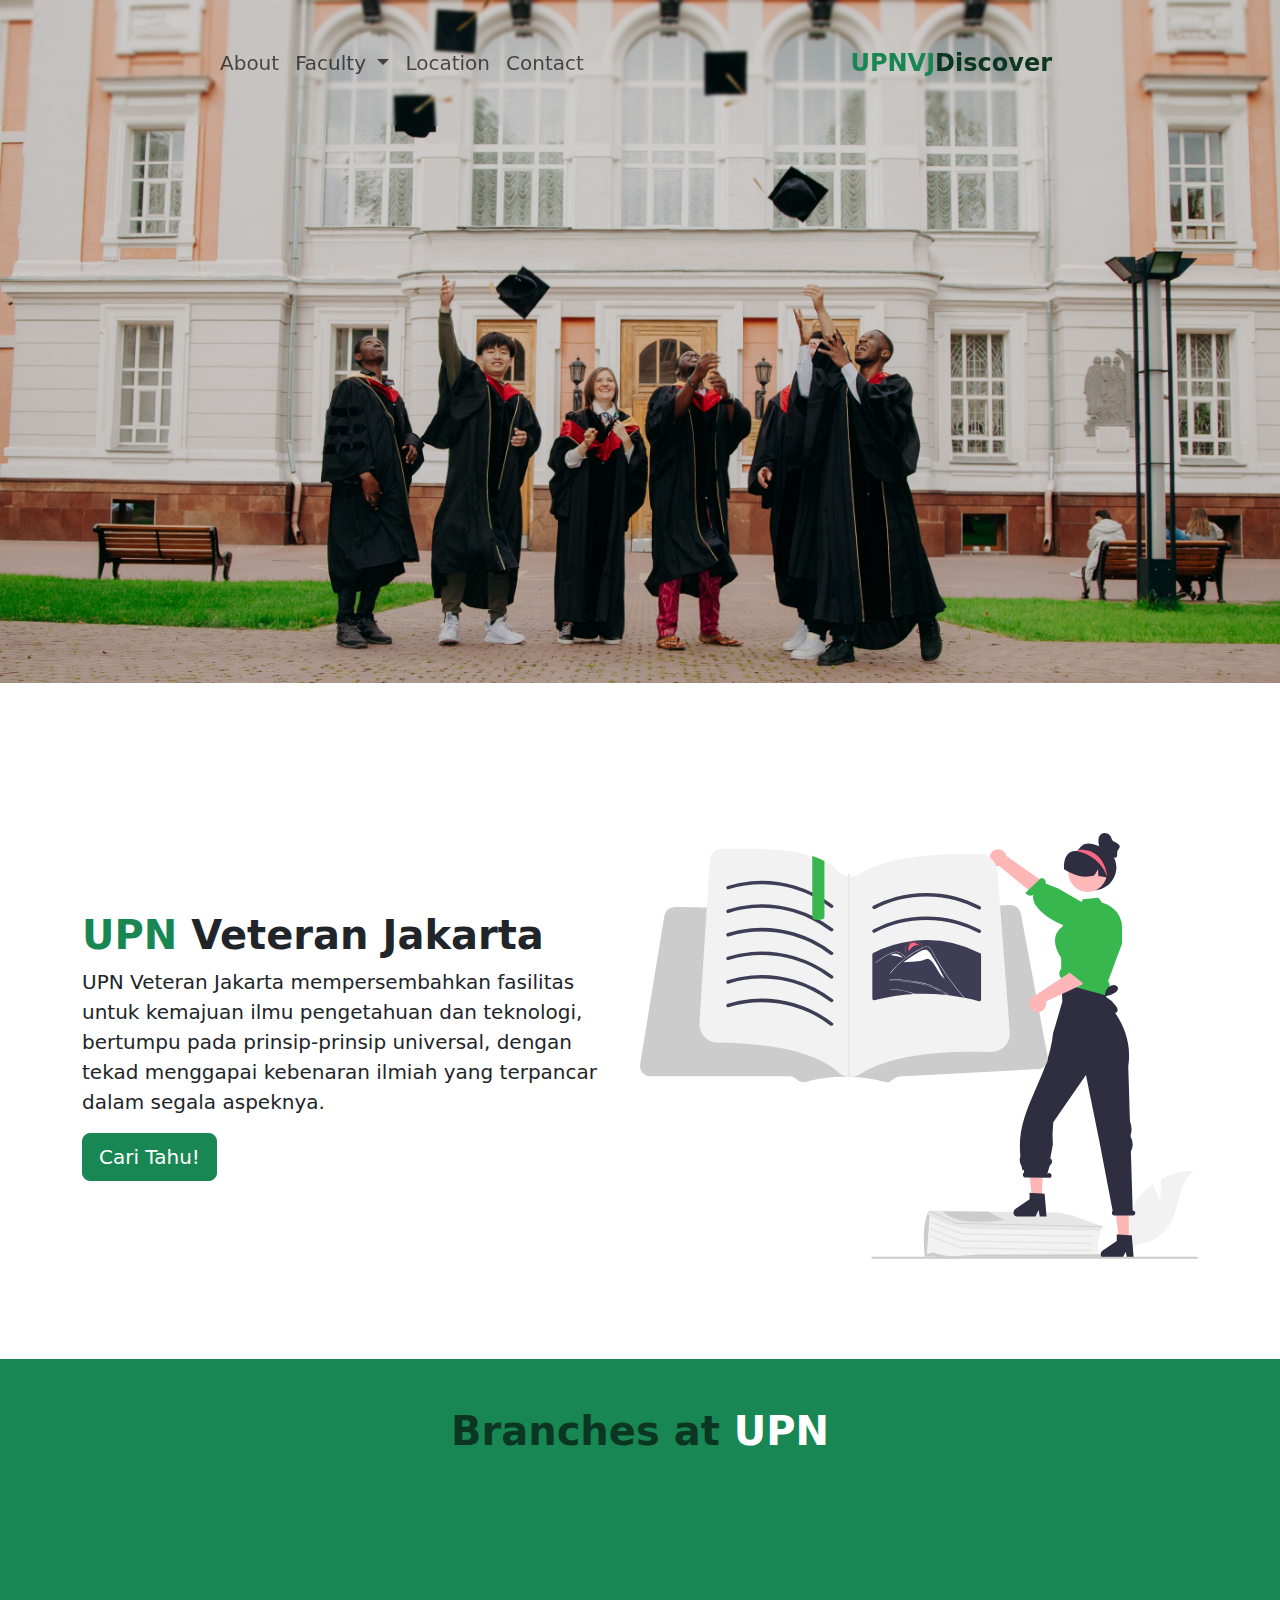
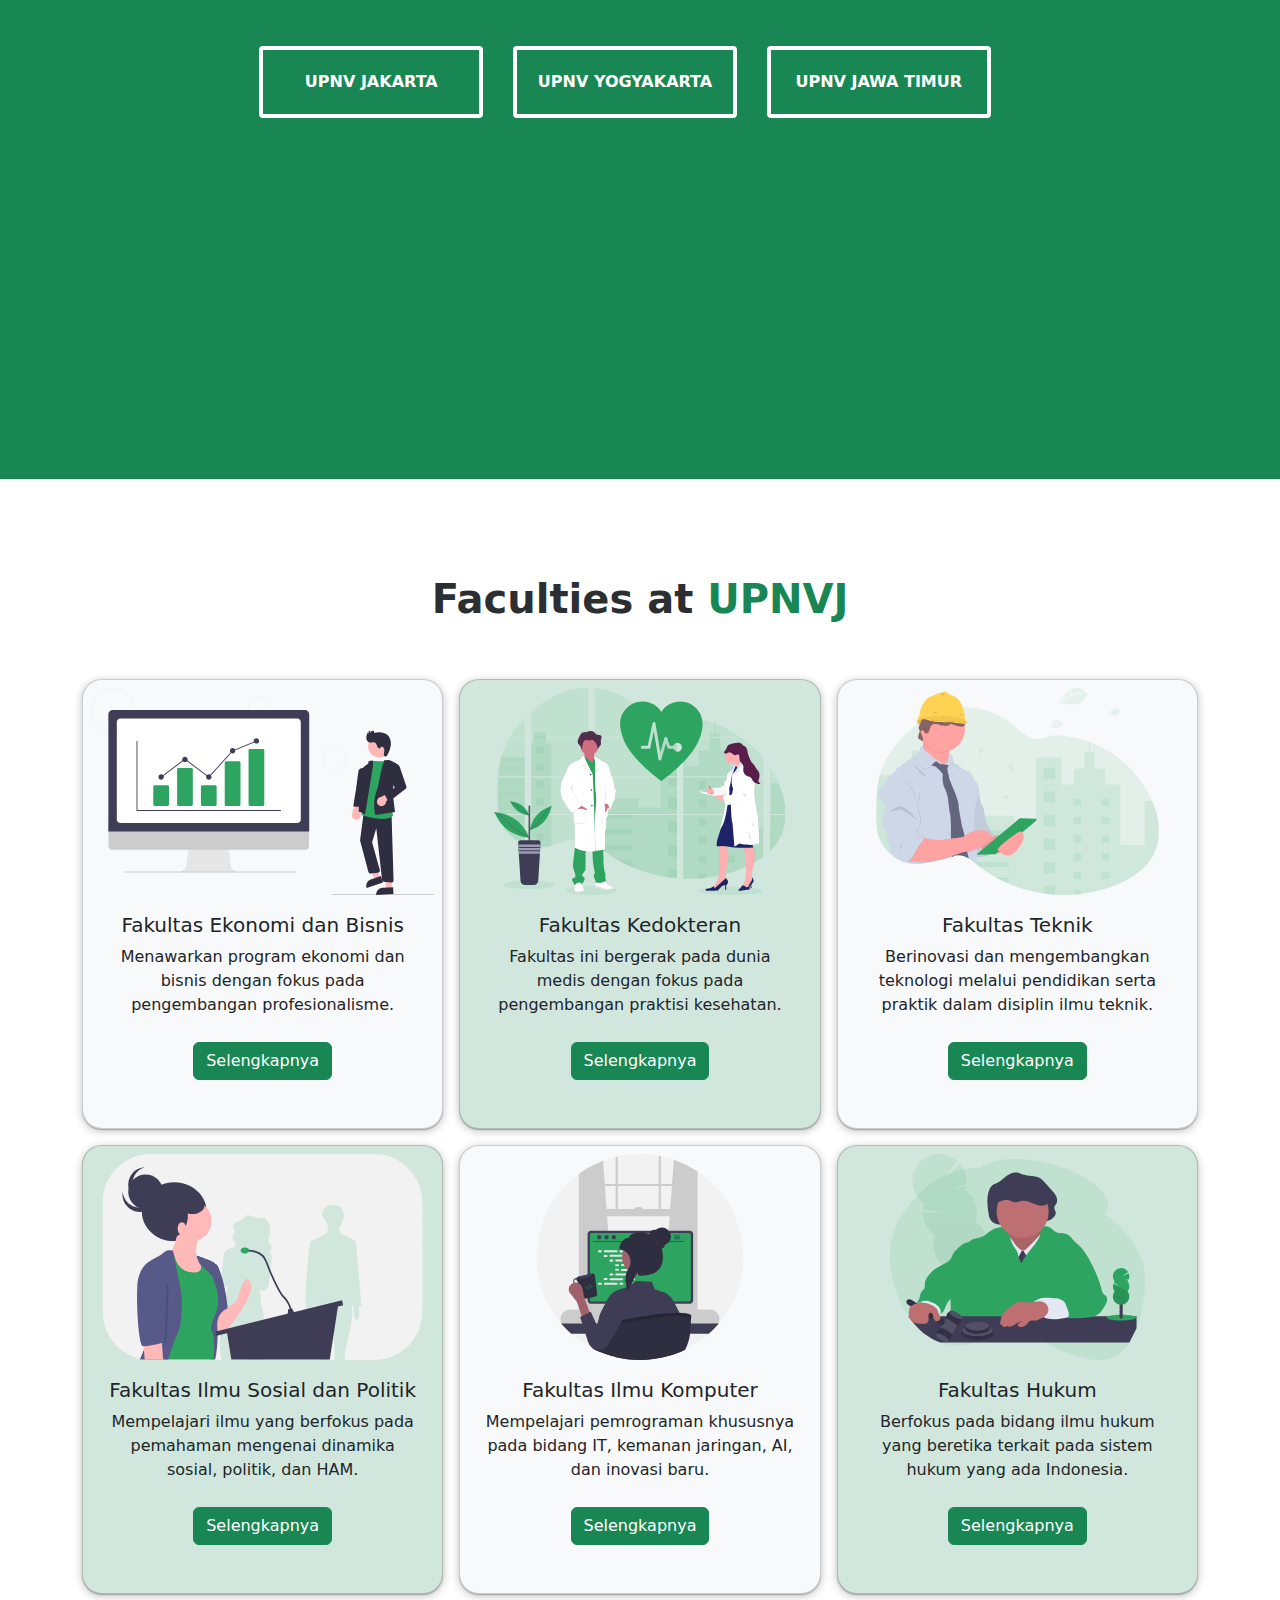
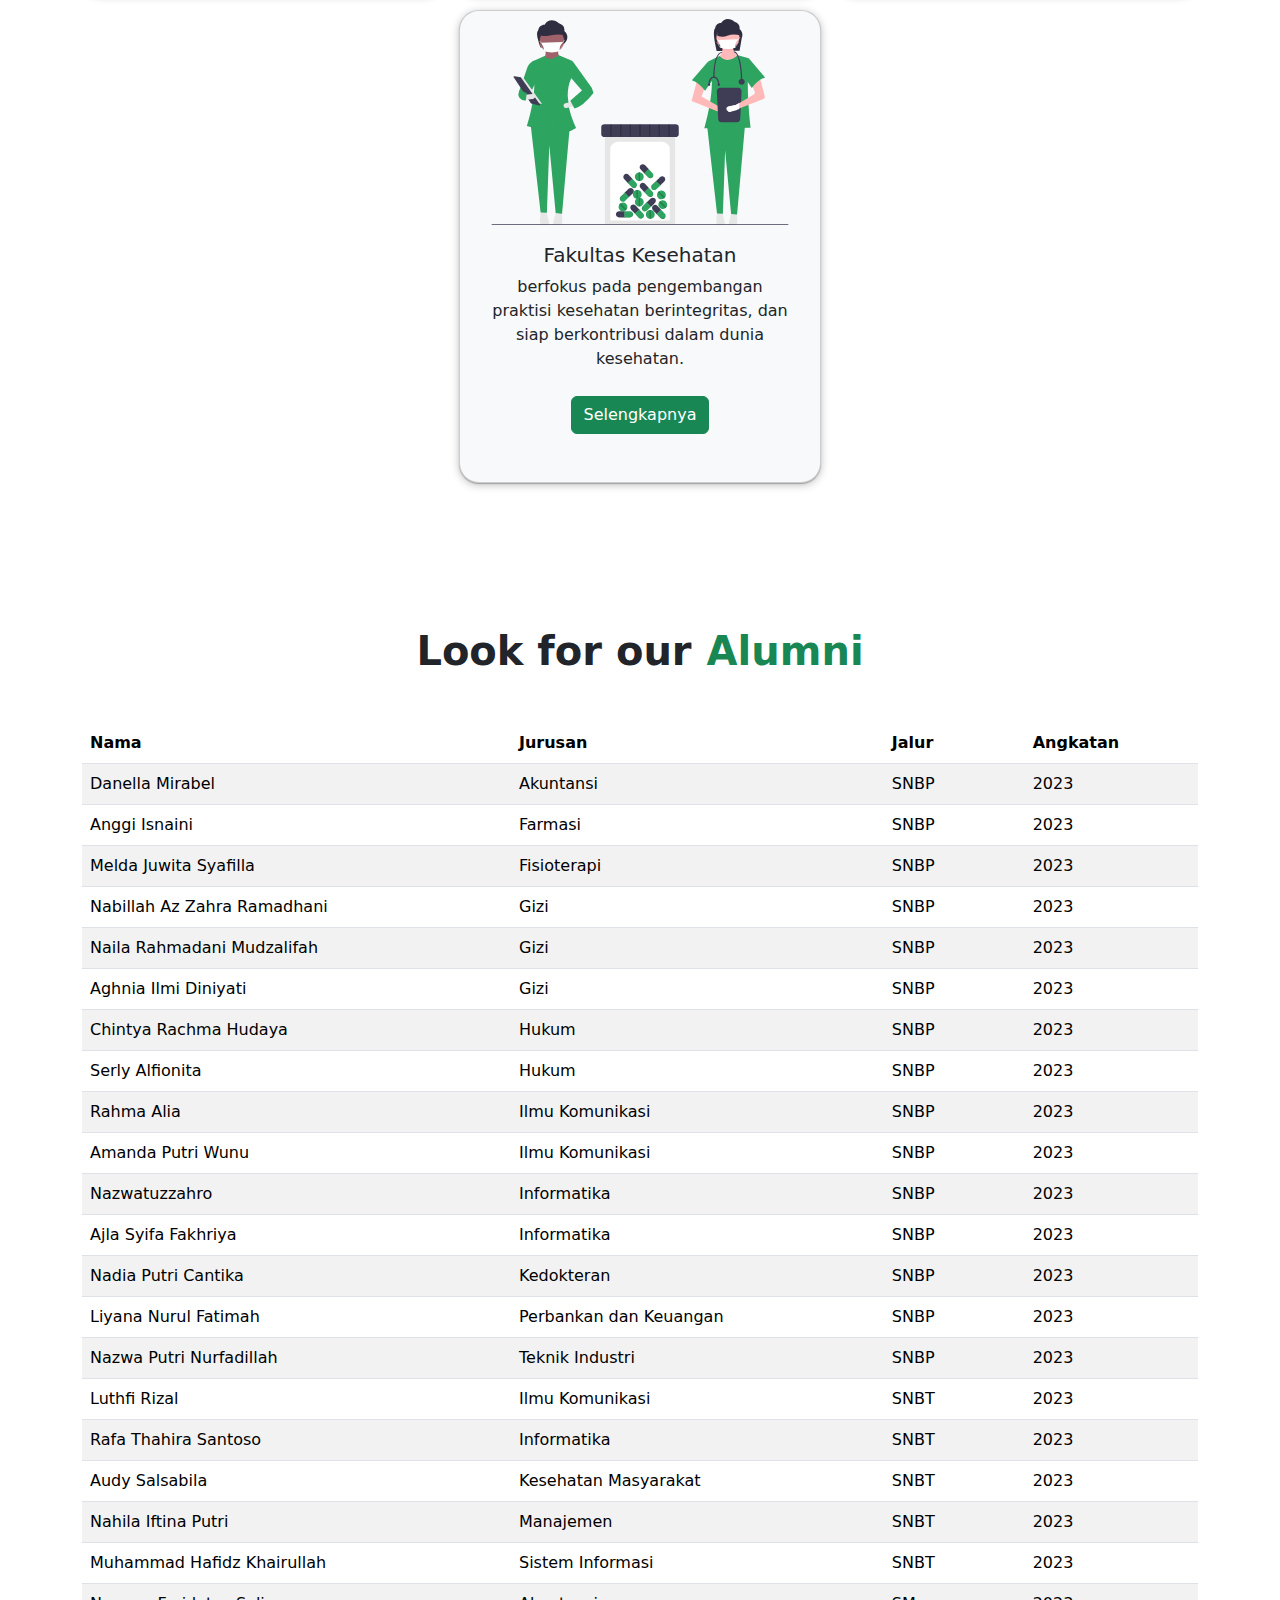
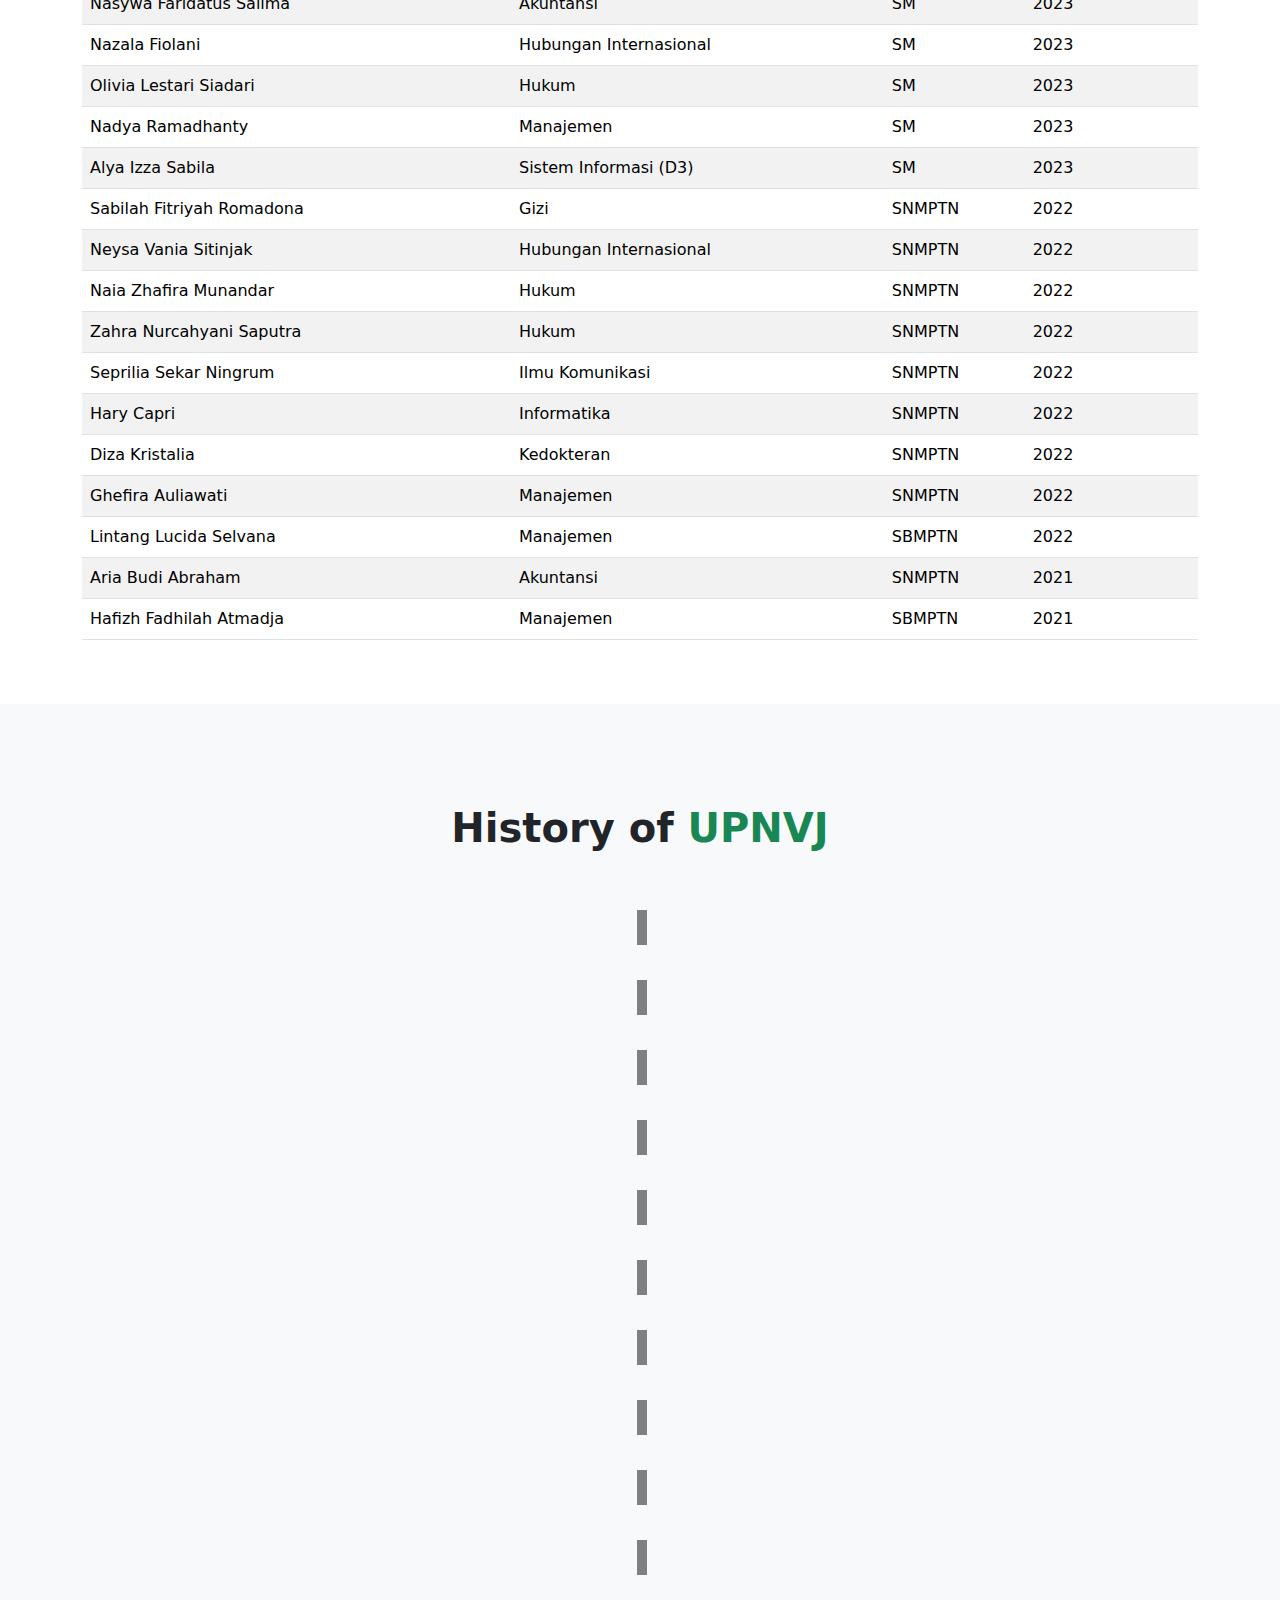
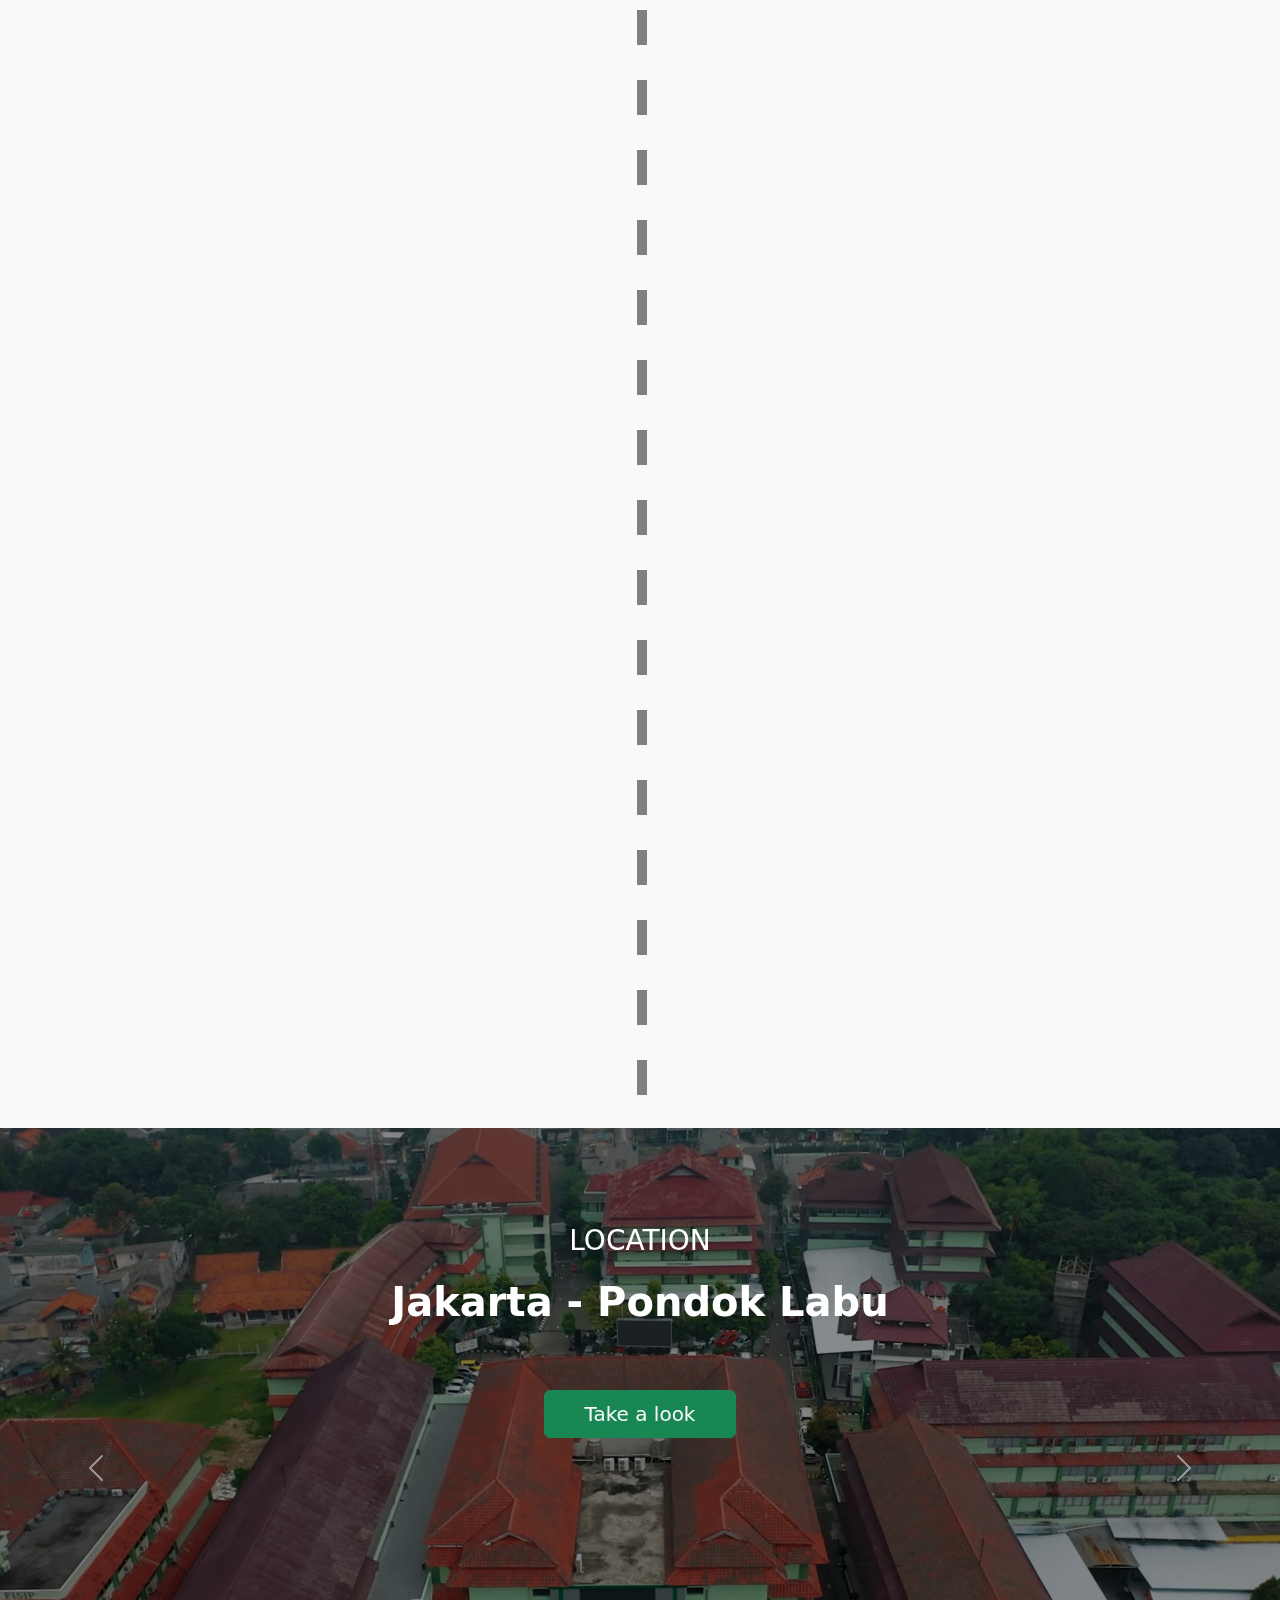
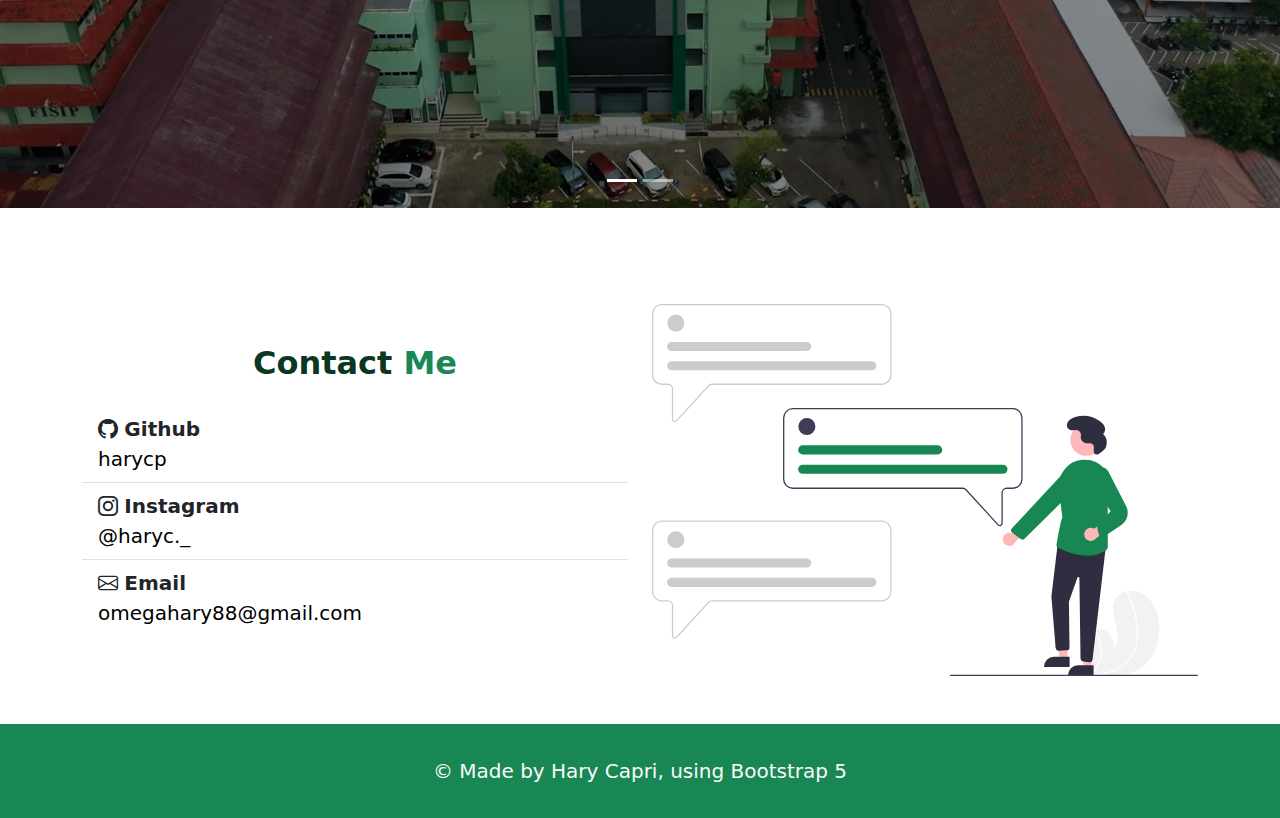
<file: index.html>
<!DOCTYPE html>
<html lang="en">
  <head>
    <meta charset="UTF-8" />
    <meta name="viewport" content="width=device-width, initial-scale=1.0" />
    <title>Profile UPN</title>
    <link
      href="https://cdn.jsdelivr.net/npm/bootstrap@5.3.2/dist/css/bootstrap.min.css"
      rel="stylesheet"
      integrity="sha384-T3c6CoIi6uLrA9TneNEoa7RxnatzjcDSCmG1MXxSR1GAsXEV/Dwwykc2MPK8M2HN"
      crossorigin="anonymous"
    />
    <link
      rel="stylesheet"
      href="https://cdn.jsdelivr.net/npm/bootstrap-icons@1.11.2/font/bootstrap-icons.min.css"
    />
    <link
      rel="stylesheet"
      href="https://cdnjs.cloudflare.com/ajax/libs/twitter-bootstrap/5.3.0/css/bootstrap.min.css"
    />
    <link
      rel="stylesheet"
      href="https://cdn.datatables.net/1.13.7/css/dataTables.bootstrap5.min.css"
    />
    <link rel="stylesheet" href="styles.css" />

    <script
      defer
      src="https://cdn.jsdelivr.net/npm/bootstrap@5.3.2/dist/js/bootstrap.bundle.min.js"
      integrity="sha384-C6RzsynM9kWDrMNeT87bh95OGNyZPhcTNXj1NW7RuBCsyN/o0jlpcV8Qyq46cDfL"
      crossorigin="anonymous"
    ></script>
    <script defer src="https://code.jquery.com/jquery-3.7.0.js"></script>
    <script
      defer
      src="https://cdn.datatables.net/1.13.7/js/jquery.dataTables.min.js"
    ></script>
    <script
      defer
      src="https://cdn.datatables.net/1.13.7/js/dataTables.bootstrap5.min.js"
    ></script>
    <script defer src="js/index.js"></script>
    <script defer src="js/data.js"></script>
  </head>
  <body>
    <button
      onclick="topFunction()"
      id="myBtn"
      class="bi bi-arrow-up-circle-fill bi-lg bg-transparent"
      title="Go to top"
      style="font-size: 36px"
    ></button>
    <!--Navbar-->
    <nav
      class="navbar navbar-expand-lg bg-transparant navbar-light fixed-top sticky-navbar"
    >
      <div class="container">
        <a href="#" class="navbar-brand d-block d-lg-none">
          <span class="fs-4 fw-bolder text-success">UPNVJ</span
          ><span class="fs-4 fw-bold text-success-emphasis">Discover</span>
        </a>
        <button
          class="navbar-toggler ms-auto"
          type="button"
          data-bs-toggle="collapse"
          data-bs-target="#navmenu"
        >
          <span class="navbar-toggler-icon"></span>
        </button>

        <div class="collapse navbar-collapse" id="navmenu">
          <ul class="navbar-nav me-auto">
            <li class="nav-item fs-5">
              <a href="#about" class="nav-link">About</a>
            </li>
            <li class="nav-item fs-5 dropdown">
              <a
                class="nav-link dropdown-toggle"
                href="#"
                role="button"
                data-bs-toggle="dropdown"
                aria-expanded="false"
              >
                Faculty
              </a>
              <ul class="dropdown-menu bg-body-secondary">
                <li>
                  <a class="dropdown-item" href="faculty/feb.html"
                    >Ekonomi dan Bisnis</a
                  >
                </li>
                <li>
                  <a class="dropdown-item" href="faculty/fk.html">Kedokteran</a>
                </li>
                <li>
                  <a class="dropdown-item" href="faculty/ft.html">Teknik</a>
                </li>
                <li>
                  <a class="dropdown-item" href="faculty/fisip.html"
                    >Ilmu Sosial dan Politik</a
                  >
                </li>
                <li>
                  <a class="dropdown-item" href="faculty/fik.html"
                    >Ilmu Komputer</a
                  >
                </li>
                <li>
                  <a class="dropdown-item" href="faculty/fh.html">Hukum</a>
                </li>
                <li>
                  <a class="dropdown-item" href="faculty/fikes.html"
                    >Kesehatan</a
                  >
                </li>
                <li><hr class="dropdown-divider" /></li>
                <li><a class="dropdown-item" href="#faculty">View all</a></li>
              </ul>
            </li>
            <li class="nav-item fs-5">
              <a href="#location" class="nav-link">Location</a>
            </li>
            <li class="nav-item fs-5">
              <a href="#contact" class="nav-link">Contact</a>
            </li>
          </ul>
        </div>

        <a href="#" class="navbar-brand d-none d-lg-block">
          <span class="fs-4 fw-bolder text-success">UPNVJ</span
          ><span class="fs-4 fw-bold text-success-emphasis">Discover</span></a
        >
      </div>
    </nav>

    <img class="img-fluid" src="images/wisuda.jpg" alt="background-top" />

    <!--About Section-->
    <section
      id="about"
      class="about text-dark text-center text-sm-start pb-sm-0"
    >
      <div class="container">
        <div class="d-flex align-items-center">
          <div>
            <h1 class="fw-bold">
              <span class="text-success">UPN</span>
              <span>Veteran</span>
              <span>Jakarta</span>
            </h1>
            <p class="lead">
              UPN Veteran Jakarta mempersembahkan fasilitas untuk kemajuan ilmu
              pengetahuan dan teknologi, bertumpu pada prinsip-prinsip
              universal, dengan tekad menggapai kebenaran ilmiah yang terpancar
              dalam segala aspeknya.
            </p>
            <a href="#timeline" class="btn btn-success btn-lg"> Cari Tahu! </a>
          </div>
          <img
            class="img-fluid w-50 d-none d-sm-block ms-2"
            src="images/about.svg"
            alt="gambar-upn"
          />
        </div>
      </div>
    </section>

    <!--Banner Section-->
    <section class="main-banner bg_image bg-success pt-5 pb-5">
      <h1 class="text-center fw-bolder text-success-emphasis pb-2">
        Branches at <span class="text-white">UPN</span>
      </h1>
      <div class="container container-banner pt-5 pb-5">
        <div class="coloumn mx-auto">
          <div onmouseover='imgChange("images/UPNVJ.png")' class="col">
            <a
              class="text-black"
              href="https://www.upnvj.ac.id/"
              target="_blank"
            >
              <p>UPNV JAKARTA</p></a
            >
          </div>
          <div onmouseover='imgChange("images/UPNVY.png")' class="col">
            <a
              class="text-black"
              href="https://www.upnyk.ac.id/"
              target="_blank"
            >
              <p>UPNV YOGYAKARTA</p></a
            >
          </div>
          <div onmouseover='imgChange("images/UPNVJT.jpg")' class="col">
            <a
              class="text-black"
              href="https://www.upnjatim.ac.id/"
              target="_blank"
            >
              <p>UPNV JAWA TIMUR</p></a
            >
          </div>
        </div>
      </div>
    </section>

    <!--Faculty Section -->
    <section id="faculty">
      <div class="container py-5">
        <h1 class="text-center fw-bolder pt-5">
          <span class="text-secondary-emphasis">Faculties at</span>
          <span class="text-success">UPNVJ</span>
        </h1>
        <div class="row row-cols-1 row-cols-md-3 text-center g-3 py-5">
          <div class="col">
            <div class="card bg-light text-dark">
              <img
                src="images/FEB.svg"
                class="card-img-top p-2"
                alt="gambar-feb"
              />
              <div class="card-body">
                <h5 class="card-title">Fakultas Ekonomi dan Bisnis</h5>
                <p class="card-text">
                  Menawarkan program ekonomi dan bisnis dengan fokus pada
                  pengembangan profesionalisme.
                </p>
              </div>
              <div class="d-flex justify-content-around mb-5">
                <a href="faculty/feb.html" class="btn btn-success"
                  >Selengkapnya</a
                >
              </div>
            </div>
          </div>
          <div class="col">
            <div class="card bg-success-subtle text-dark">
              <img
                src="images/FK.svg"
                class="card-img-top p-2"
                alt="gambar-fk"
              />
              <div class="card-body">
                <h5 class="card-title">Fakultas Kedokteran</h5>
                <p class="card-text">
                  Fakultas ini bergerak pada dunia medis dengan fokus pada
                  pengembangan praktisi kesehatan.
                </p>
              </div>
              <div class="d-flex justify-content-around mb-5">
                <a href="faculty/fk.html" class="btn btn-success"
                  >Selengkapnya</a
                >
              </div>
            </div>
          </div>
          <div class="col">
            <div class="card bg-light text-dark">
              <img
                src="images/FT.svg"
                class="card-img-top p-2"
                alt="gambar-ft"
              />
              <div class="card-body">
                <h5 class="card-title">Fakultas Teknik</h5>
                <p class="card-text">
                  Berinovasi dan mengembangkan teknologi melalui pendidikan
                  serta praktik dalam disiplin ilmu teknik.
                </p>
              </div>
              <div class="d-flex justify-content-around mb-5">
                <a href="faculty/ft.html" class="btn btn-success"
                  >Selengkapnya</a
                >
              </div>
            </div>
          </div>
          <div class="col">
            <div class="card bg-success-subtle text-dark">
              <img
                src="images/FISIP.svg"
                class="card-img-top p-2"
                alt="gambar-fisip"
              />
              <div class="card-body">
                <h5 class="card-title">Fakultas Ilmu Sosial dan Politik</h5>
                <p class="card-text">
                  Mempelajari ilmu yang berfokus pada pemahaman mengenai
                  dinamika sosial, politik, dan HAM.
                </p>
              </div>
              <div class="d-flex justify-content-around mb-5">
                <a href="faculty/fisip.html" class="btn btn-success"
                  >Selengkapnya</a
                >
              </div>
            </div>
          </div>
          <div class="col">
            <div class="card bg-light text-dark">
              <img
                src="images/FIK.svg"
                class="card-img-top p-2"
                alt="gambar-fik"
              />
              <div class="card-body">
                <h5 class="card-title">Fakultas Ilmu Komputer</h5>
                <p class="card-text">
                  Mempelajari pemrograman khususnya pada bidang IT, kemanan
                  jaringan, AI, dan inovasi baru.
                </p>
              </div>
              <div class="d-flex justify-content-around mb-5">
                <a href="faculty/fik.html" class="btn btn-success"
                  >Selengkapnya</a
                >
              </div>
            </div>
          </div>
          <div class="col">
            <div class="card bg-success-subtle text-dark">
              <img
                src="images/FH.svg"
                class="card-img-top p-2"
                alt="gambar-fh"
              />
              <div class="card-body">
                <h5 class="card-title">Fakultas Hukum</h5>
                <p class="card-text">
                  Berfokus pada bidang ilmu hukum yang beretika terkait pada
                  sistem hukum yang ada Indonesia.
                </p>
              </div>
              <div class="d-flex justify-content-around mb-5">
                <a href="faculty/fh.html" class="btn btn-success"
                  >Selengkapnya</a
                >
              </div>
            </div>
          </div>
          <div class="col mx-auto">
            <div class="card bg-light text-dark">
              <img
                src="images/FIKKES.svg"
                class="card-img-top p-2"
                alt="gambar-fikes"
              />
              <div class="card-body">
                <h5 class="card-title">Fakultas Kesehatan</h5>
                <p class="card-text">
                  berfokus pada pengembangan praktisi kesehatan berintegritas,
                  dan siap berkontribusi dalam dunia kesehatan.
                </p>
              </div>
              <div class="d-flex justify-content-around mb-5">
                <a href="faculty/fikes.html" class="btn btn-success"
                  >Selengkapnya</a
                >
              </div>
            </div>
          </div>
        </div>
      </div>
    </section>

    <!-- Alumni Section -->
    <section id="alumni">
      <div class="container py-5">
        <h1 class="fw-bold mb-5" style="display: flex; justify-content: center">
          Look for our
          <span class="text-success" style="margin-left: 15px"> Alumni</span>
        </h1>
        <table id="example" class="table table-striped" style="width: 100%">
          <thead>
            <tr>
              <th>Nama</th>
              <th>Jurusan</th>
              <th>Jalur</th>
              <th>Angkatan</th>
            </tr>
          </thead>
          <tbody>
            <tr>
              <td>Danella Mirabel</td>
              <td>Akuntansi</td>
              <td>SNBP</td>
              <td>2023</td>
            </tr>
            <tr>
              <td>Anggi Isnaini</td>
              <td>Farmasi</td>
              <td>SNBP</td>
              <td>2023</td>
            </tr>
            <tr>
              <td>Melda Juwita Syafilla</td>
              <td>Fisioterapi</td>
              <td>SNBP</td>
              <td>2023</td>
            </tr>
            <tr>
              <td>Nabillah Az Zahra Ramadhani</td>
              <td>Gizi</td>
              <td>SNBP</td>
              <td>2023</td>
            </tr>
            <tr>
              <td>Naila Rahmadani Mudzalifah</td>
              <td>Gizi</td>
              <td>SNBP</td>
              <td>2023</td>
            </tr>
            <tr>
              <td>Aghnia Ilmi Diniyati</td>
              <td>Gizi</td>
              <td>SNBP</td>
              <td>2023</td>
            </tr>
            <tr>
              <td>Chintya Rachma Hudaya</td>
              <td>Hukum</td>
              <td>SNBP</td>
              <td>2023</td>
            </tr>
            <tr>
              <td>Serly Alfionita</td>
              <td>Hukum</td>
              <td>SNBP</td>
              <td>2023</td>
            </tr>
            <tr>
              <td>Rahma Alia</td>
              <td>Ilmu Komunikasi</td>
              <td>SNBP</td>
              <td>2023</td>
            </tr>
            <tr>
              <td>Amanda Putri Wunu</td>
              <td>Ilmu Komunikasi</td>
              <td>SNBP</td>
              <td>2023</td>
            </tr>
            <tr>
              <td>Nazwatuzzahro</td>
              <td>Informatika</td>
              <td>SNBP</td>
              <td>2023</td>
            </tr>
            <tr>
              <td>Ajla Syifa Fakhriya</td>
              <td>Informatika</td>
              <td>SNBP</td>
              <td>2023</td>
            </tr>
            <tr>
              <td>Nadia Putri Cantika</td>
              <td>Kedokteran</td>
              <td>SNBP</td>
              <td>2023</td>
            </tr>
            <tr>
              <td>Liyana Nurul Fatimah</td>
              <td>Perbankan dan Keuangan</td>
              <td>SNBP</td>
              <td>2023</td>
            </tr>
            <tr>
              <td>Nazwa Putri Nurfadillah</td>
              <td>Teknik Industri</td>
              <td>SNBP</td>
              <td>2023</td>
            </tr>
            <tr>
              <td>Luthfi Rizal</td>
              <td>Ilmu Komunikasi</td>
              <td>SNBT</td>
              <td>2023</td>
            </tr>
            <tr>
              <td>Rafa Thahira Santoso</td>
              <td>Informatika</td>
              <td>SNBT</td>
              <td>2023</td>
            </tr>
            <tr>
              <td>Audy Salsabila</td>
              <td>Kesehatan Masyarakat</td>
              <td>SNBT</td>
              <td>2023</td>
            </tr>
            <tr>
              <td>Nahila Iftina Putri</td>
              <td>Manajemen</td>
              <td>SNBT</td>
              <td>2023</td>
            </tr>
            <tr>
              <td>Muhammad Hafidz Khairullah</td>
              <td>Sistem Informasi</td>
              <td>SNBT</td>
              <td>2023</td>
            </tr>
            <tr>
              <td>Nasywa Faridatus Salima</td>
              <td>Akuntansi</td>
              <td>SM</td>
              <td>2023</td>
            </tr>
            <tr>
              <td>Nazala Fiolani</td>
              <td>Hubungan Internasional</td>
              <td>SM</td>
              <td>2023</td>
            </tr>
            <tr>
              <td>Olivia Lestari Siadari</td>
              <td>Hukum</td>
              <td>SM</td>
              <td>2023</td>
            </tr>
            <tr>
              <td>Nadya Ramadhanty</td>
              <td>Manajemen</td>
              <td>SM</td>
              <td>2023</td>
            </tr>
            <tr>
              <td>Alya Izza Sabila</td>
              <td>Sistem Informasi (D3)</td>
              <td>SM</td>
              <td>2023</td>
            </tr>
            <tr>
              <td>Sabilah Fitriyah Romadona</td>
              <td>Gizi</td>
              <td>SNMPTN</td>
              <td>2022</td>
            </tr>
            <tr>
              <td>Neysa Vania Sitinjak</td>
              <td>Hubungan Internasional</td>
              <td>SNMPTN</td>
              <td>2022</td>
            </tr>
            <tr>
              <td>Naia Zhafira Munandar</td>
              <td>Hukum</td>
              <td>SNMPTN</td>
              <td>2022</td>
            </tr>
            <tr>
              <td>Zahra Nurcahyani Saputra</td>
              <td>Hukum</td>
              <td>SNMPTN</td>
              <td>2022</td>
            </tr>
            <tr>
              <td>Seprilia Sekar Ningrum</td>
              <td>Ilmu Komunikasi</td>
              <td>SNMPTN</td>
              <td>2022</td>
            </tr>
            <tr>
              <td>Hary Capri</td>
              <td>Informatika</td>
              <td>SNMPTN</td>
              <td>2022</td>
            </tr>
            <tr>
              <td>Diza Kristalia</td>
              <td>Kedokteran</td>
              <td>SNMPTN</td>
              <td>2022</td>
            </tr>
            <tr>
              <td>Ghefira Auliawati</td>
              <td>Manajemen</td>
              <td>SNMPTN</td>
              <td>2022</td>
            </tr>
            <tr>
              <td>Lintang Lucida Selvana</td>
              <td>Manajemen</td>
              <td>SBMPTN</td>
              <td>2022</td>
            </tr>
            <tr>
              <td>Aria Budi Abraham</td>
              <td>Akuntansi</td>
              <td>SNMPTN</td>
              <td>2021</td>
            </tr>
            <tr>
              <td>Hafizh Fadhilah Atmadja</td>
              <td>Manajemen</td>
              <td>SBMPTN</td>
              <td>2021</td>
            </tr>
          </tbody>
        </table>
      </div>
    </section>

    <!-- Timeline Section -->

    <section id="timeline" class="bg-light mt-0">
      <h1 class="container timeline-title text-center fw-bolder">
        <span class="text-success-emphasis"></span>History of
        <span class="text-success">UPNVJ</span>
      </h1>
      <div class="timeline">
        <div class="container-timeline left-container">
          <img src="images/logo-upn.png" />
          <div class="text-box">
            <h2>1958.</h2>
            <small>15 Desember</small>
            <p>
              Pendirian Akademi Pembangunan Nasional "Veteran" di Yogyakarta
              dengan beberapa jurusan.
            </p>
            <span class="left-container-arrow"></span>
          </div>
        </div>
        <div class="container-timeline right-container">
          <img src="images/logo-upn.png" />
          <div class="text-box">
            <h2>1967.</h2>
            <small>21 Februari</small>
            <p>
              Berdirinya tiga akademi di bawah naungan Lembaga Pembinaan Kader
              Pembangunan (LPKP).
            </p>
            <span class="right-container-arrow"></span>
          </div>
        </div>
        <div class="container-timeline left-container">
          <img src="images/logo-upn.png" />
          <div class="text-box">
            <h2>1977.</h2>
            <small>30 November</small>
            <p>
              PPTN "Veteran" Cabang Jakarta berubah nama menjadi Universitas
              Pembangunan Nasional "Veteran" Cabang Jakarta.
            </p>
            <span class="left-container-arrow"></span>
          </div>
        </div>
        <div class="container-timeline right-container">
          <img src="images/logo-upn.png" />
          <div class="text-box">
            <h2>1993.</h2>
            <small>27 Februari</small>
            <p>
              UPN Veteran Cabang Jakarta menjadi universitas yang mandiri penuh
              setelah beripisah dari UPN Veteran Yogyakarta.
            </p>
            <span class="right-container-arrow"></span>
          </div>
        </div>
        <div class="container-timeline left-container">
          <img src="images/logo-upn.png" />
          <div class="text-box">
            <h2>1994.</h2>
            <small>29 November</small>
            <p>
              Perubahan status dari Perguruan Tinggi Kedinasan menjadi Perguruan
              Tinggi Swasta.
            </p>
            <span class="left-container-arrow"></span>
          </div>
        </div>
        <div class="container-timeline right-container">
          <img src="images/logo-upn.png" />
          <div class="text-box">
            <h2>2000.</h2>
            <small>-</small>
            <p>
              Seluruh program - program studi yang berada di bawah fakultas
              UPNVJ berhasil mendapatkan akreditasi BAN-PT.
            </p>
            <span class="right-container-arrow"></span>
          </div>
        </div>
        <div class="container-timeline left-container">
          <img src="images/logo-upn.png" />
          <div class="text-box">
            <h2>2014.</h2>
            <small>06 Oktober</small>
            <p>UPNVJ ditetapkan menjadi Perguruan Tinggi Negeri.</p>
            <span class="left-container-arrow"></span>
          </div>
        </div>
      </div>
    </section>

    <!-- Location Section -->
    <section id="location">
      <div id="hero-carousel" class="carousel slide" data-bs-ride="carousel">
        <div class="carousel-indicators">
          <button
            type="button"
            data-bs-target="#hero-carousel"
            data-bs-slide-to="0"
            class="active"
            aria-current="true"
            aria-label="Slide 1"
          ></button>
          <button
            type="button"
            data-bs-target="#hero-carousel"
            data-bs-slide-to="1"
            aria-label="Slide 2"
          ></button>
        </div>

        <div class="carousel-inner mb-5">
          <div class="carousel-item active c-item">
            <img
              src="images/pondok-labu.png"
              class="d-block w-100 c-img"
              alt="Slide 1"
            />
            <div class="carousel-caption top-0 mt-4">
              <p class="text-uppercase fs-3 mt-5">Location</p>
              <p class="display-1 fs-1 fw-bold text-capitalize">
                Jakarta - Pondok Labu
              </p>
              <button
                class="btn btn-success px-4 py-2 fs-5 mt-5"
                data-bs-toggle="modal"
                data-bs-target="#booking-modal"
              >
                <a
                  href="https://maps.app.goo.gl/isQuPLN2e185GxiDA"
                  target="_blank"
                  class="text-decoration-none text-light p-3"
                  >Take a look</a
                >
              </button>
            </div>
          </div>
          <div class="carousel-item c-item">
            <img
              src="images/limo.png"
              class="d-block w-100 c-img"
              alt="Slide 2"
            />
            <div class="carousel-caption top-0 mt-4">
              <p class="text-uppercase fs-3 mt-5">Location</p>
              <p class="display-1 fs-1 fw-bold text-capitalize">Depok - Limo</p>
              <button
                class="btn btn-success px-4 py-2 fs-5 mt-5"
                data-bs-toggle="modal"
                data-bs-target="#booking-modal"
              >
                <a
                  href="https://maps.app.goo.gl/KW1a1YHqne5MCQAG9"
                  target="_blank"
                  class="text-decoration-none text-light p-3"
                  >Take a look</a
                >
              </button>
            </div>
          </div>
        </div>
        <button
          class="carousel-control-prev"
          type="button"
          data-bs-target="#hero-carousel"
          data-bs-slide="prev"
        >
          <span class="carousel-control-prev-icon" aria-hidden="true"></span>
          <span class="visually-hidden">Previous</span>
        </button>
        <button
          class="carousel-control-next"
          type="button"
          data-bs-target="#hero-carousel"
          data-bs-slide="next"
        >
          <span class="carousel-control-next-icon" aria-hidden="true"></span>
          <span class="visually-hidden">Next</span>
        </button>
      </div>
    </section>

    <!--Contact Section -->
    <section id="contact" class="p-5">
      <div class="container">
        <div class="row g-4 align-items-center">
          <div class="col-md">
            <h2 class="text-center mb-4 fw-bold text-success-emphasis">
              Contact <span class="text-success">Me</span>
            </h2>
            <ul class="list-group list-group-flush lead">
              <li class="list-group-item">
                <i class="bi bi-github"></i>
                <span class="fw-bold">Github</span> <br /><a
                  href="https://github.com/harycp"
                  class="text-decoration-none lead text-black"
                  >harycp</a
                >
              </li>
              <li class="list-group-item">
                <i class="bi bi-instagram"></i>
                <span class="fw-bold">Instagram</span> <br /><a
                  href="https://www.instagram.com/haryc._"
                  class="text-decoration-none lead text-black"
                  >@haryc._</a
                >
              </li>
              <li class="list-group-item">
                <i class="bi bi-envelope"></i>
                <span class="fw-bold">Email</span>
                <br /><a
                  href="mailto:2210511023@mahasiswa.upnvj.ac.id"
                  class="text-decoration-none lead text-black"
                  >omegahary88@gmail.com</a
                >
              </li>
            </ul>
          </div>
          <div class="col-md">
            <img
              class="img-fluid"
              src="images/contact.svg"
              alt="gambar-kontak"
            />
          </div>
        </div>
      </div>
    </section>

    <!-- Footer Section -->
    <footer class="p-3 bg-success text-light text-center position-relative">
      <div class="container">
        <p class="lead mt-3">&copy Made by Hary Capri, using Bootstrap 5</p>
      </div>
    </footer>
  </body>
</html>
</file>
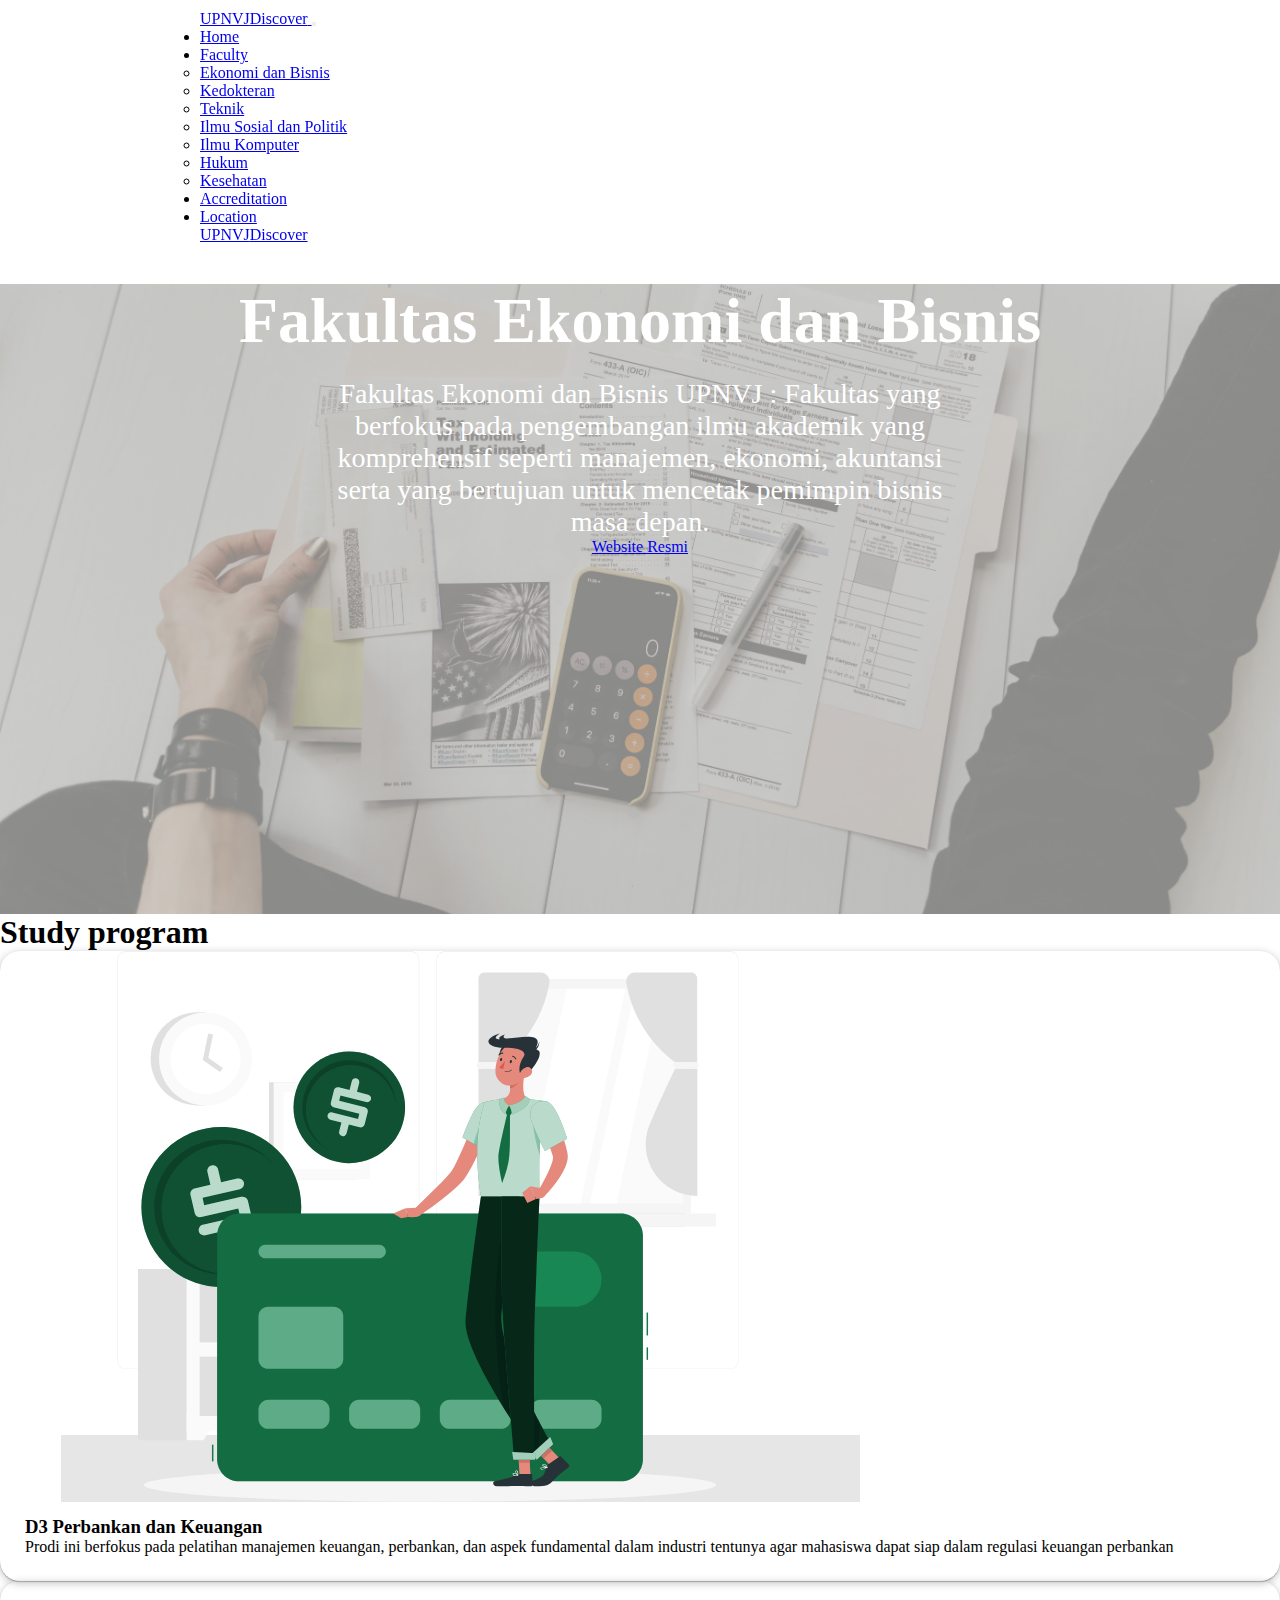
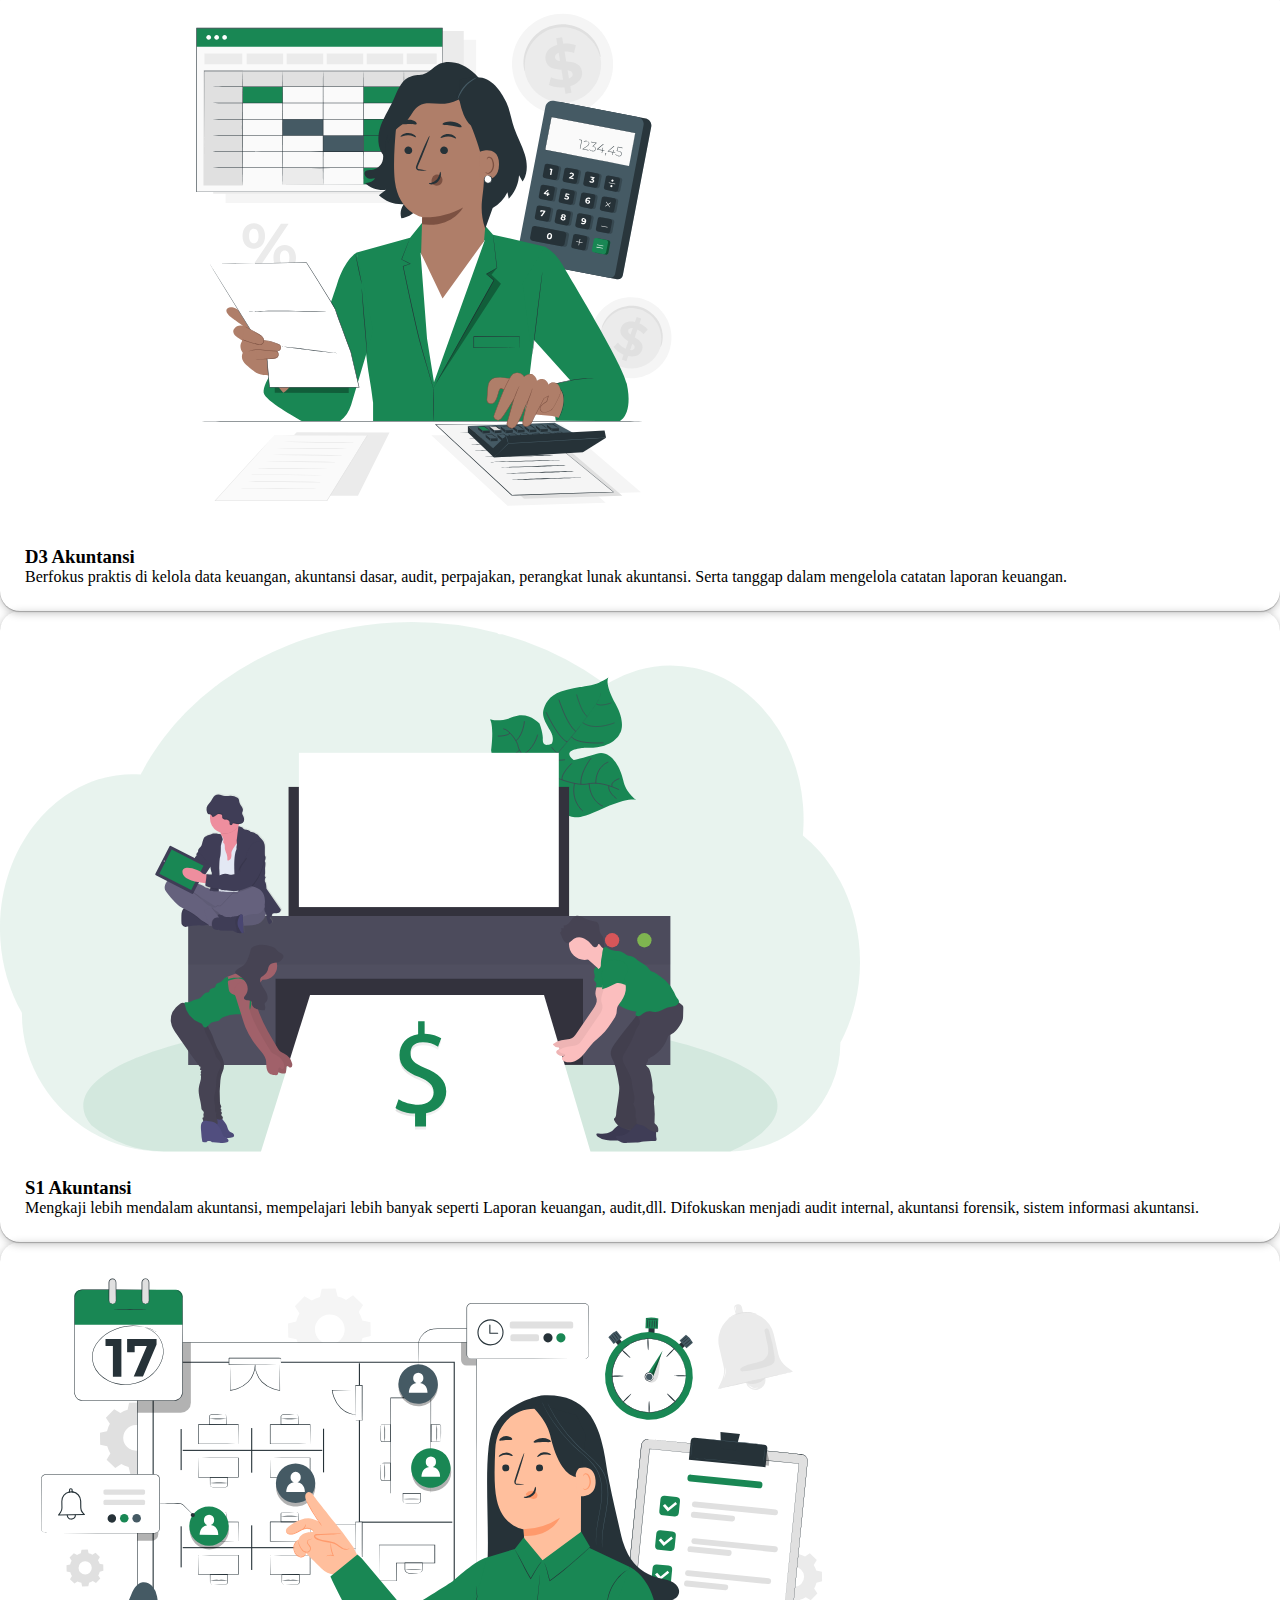
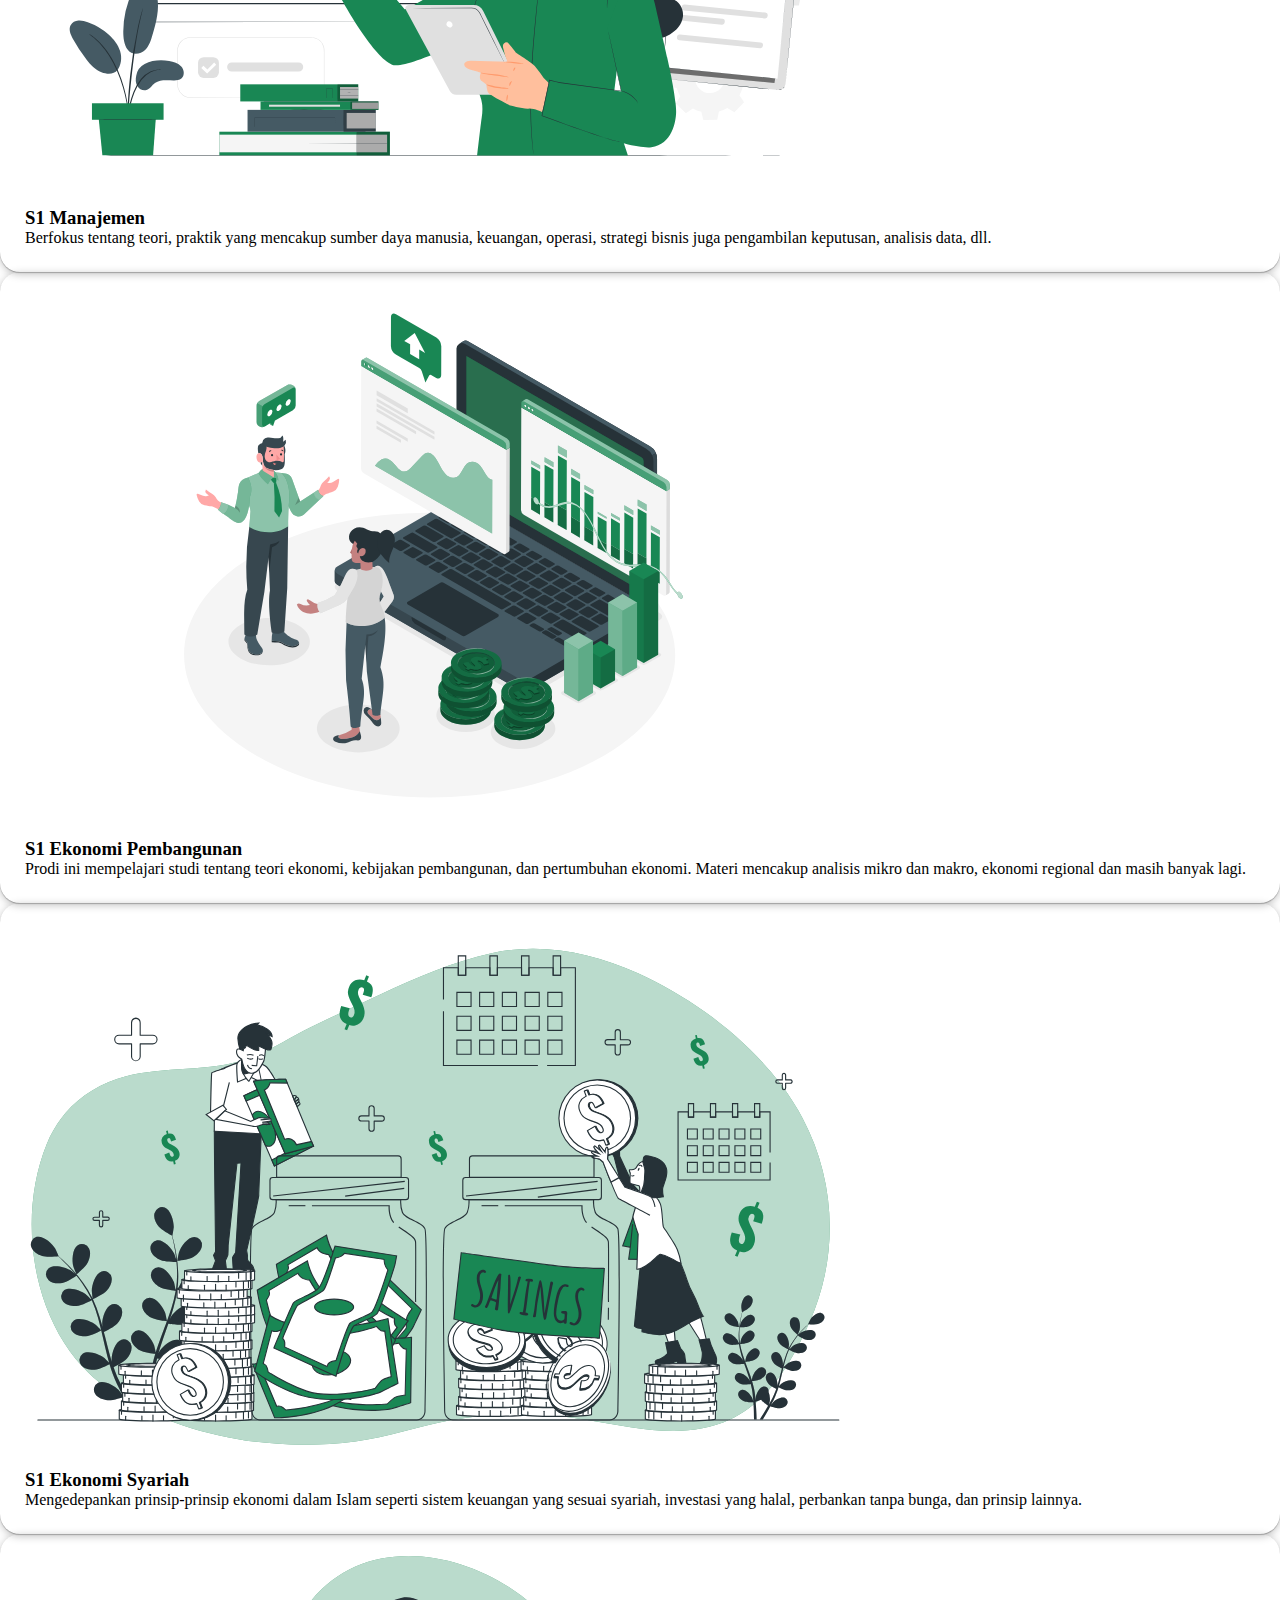
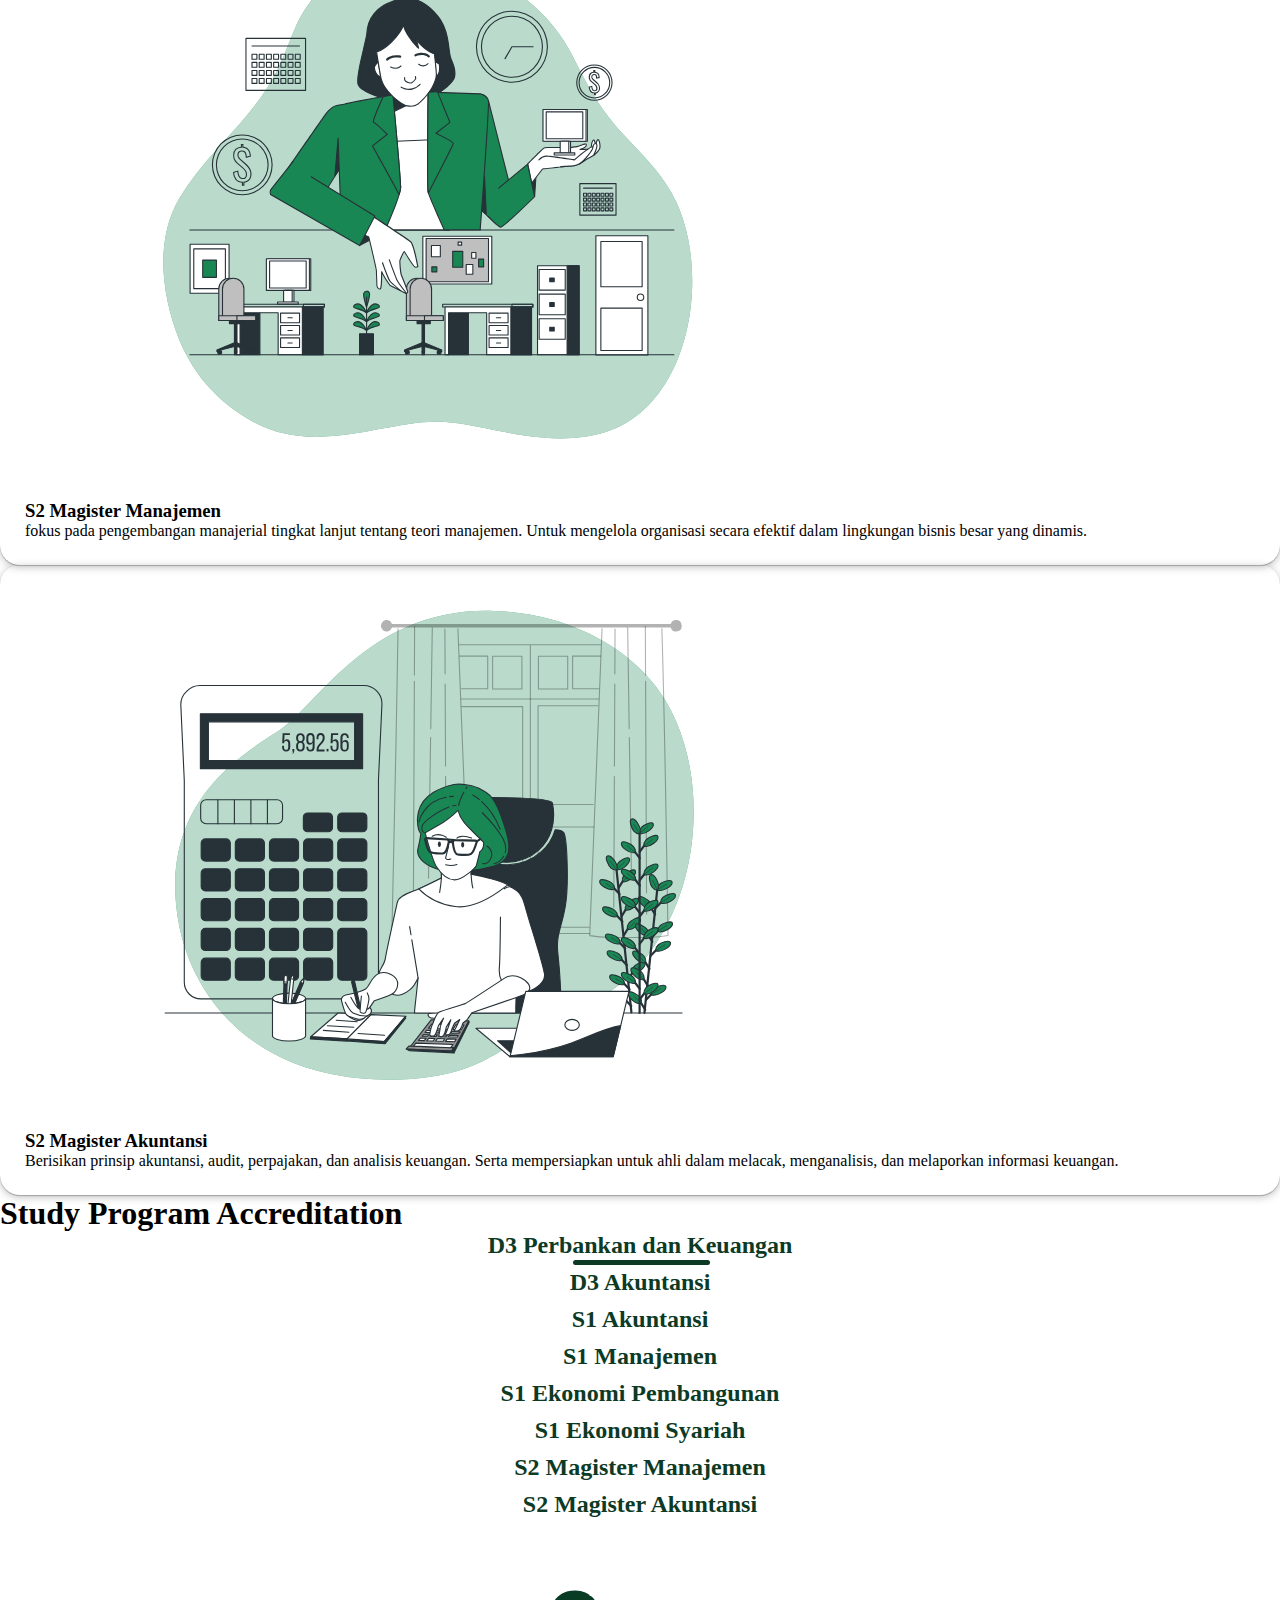
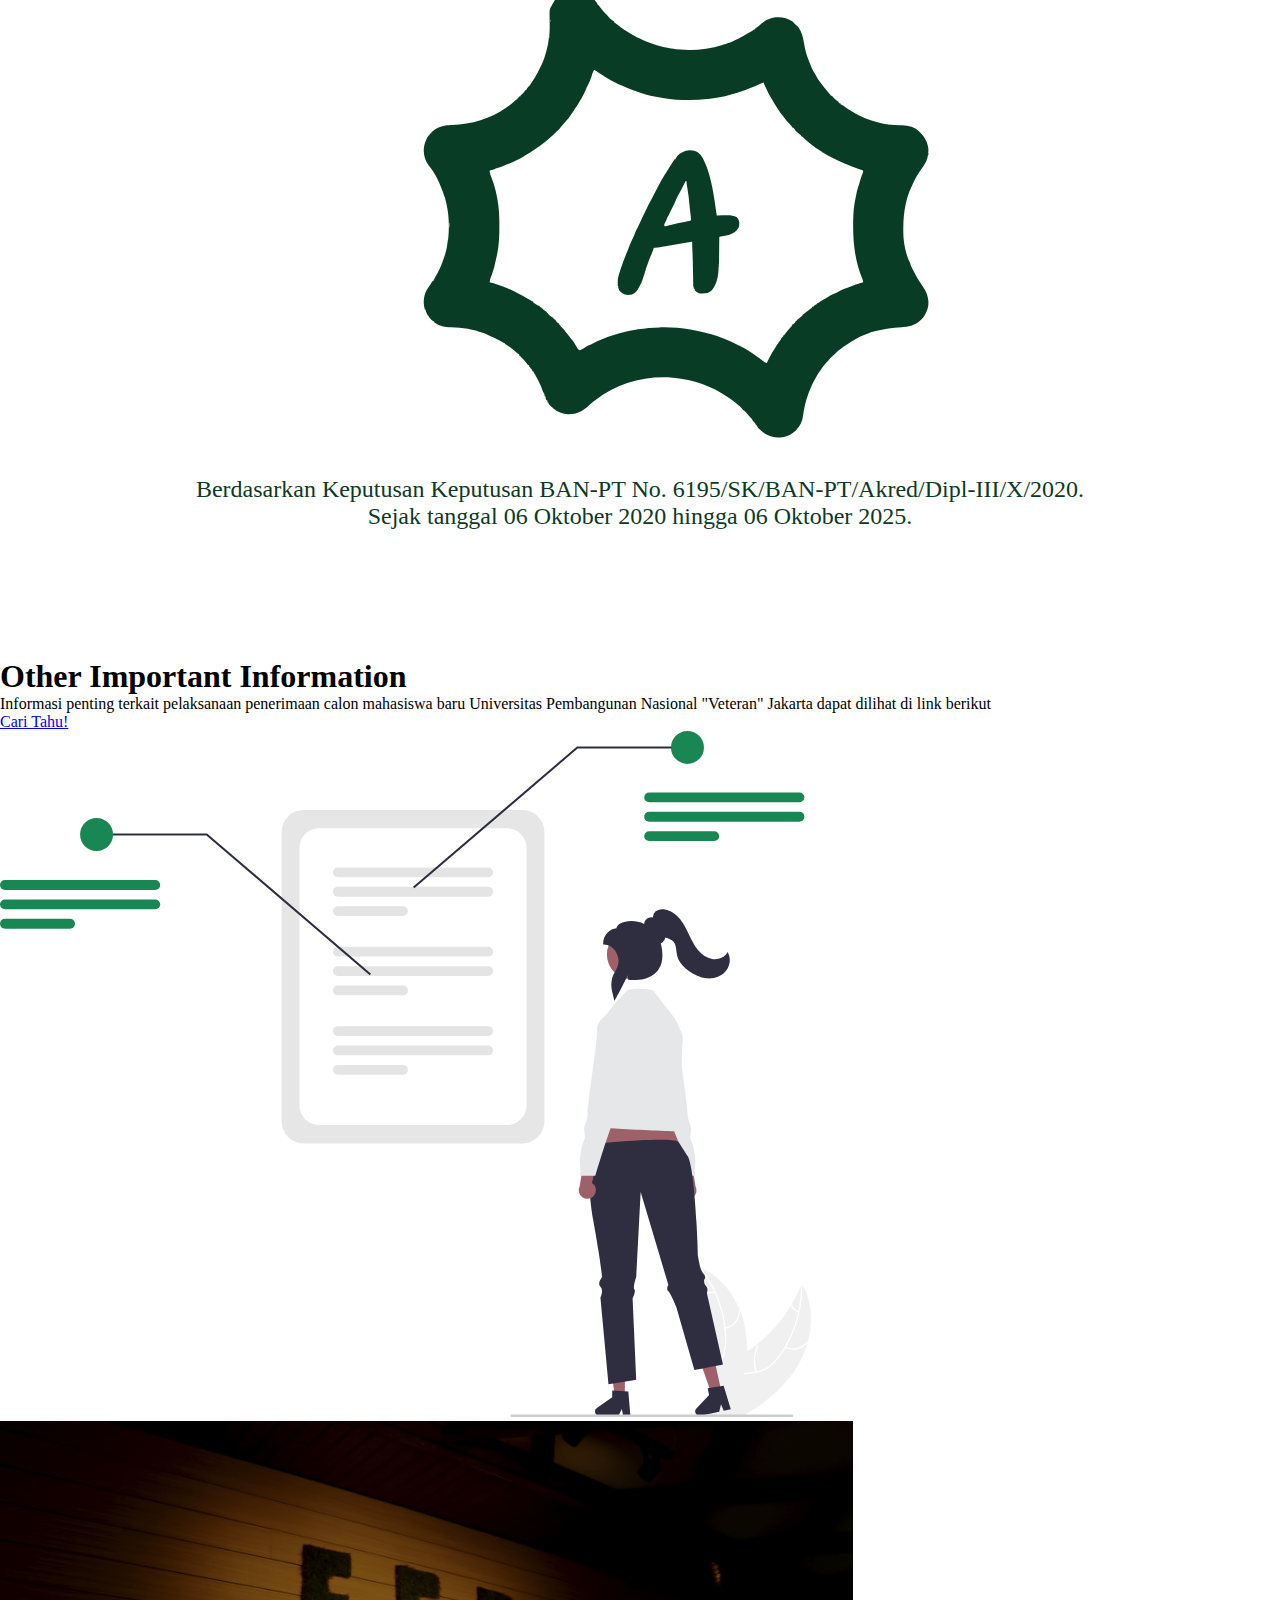
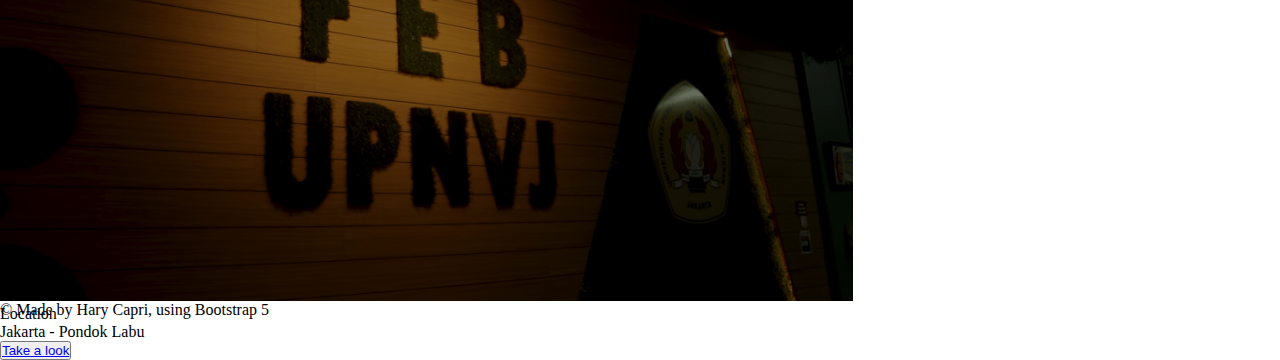
<file: faculty/feb.html>
<!DOCTYPE html>
<html lang="en">
  <head>
    <meta charset="UTF-8" />
    <meta name="viewport" content="width=device-width, initial-scale=1.0" />
    <title>Profile UPN</title>
    <link
      href="https://cdn.jsdelivr.net/npm/bootstrap@5.3.2/dist/css/bootstrap.min.css"
      rel="stylesheet"
      integrity="sha384-T3c6CoIi6uLrA9TneNEoa7RxnatzjcDSCmG1MXxSR1GAsXEV/Dwwykc2MPK8M2HN"
      crossorigin="anonymous"
    />
    <link
      rel="stylesheet"
      href="https://cdn.jsdelivr.net/npm/bootstrap-icons@1.11.2/font/bootstrap-icons.min.css"
    />
    <link rel="stylesheet" href="css/feb/styles.css" />
    <script
      src="https://cdn.jsdelivr.net/npm/bootstrap@5.3.2/dist/js/bootstrap.bundle.min.js"
      integrity="sha384-C6RzsynM9kWDrMNeT87bh95OGNyZPhcTNXj1NW7RuBCsyN/o0jlpcV8Qyq46cDfL"
      crossorigin="anonymous"
    ></script>
    <script defer src="../js/index.js"></script>
  </head>
  <body>
    <button
      onclick="topFunction()"
      id="myBtn"
      class="bi bi-arrow-up-circle-fill bi-lg bg-transparent"
      title="Go to top"
      style="font-size: 36px"
    ></button>
    <!--Navbar-->
    <nav
      class="navbar navbar-expand-lg bg-transparant navbar-light fixed-top sticky-navbar"
    >
      <div class="container">
        <a href="#" class="navbar-brand d-block d-lg-none">
          <span class="fs-4 fw-bolder text-success">UPNVJ</span
          ><span class="fs-4 fw-bold text-success-emphasis">Discover</span>
        </a>
        <button
          class="navbar-toggler ms-auto"
          type="button"
          data-bs-toggle="collapse"
          data-bs-target="#navmenu"
        >
          <span class="navbar-toggler-icon"></span>
        </button>

        <div class="collapse navbar-collapse" id="navmenu">
          <ul class="navbar-nav me-auto">
            <li class="nav-item fs-5">
              <a href="../index.html" class="nav-link">Home</a>
            </li>
            <li class="nav-item fs-5 dropdown">
              <a
                class="nav-link dropdown-toggle"
                href="#"
                role="button"
                data-bs-toggle="dropdown"
                aria-expanded="false"
              >
                Faculty
              </a>
              <ul class="dropdown-menu bg-body-secondary">
                <li>
                  <a class="dropdown-item" href="#">Ekonomi dan Bisnis</a>
                </li>
                <li><a class="dropdown-item" href="fk.html">Kedokteran</a></li>
                <li><a class="dropdown-item" href="ft.html">Teknik</a></li>
                <li>
                  <a class="dropdown-item" href="fisip.html"
                    >Ilmu Sosial dan Politik</a
                  >
                </li>
                <li>
                  <a class="dropdown-item" href="fik.html">Ilmu Komputer</a>
                </li>
                <li><a class="dropdown-item" href="fh.html">Hukum</a></li>
                <li>
                  <a class="dropdown-item" href="fikes.html">Kesehatan</a>
                </li>
              </ul>
            </li>
            <li class="nav-item fs-5">
              <a href="#Accreditation" class="nav-link">Accreditation</a>
            </li>
            <li class="nav-item fs-5">
              <a href="#location" class="nav-link">Location</a>
            </li>
          </ul>
        </div>

        <a href="#" class="navbar-brand d-none d-lg-block">
          <span class="fs-4 fw-bolder text-success">UPNVJ</span
          ><span class="fs-4 fw-bold text-success-emphasis">Discover</span></a
        >
      </div>
    </nav>

    <!-- Top Section -->
    <section
      class="img-header"
      style="background-image: url(images/feb-background.jpg)"
    >
      <div
        class="color-overlay d-flex flex-column justify-content-center align-items-center"
      >
        <div class="container text-overlay">
          <h1 class="text-success-emphasis fw-bold">
            Fakultas Ekonomi dan Bisnis
          </h1>
          <p class="lead text-black fs-5 fw-normal">
            Fakultas Ekonomi dan Bisnis UPNVJ : Fakultas yang berfokus pada
            pengembangan ilmu akademik yang komprehensif seperti manajemen,
            ekonomi, akuntansi serta yang bertujuan untuk mencetak pemimpin
            bisnis masa depan.
          </p>
          <a
            href="https://feb.upnvj.ac.id/"
            target="_blank"
            class="btn btn-success btn-lg"
            >Website Resmi</a
          >
        </div>
      </div>
    </section>

    <!-- Prodi Section -->
    <section id="prodi">
      <div class="container py-5">
        <h1 class="text-center fw-bolder pt-5 text-success-emphasis">
          Study program
        </h1>
        <div class="row row-cols-1 row-cols-md-3 text-center g-3 py-5">
          <div class="col">
            <div class="card bg-light text-dark">
              <img
                src="images/perbankan.svg"
                class="card-img-top p-2"
                alt="gambar-perbankan"
              />
              <div class="card-body">
                <h3 class="card-title">D3 Perbankan dan Keuangan</h3>
                <p class="card-text">
                  Prodi ini berfokus pada pelatihan manajemen keuangan,
                  perbankan, dan aspek fundamental dalam industri tentunya agar
                  mahasiswa dapat siap dalam regulasi keuangan perbankan
                </p>
              </div>
            </div>
          </div>
          <div class="col">
            <div class="card bg-light text-dark">
              <img
                src="images/akuntan.svg"
                class="card-img-top p-2"
                alt="gambar-akuntan"
              />
              <div class="card-body">
                <h3 class="card-title">D3 Akuntansi</h3>
                <p class="card-text">
                  Berfokus praktis di kelola data keuangan, akuntansi dasar,
                  audit, perpajakan, perangkat lunak akuntansi. Serta tanggap
                  dalam mengelola catatan laporan keuangan.
                </p>
              </div>
            </div>
          </div>
          <div class="col">
            <div class="card bg-light text-dark">
              <img
                src="images/s1-akuntan.svg"
                class="card-img-top p-2"
                alt="gambar-akuntan"
              />
              <div class="card-body">
                <h3 class="card-title">S1 Akuntansi</h3>
                <p class="card-text">
                  Mengkaji lebih mendalam akuntansi, mempelajari lebih banyak
                  seperti Laporan keuangan, audit,dll. Difokuskan menjadi audit
                  internal, akuntansi forensik, sistem informasi akuntansi.
                </p>
              </div>
            </div>
          </div>
          <div class="col">
            <div class="card bg-light text-dark">
              <img
                src="images/s1-manajemen.svg"
                class="card-img-top p-2"
                alt="gambar-manajemen"
              />
              <div class="card-body">
                <h3 class="card-title">S1 Manajemen</h3>
                <p class="card-text">
                  Berfokus tentang teori, praktik yang mencakup sumber daya
                  manusia, keuangan, operasi, strategi bisnis juga pengambilan
                  keputusan, analisis data, dll.
                </p>
              </div>
            </div>
          </div>
          <div class="col">
            <div class="card bg-light text-dark">
              <img
                src="images/s1-ekp.svg"
                class="card-img-top p-2"
                alt="gambar-ekp"
              />
              <div class="card-body">
                <h3 class="card-title">S1 Ekonomi Pembangunan</h3>
                <p class="card-text">
                  Prodi ini mempelajari studi tentang teori ekonomi, kebijakan
                  pembangunan, dan pertumbuhan ekonomi. Materi mencakup analisis
                  mikro dan makro, ekonomi regional dan masih banyak lagi.
                </p>
              </div>
            </div>
          </div>
          <div class="col">
            <div class="card bg-light text-dark">
              <img
                src="images/s1-syariah.svg"
                class="card-img-top p-2"
                alt="gambar-syariah"
              />
              <div class="card-body">
                <h3 class="card-title">S1 Ekonomi Syariah</h3>
                <p class="card-text">
                  Mengedepankan prinsip-prinsip ekonomi dalam Islam seperti
                  sistem keuangan yang sesuai syariah, investasi yang halal,
                  perbankan tanpa bunga, dan prinsip lainnya.
                </p>
              </div>
            </div>
          </div>
          <div class="col mx-auto">
            <div class="card bg-light text-dark">
              <img
                src="images/s2-manajemen.svg"
                class="card-img-top p-2"
                alt="gambar-manajemen"
              />
              <div class="card-body">
                <h3 class="card-title">S2 Magister Manajemen</h3>
                <p class="card-text">
                  fokus pada pengembangan manajerial tingkat lanjut tentang
                  teori manajemen. Untuk mengelola organisasi secara efektif
                  dalam lingkungan bisnis besar yang dinamis.
                </p>
              </div>
            </div>
          </div>
          <div class="col mx-auto">
            <div class="card bg-light text-dark">
              <img
                src="images/s2-akuntansi.svg"
                class="card-img-top p-2"
                alt="gambar-akuntan"
              />
              <div class="card-body">
                <h3 class="card-title">S2 Magister Akuntansi</h3>
                <p class="card-text">
                  Berisikan prinsip akuntansi, audit, perpajakan, dan analisis
                  keuangan. Serta mempersiapkan untuk ahli dalam melacak,
                  menganalisis, dan melaporkan informasi keuangan.
                </p>
              </div>
            </div>
          </div>
        </div>
      </div>
    </section>

    <!-- Akreditasi Section-->
    <section id="Accreditation" class="tabs-section">
      <h1 class="text-center mb-5 fw-bolder pt-5 text-success-emphasis">
        Study Program Accreditation
      </h1>
      <ul class="container tabs">
        <li>D3 Perbankan dan Keuangan</li>
        <li>D3 Akuntansi</li>
        <li>S1 Akuntansi</li>
        <li>S1 Manajemen</li>
        <li>S1 Ekonomi Pembangunan</li>
        <li>S1 Ekonomi Syariah</li>
        <li>S2 Magister Manajemen</li>
        <li>S2 Magister Akuntansi</li>
      </ul>

      <div class="container container-akre">
        <div class="content-akre">
          <img src="images/A-akre.svg" alt="" />
          <p class="lead">
            Berdasarkan Keputusan Keputusan BAN-PT No.
            6195/SK/BAN-PT/Akred/Dipl-III/X/2020. Sejak tanggal 06 Oktober 2020
            hingga 06 Oktober 2025.
          </p>
        </div>
        <div class="content-akre">
          <img src="images/A-akre.svg" alt="" />
          <p class="lead">
            FEB berhasil mendapatkan akreditasi A dari Badan Akreditasi Nasional
            Perguruan Tinggi (BAN-PT) yang ditetapkan pada Rabu, 23 September
            2020 berlaku hingga 2025.
          </p>
        </div>
        <div class="content-akre">
          <img src="images/A-akre.svg" alt="" />
          <p class="lead">
            Berdasarkan hasil keputusan yang dikeluarkan oleh BAN-PT No.
            148/SK/BAN-PT/Ak-PPJ/S/I/2021. Sejak tanggal 30 Desember 2020 hingga
            30 Desember 2025.
          </p>
        </div>
        <div class="content-akre">
          <img src="images/A-akre.svg" alt="" />
          <p class="lead">
            Berdasarkan hasil keputusan yang dikeluarkan oleh BAN-PT No.
            114/SK/BAN-PT/Ak-PPJ/S/I/2021. Sejak tanggal 30 Desember 2020 hingga
            30 Desember 2025.
          </p>
        </div>
        <div class="content-akre">
          <img src="images/B-akre.svg" alt="" />
          <p class="lead">
            Berdasarkan hasil keputusan yang dikeluarkan oleh BAN-PT No.
            3374/SK/BAN-PT/Akred/S/IX/2019. Sejak tanggal 04 September 2019
            hingga 4 September 2024.
          </p>
        </div>
        <div class="content-akre">
          <img src="images/B-akre.svg" alt="" />
          <p class="lead">
            Berdasarkan hasil keputusan yang dikeluarkan oleh BAN-PT No.
            4005/SK/BAN-PT/Akred/S/X/2019. Sejak tanggal 22 Oktober 2019 hingga
            22 Oktober 2024.
          </p>
        </div>
        <div class="content-akre">
          <img src="images/B-akre.svg" alt="" />
          <p class="lead">
            Berdasarkan hasil keputusan yang dikeluarkan oleh BAN-PT No.
            872/SK/BAN-PT/Ak-PPJ/M/II/2022. Sejak tanggal 30 September 2021
            hingga 30 September 2026.
          </p>
        </div>
        <div class="content-akre">
          <img src="images/IO-akre.svg" alt="" />
          <p class="lead">
            Berdasarkan Keputusan Menteri Pendidikan, Kebudayaan, Riset, dan
            Teknologi Nomor 151/E/0/2022 tentang Izin Pembukaan Program Studi
            Akuntansi Program Magister di UPNVJ.
          </p>
        </div>
      </div>
    </section>

    <!--More Info Section-->
    <section
      class="about bg-light text-dark text-center text-sm-start pb-sm-0 pt-5 pb-5"
    >
      <div class="container pb-md-5">
        <div class="d-flex align-items-center">
          <div>
            <h1 class="fw-bold">
              <span class="text-success">Other</span>
              <span>Important</span>
              <span>Information</span>
            </h1>
            <p class="lead">
              Informasi penting terkait pelaksanaan penerimaan calon mahasiswa
              baru Universitas Pembangunan Nasional "Veteran" Jakarta dapat
              dilihat di link berikut
            </p>
            <a
              href="https://penmaru.upnvj.ac.id/id/sarjana-s-1.html"
              target="_blank"
              class="btn btn-success btn-lg"
            >
              Cari Tahu!
            </a>
          </div>
          <img
            class="img-fluid w-50 d-none d-sm-block ms-2 p-5 w"
            src="images/more-section.svg"
            alt="gambar-upn"
          />
        </div>
      </div>
    </section>

    <!-- Location Section -->
    <section id="location">
      <div id="hero-carousel" class="carousel slide" data-bs-ride="carousel">
        <div class="carousel-inner">
          <div class="carousel-item active c-item">
            <img
              src="images/feb-location.png"
              class="d-block w-100 c-img"
              alt="Slide 1"
            />
            <div class="carousel-caption top-0 mt-4">
              <p class="text-uppercase fs-3 mt-5">Location</p>
              <p class="display-1 fs-1 fw-bold text-capitalize">
                Jakarta - Pondok Labu
              </p>
              <button
                class="btn btn-success px-4 py-2 fs-5 mt-5"
                data-bs-toggle="modal"
                data-bs-target="#booking-modal"
              >
                <a
                  href="https://maps.app.goo.gl/isQuPLN2e185GxiDA"
                  target="_blank"
                  class="text-decoration-none text-light p-3"
                  >Take a look</a
                >
              </button>
            </div>
          </div>
        </div>
      </div>
    </section>

    <!-- Footer Section -->
    <footer class="p-2 bg-success text-light text-center position-relative">
      <div class="container">
        <p class="lead mt-3">&copy Made by Hary Capri, using Bootstrap 5</p>
      </div>
    </footer>
  </body>
</html>
</file>
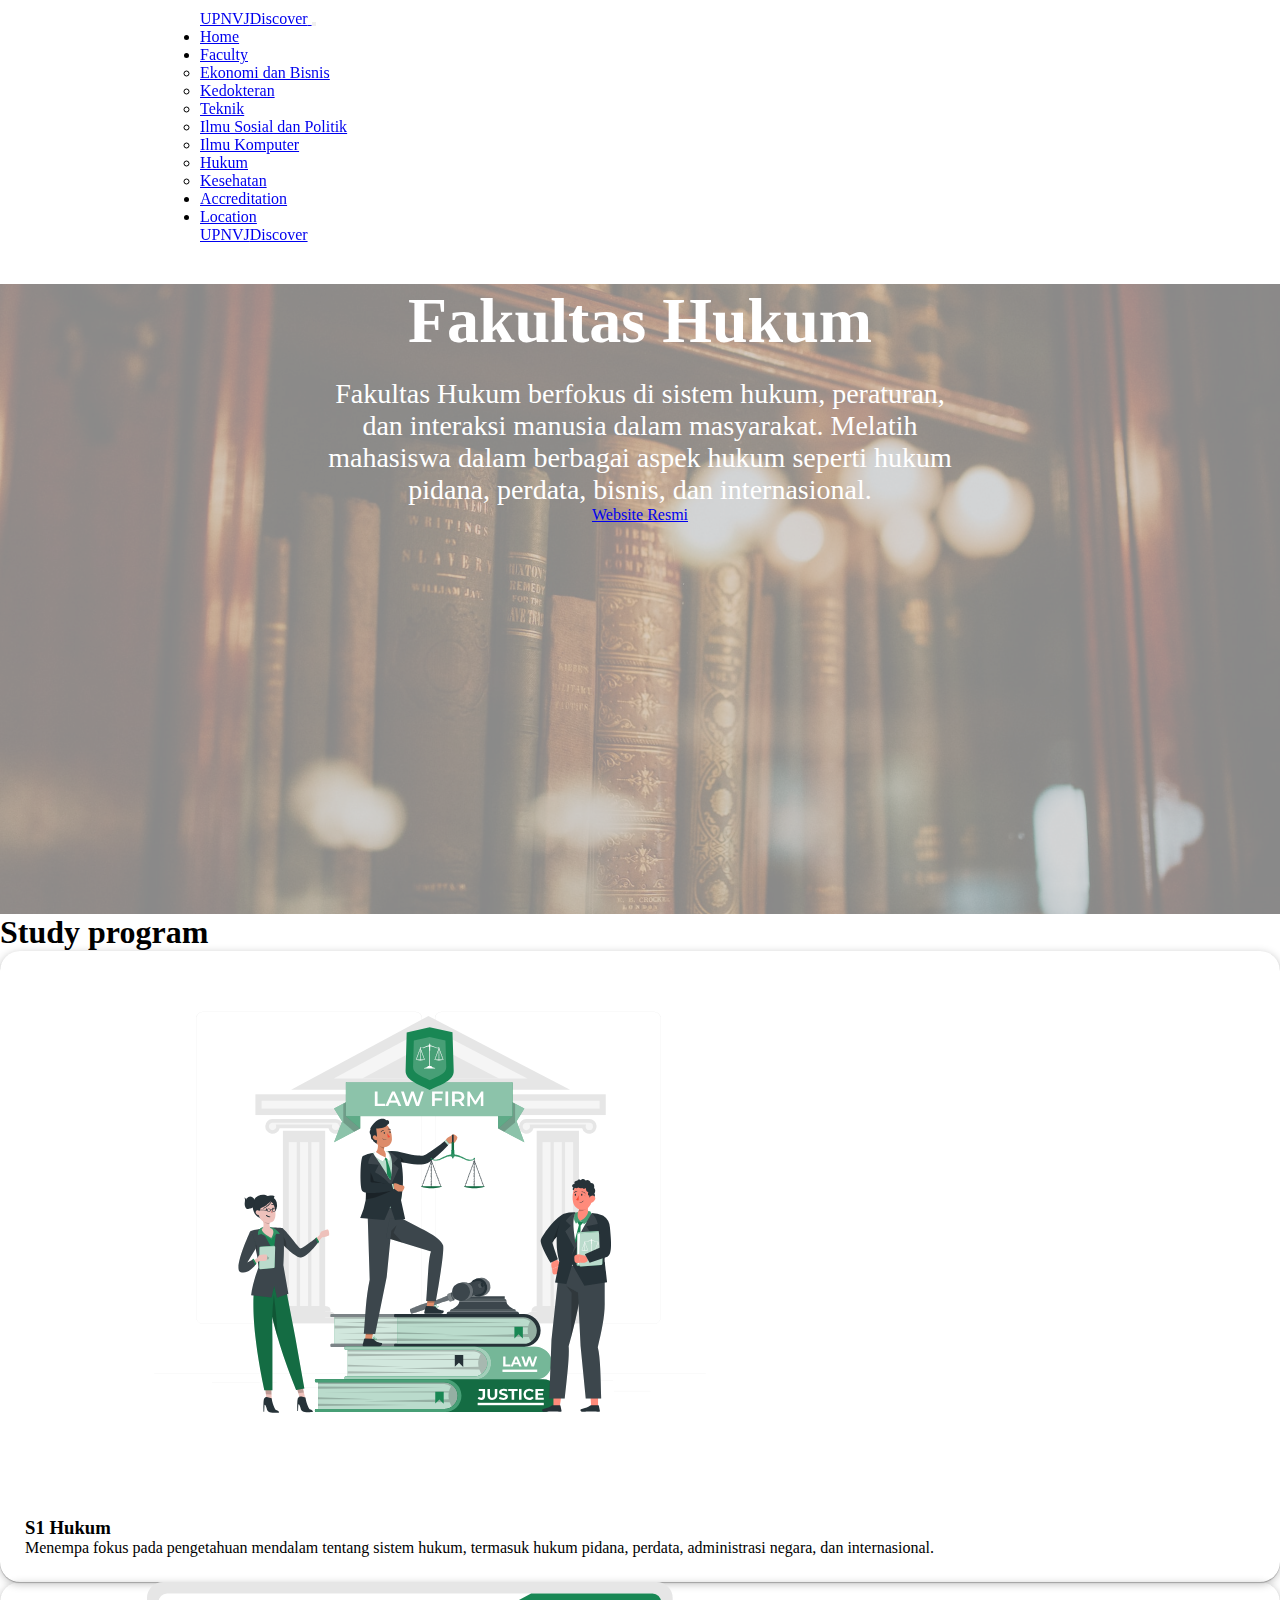
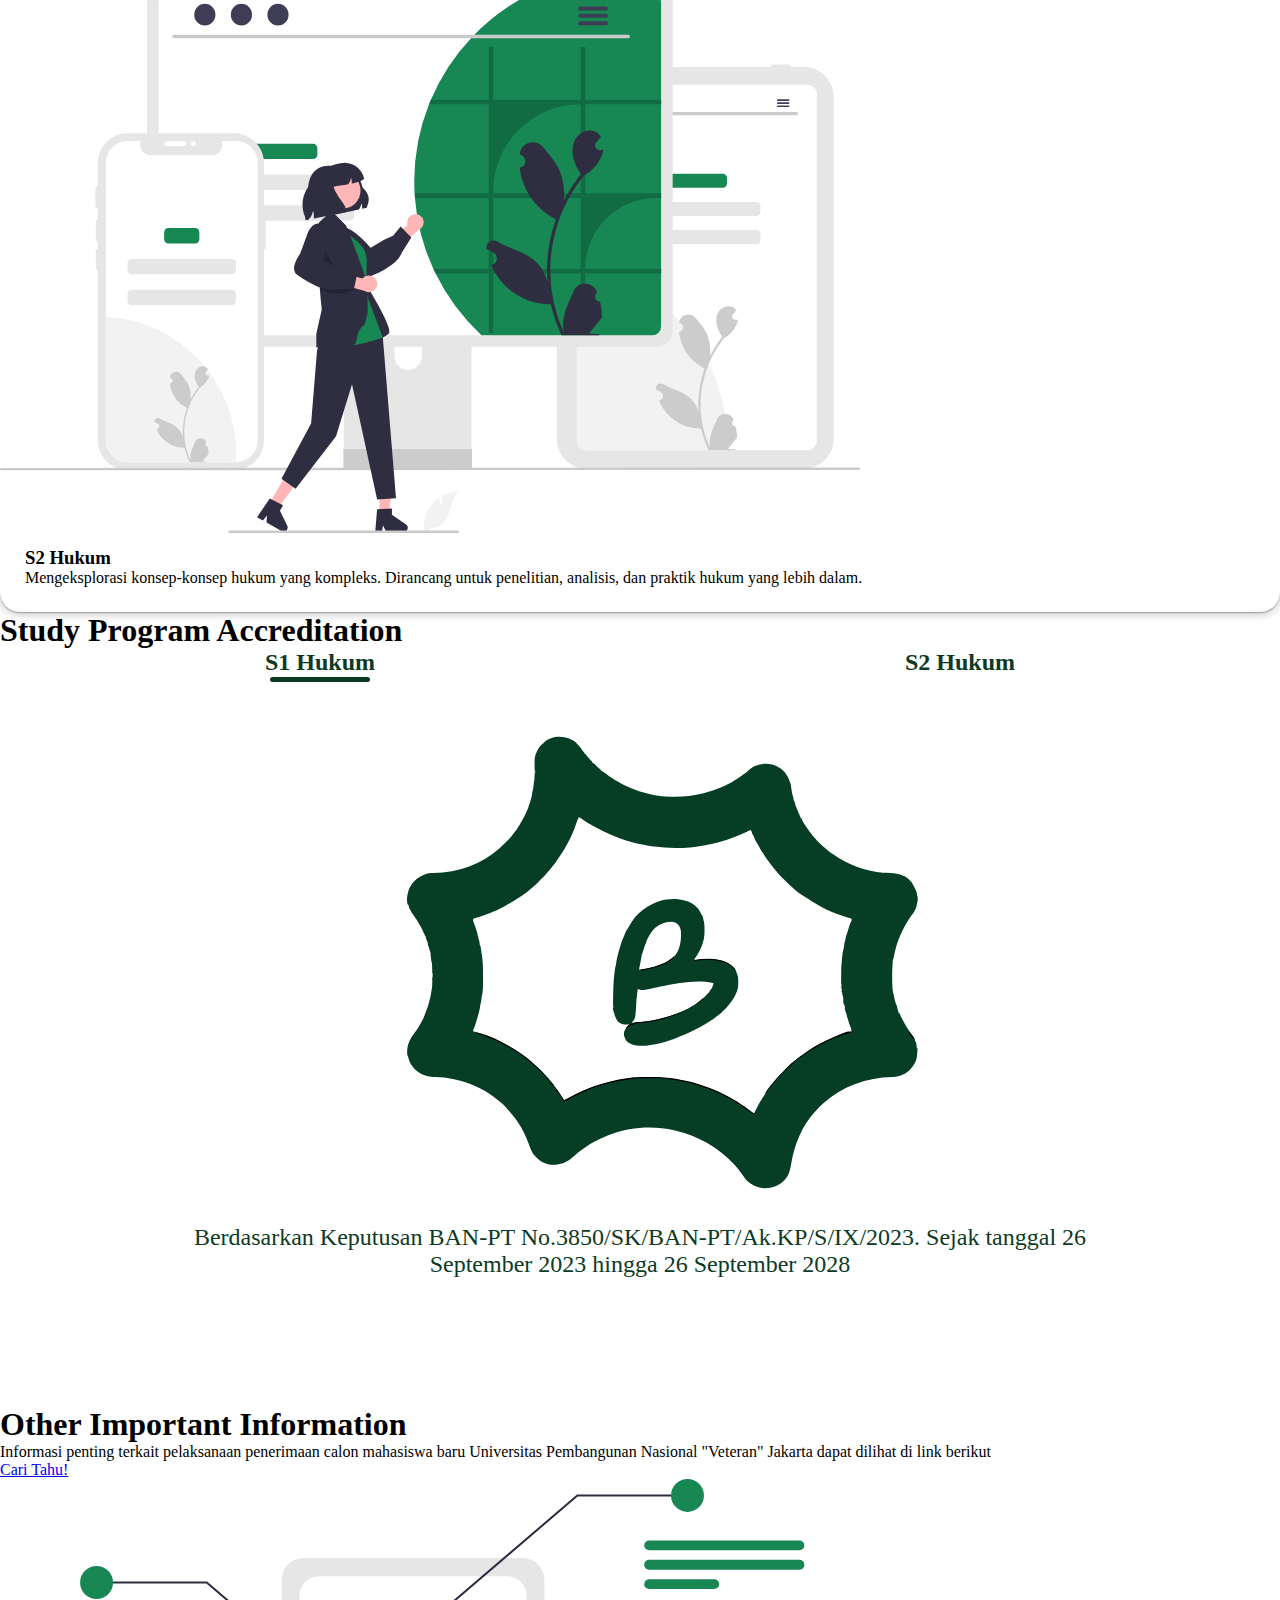
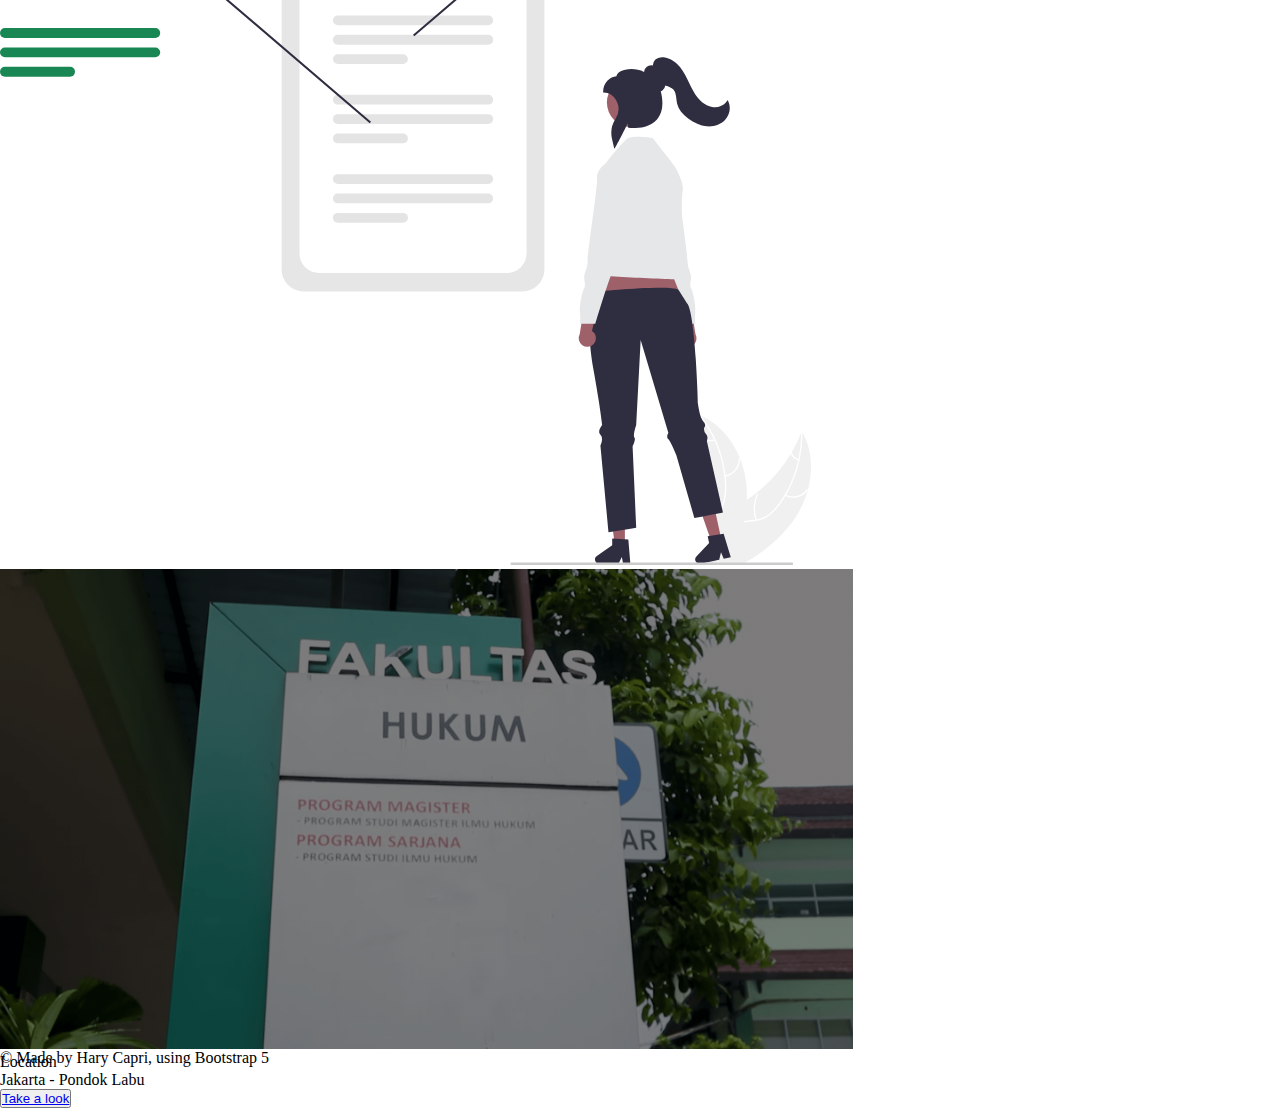
<file: faculty/fh.html>
<!DOCTYPE html>
<html lang="en">
  <head>
    <meta charset="UTF-8" />
    <meta name="viewport" content="width=device-width, initial-scale=1.0" />
    <title>Profile UPN</title>
    <link
      href="https://cdn.jsdelivr.net/npm/bootstrap@5.3.2/dist/css/bootstrap.min.css"
      rel="stylesheet"
      integrity="sha384-T3c6CoIi6uLrA9TneNEoa7RxnatzjcDSCmG1MXxSR1GAsXEV/Dwwykc2MPK8M2HN"
      crossorigin="anonymous"
    />
    <link
      rel="stylesheet"
      href="https://cdn.jsdelivr.net/npm/bootstrap-icons@1.11.2/font/bootstrap-icons.min.css"
    />
    <link rel="stylesheet" href="css/fh/styles.css" />
    <script
      src="https://cdn.jsdelivr.net/npm/bootstrap@5.3.2/dist/js/bootstrap.bundle.min.js"
      integrity="sha384-C6RzsynM9kWDrMNeT87bh95OGNyZPhcTNXj1NW7RuBCsyN/o0jlpcV8Qyq46cDfL"
      crossorigin="anonymous"
    ></script>
    <script defer src="../js/index.js"></script>
  </head>
  <body>
    <button
      onclick="topFunction()"
      id="myBtn"
      class="bi bi-arrow-up-circle-fill bi-lg bg-transparent"
      title="Go to top"
      style="font-size: 36px"
    ></button>
    <!--Navbar-->
    <nav
      class="navbar navbar-expand-lg bg-transparant navbar-light fixed-top sticky-navbar"
    >
      <div class="container">
        <a href="#" class="navbar-brand d-block d-lg-none">
          <span class="fs-4 fw-bolder text-success">UPNVJ</span
          ><span class="fs-4 fw-bold text-success-emphasis">Discover</span>
        </a>
        <button
          class="navbar-toggler ms-auto"
          type="button"
          data-bs-toggle="collapse"
          data-bs-target="#navmenu"
        >
          <span class="navbar-toggler-icon"></span>
        </button>

        <div class="collapse navbar-collapse" id="navmenu">
          <ul class="navbar-nav me-auto">
            <li class="nav-item fs-5">
              <a href="../index.html" class="nav-link">Home</a>
            </li>
            <li class="nav-item fs-5 dropdown">
              <a
                class="nav-link dropdown-toggle"
                href="#"
                role="button"
                data-bs-toggle="dropdown"
                aria-expanded="false"
              >
                Faculty
              </a>
              <ul class="dropdown-menu bg-body-secondary">
                <li>
                  <a class="dropdown-item" href="feb.html"
                    >Ekonomi dan Bisnis</a
                  >
                </li>
                <li><a class="dropdown-item" href="fk.html">Kedokteran</a></li>
                <li><a class="dropdown-item" href="ft.html">Teknik</a></li>
                <li>
                  <a class="dropdown-item" href="fisip.html"
                    >Ilmu Sosial dan Politik</a
                  >
                </li>
                <li>
                  <a class="dropdown-item" href="fik.html">Ilmu Komputer</a>
                </li>
                <li><a class="dropdown-item" href="#">Hukum</a></li>
                <li>
                  <a class="dropdown-item" href="fikes.html">Kesehatan</a>
                </li>
              </ul>
            </li>
            <li class="nav-item fs-5">
              <a href="#Accreditation" class="nav-link">Accreditation</a>
            </li>
            <li class="nav-item fs-5">
              <a href="#location" class="nav-link">Location</a>
            </li>
          </ul>
        </div>

        <a href="#" class="navbar-brand d-none d-lg-block">
          <span class="fs-4 fw-bolder text-success">UPNVJ</span
          ><span class="fs-4 fw-bold text-success-emphasis">Discover</span></a
        >
      </div>
    </nav>

    <!-- Top Section -->
    <section
      class="img-header"
      style="background-image: url(images/fh-background.jpg)"
    >
      <div
        class="color-overlay d-flex flex-column justify-content-center align-items-center"
      >
        <div class="container text-overlay">
          <h1 class="text-success-emphasis fw-bold">Fakultas Hukum</h1>
          <p class="lead text-black fs-5 fw-normal">
            Fakultas Hukum berfokus di sistem hukum, peraturan, dan interaksi
            manusia dalam masyarakat. Melatih mahasiswa dalam berbagai aspek
            hukum seperti hukum pidana, perdata, bisnis, dan internasional.
          </p>
          <a
            href="https://hukum.upnvj.ac.id/"
            target="_blank"
            class="btn btn-success btn-lg"
            >Website Resmi</a
          >
        </div>
      </div>
    </section>

    <!-- Prodi Section -->
    <section id="prodi">
      <div class="container py-5">
        <h1 class="text-center fw-bolder pt-5 text-success-emphasis">
          Study program
        </h1>
        <div class="row row-cols-1 row-cols-md-3 text-center g-3 py-5">
          <div class="col mx-auto">
            <div class="card bg-light text-dark">
              <img
                src="images/s1-hukum.svg"
                class="card-img-top p-2"
                alt="gambar-s1hukum"
              />
              <div class="card-body">
                <h3 class="card-title">S1 Hukum</h3>
                <p class="card-text">
                  Menempa fokus pada pengetahuan mendalam tentang sistem hukum,
                  termasuk hukum pidana, perdata, administrasi negara, dan
                  internasional.
                </p>
              </div>
            </div>
          </div>
          <div class="col mx-auto">
            <div class="card bg-light text-dark">
              <img
                src="images/sistem-informasi-s1.svg"
                class="card-img-top p-2"
                alt="gambar-sisfors1"
              />
              <div class="card-body">
                <h3 class="card-title">S2 Hukum</h3>
                <p class="card-text">
                  Mengeksplorasi konsep-konsep hukum yang kompleks. Dirancang
                  untuk penelitian, analisis, dan praktik hukum yang lebih
                  dalam.
                </p>
              </div>
            </div>
          </div>
        </div>
      </div>
    </section>

    <!-- Akreditasi Section-->
    <section id="Accreditation" class="tabs-section">
      <h1 class="text-center mb-5 fw-bolder pt-5 text-success-emphasis">
        Study Program Accreditation
      </h1>
      <ul class="container tabs">
        <li>S1 Hukum</li>
        <li>S2 Hukum</li>
      </ul>

      <div class="container container-akre">
        <div class="content-akre">
          <img src="images/B-akre.svg" alt="" />
          <p class="lead">
            Berdasarkan Keputusan BAN-PT No.3850/SK/BAN-PT/Ak.KP/S/IX/2023.
            Sejak tanggal 26 September 2023 hingga 26 September 2028
          </p>
        </div>
        <div class="content-akre">
          <img src="images/B-akre.svg" alt="" />
          <p class="lead">
            Berdasarkan Keputusan BAN-PT No. 2861/SK/BAN-PT/Ak.Ppj/M/VII/2023.
            Berlaku Sejak tanggal 02 Agustus 2023 hingga 02 Agustus 2028
          </p>
        </div>
      </div>
    </section>

    <!--More Info Section-->
    <section
      class="about bg-light text-dark text-center text-sm-start pb-sm-0 pt-5 pb-5"
    >
      <div class="container pb-md-5">
        <div class="d-flex align-items-center">
          <div>
            <h1 class="fw-bold">
              <span class="text-success">Other</span>
              <span>Important</span>
              <span>Information</span>
            </h1>
            <p class="lead">
              Informasi penting terkait pelaksanaan penerimaan calon mahasiswa
              baru Universitas Pembangunan Nasional "Veteran" Jakarta dapat
              dilihat di link berikut
            </p>
            <a
              href="https://penmaru.upnvj.ac.id/id/sarjana-s-1.html"
              target="_blank"
              class="btn btn-success btn-lg"
            >
              Cari Tahu!
            </a>
          </div>
          <img
            class="img-fluid w-50 d-none d-sm-block ms-2 p-5 w"
            src="images/more-section.svg"
            alt="gambar-upn"
          />
        </div>
      </div>
    </section>

    <!-- Location Section -->
    <section id="location">
      <div id="hero-carousel" class="carousel slide" data-bs-ride="carousel">
        <div class="carousel-inner">
          <div class="carousel-item active c-item">
            <img
              src="images/fh-location.png"
              class="d-block w-100 c-img"
              alt="Slide 1"
            />
            <div class="carousel-caption top-0 mt-4">
              <p class="text-uppercase fs-3 mt-5">Location</p>
              <p class="display-1 fs-1 fw-bold text-capitalize">
                Jakarta - Pondok Labu
              </p>
              <button
                class="btn btn-success px-4 py-2 fs-5 mt-5"
                data-bs-toggle="modal"
                data-bs-target="#booking-modal"
              >
                <a
                  href="https://maps.app.goo.gl/isQuPLN2e185GxiDA"
                  target="_blank"
                  class="text-decoration-none text-light p-3"
                  >Take a look</a
                >
              </button>
            </div>
          </div>
        </div>
      </div>
    </section>

    <!-- Footer Section -->
    <footer class="p-2 bg-success text-light text-center position-relative">
      <div class="container">
        <p class="lead mt-3">&copy Made by Hary Capri, using Bootstrap 5</p>
      </div>
    </footer>
  </body>
</html>
</file>
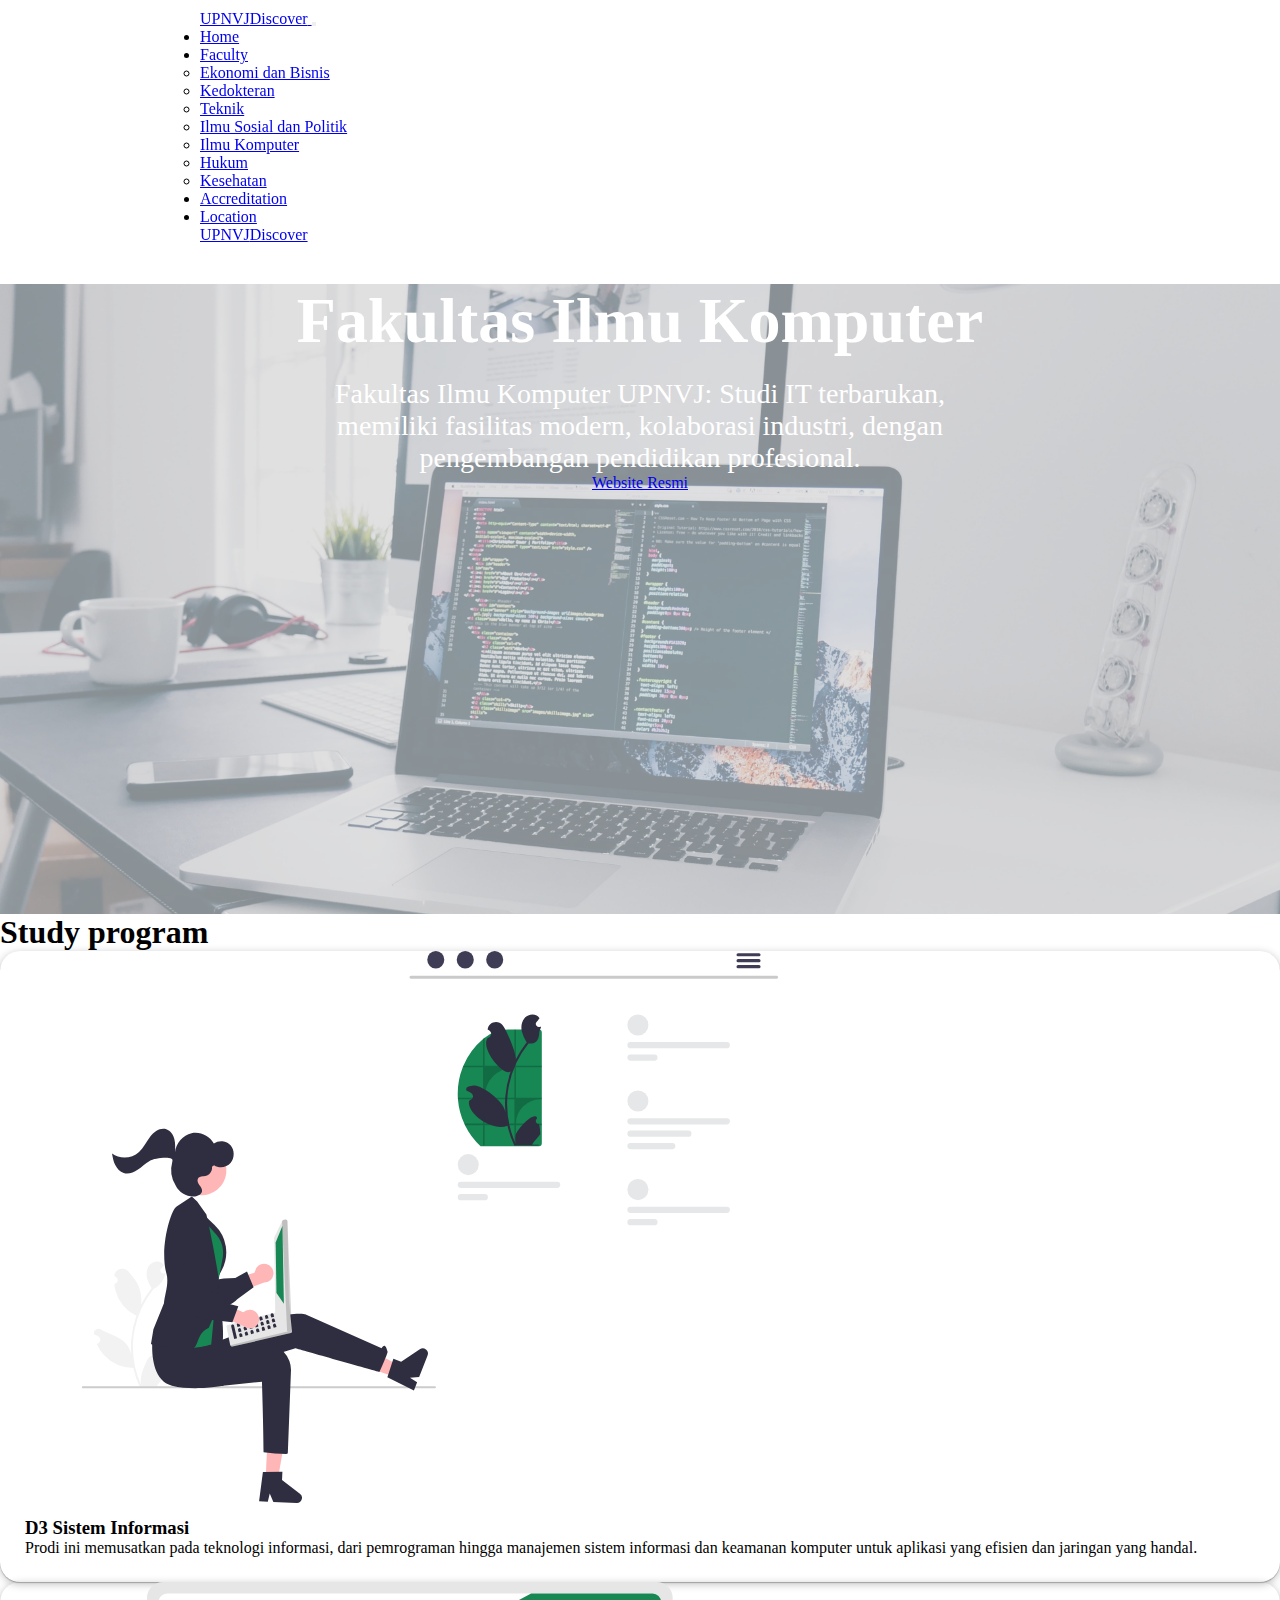
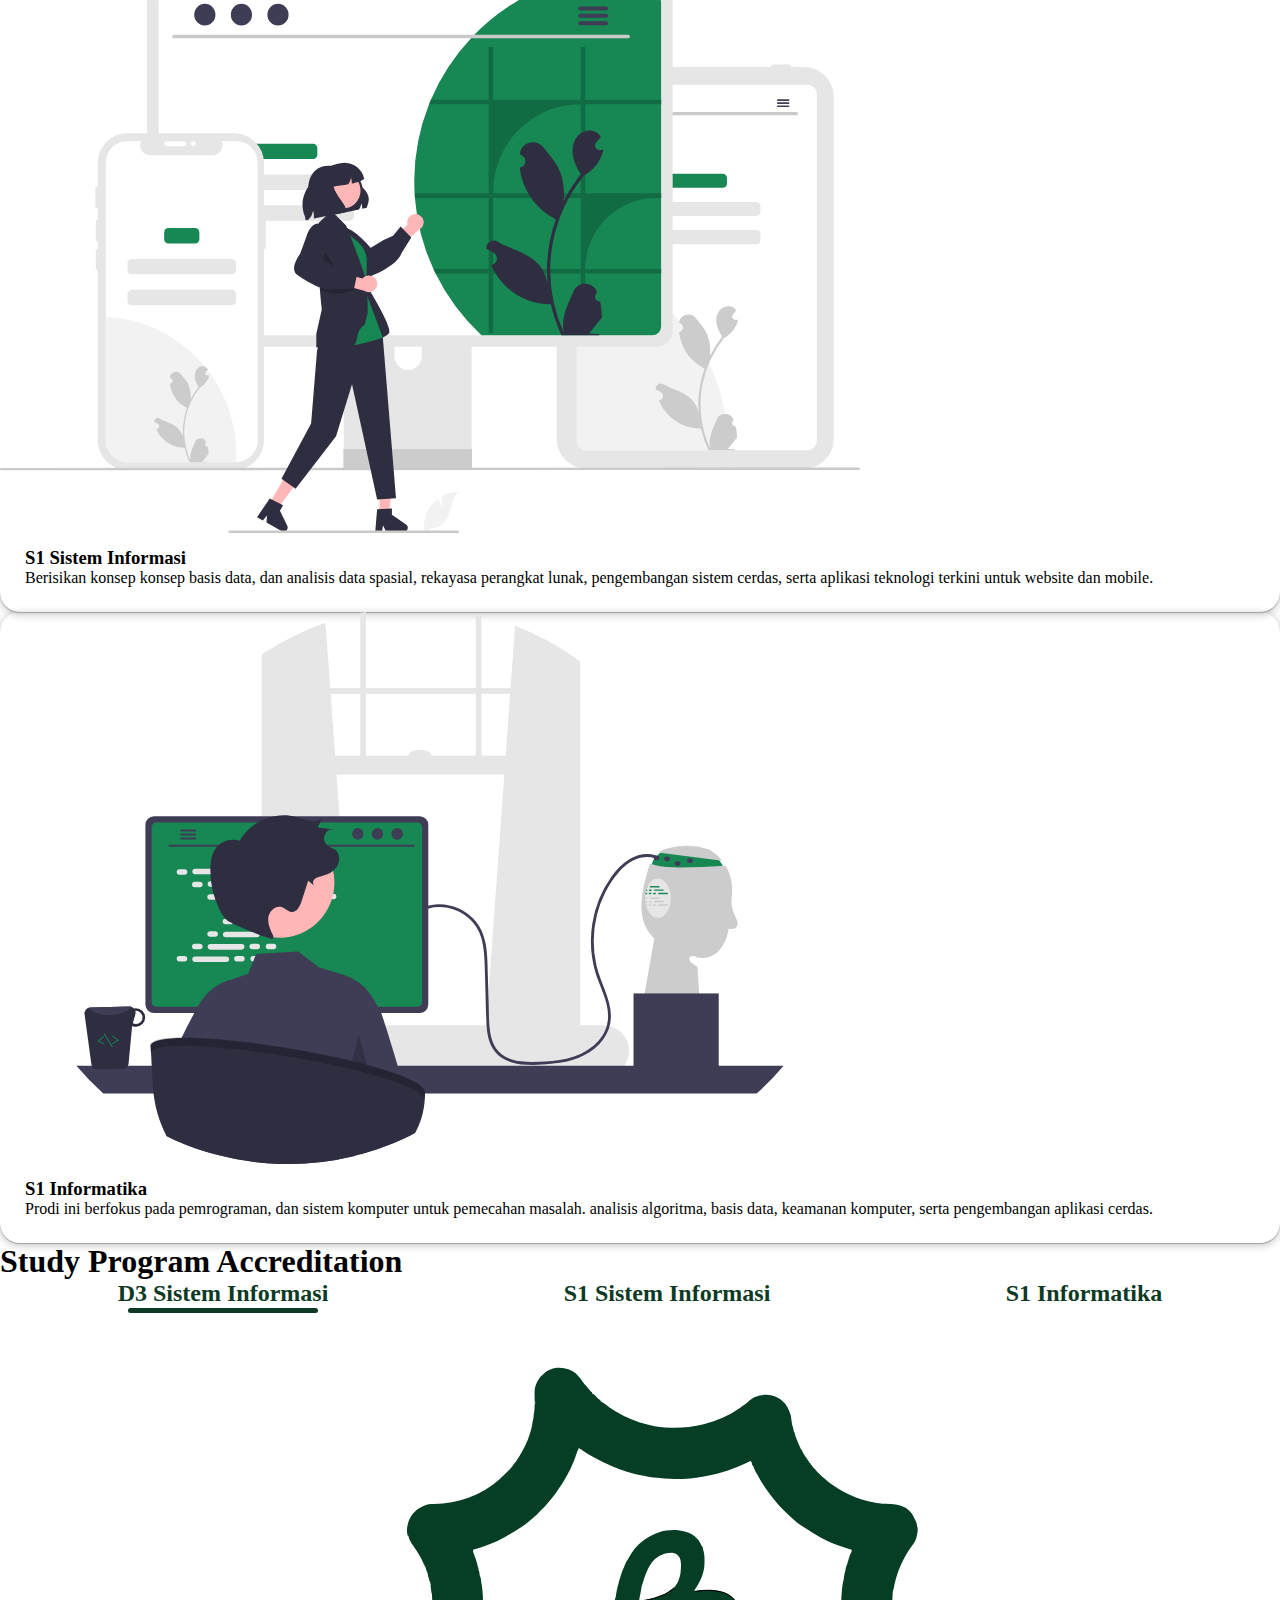
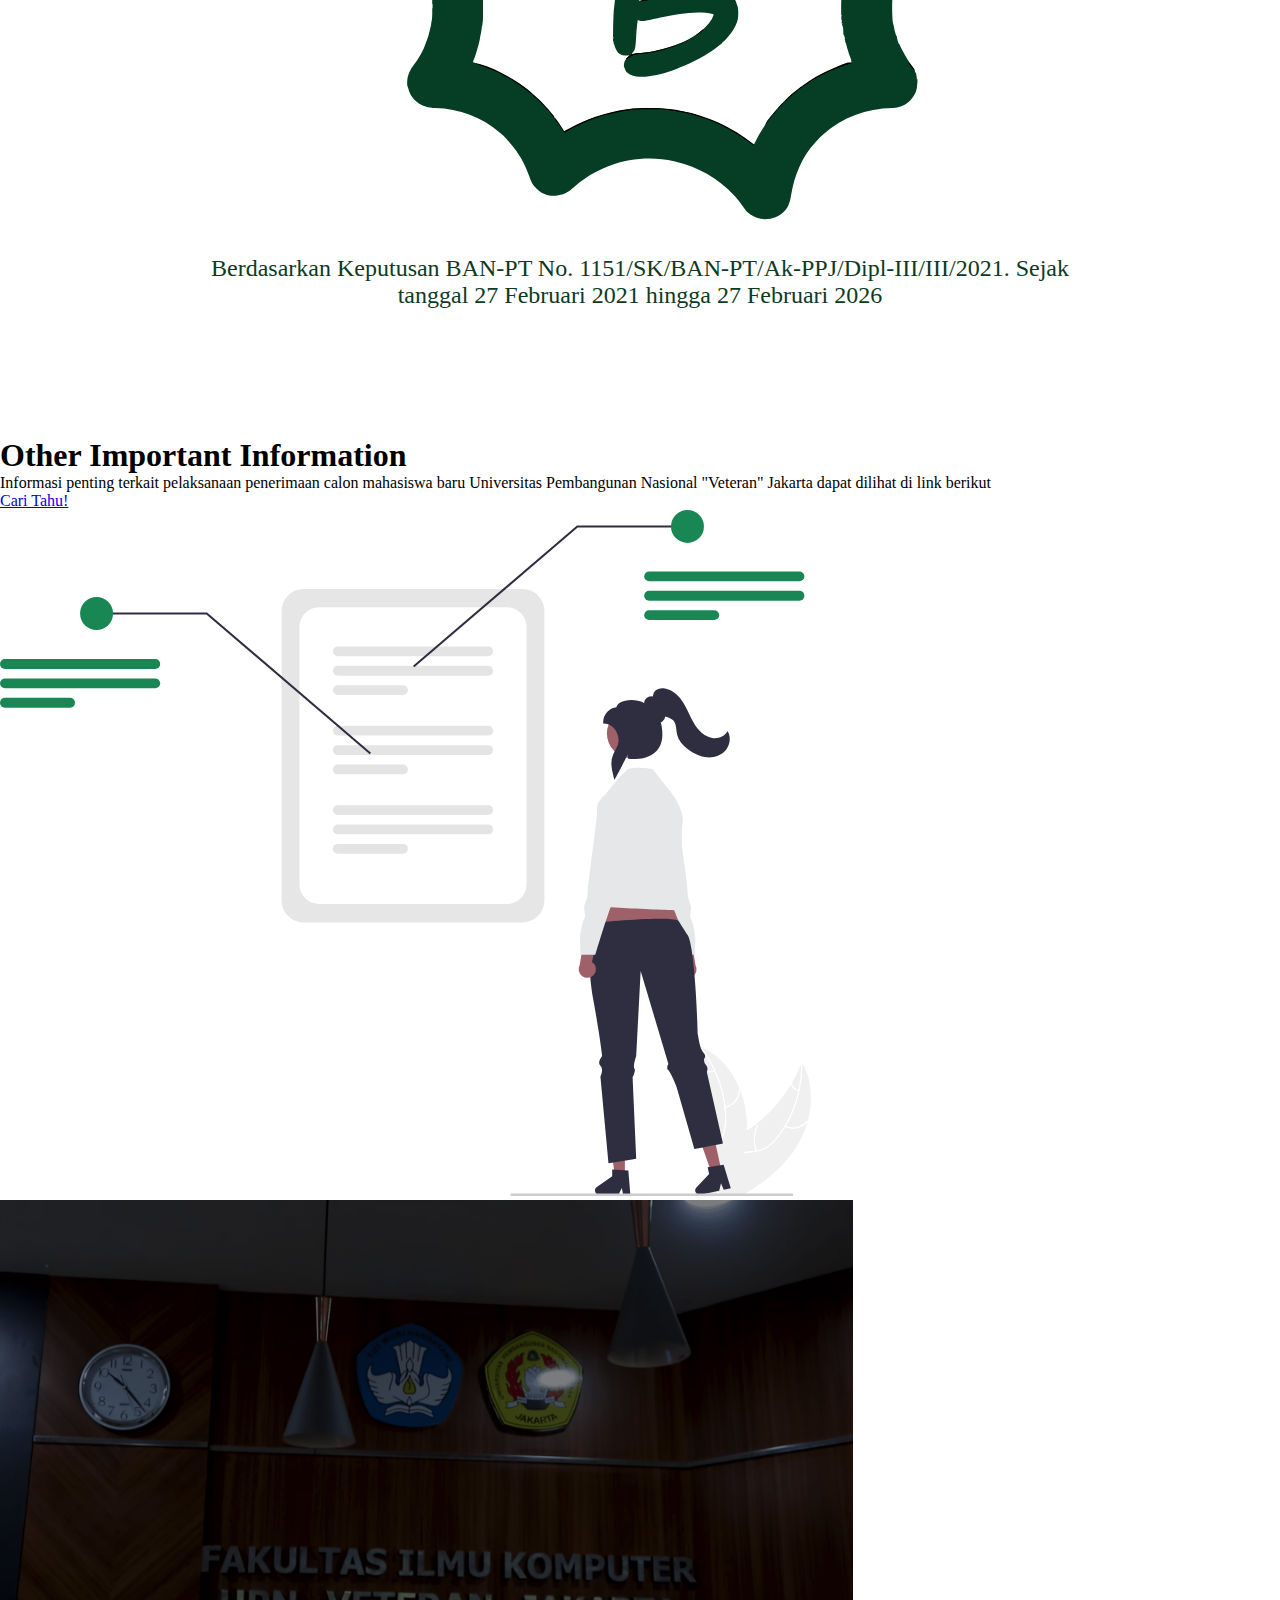
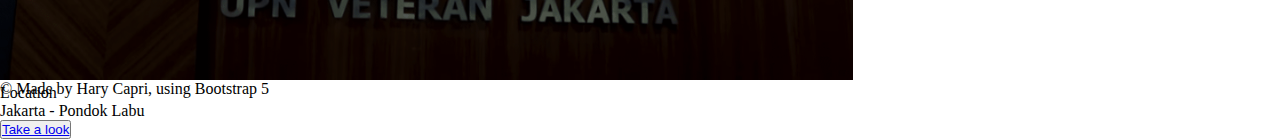
<file: faculty/fik.html>
<!DOCTYPE html>
<html lang="en">
  <head>
    <meta charset="UTF-8" />
    <meta name="viewport" content="width=device-width, initial-scale=1.0" />
    <title>Profile UPN</title>
    <link
      href="https://cdn.jsdelivr.net/npm/bootstrap@5.3.2/dist/css/bootstrap.min.css"
      rel="stylesheet"
      integrity="sha384-T3c6CoIi6uLrA9TneNEoa7RxnatzjcDSCmG1MXxSR1GAsXEV/Dwwykc2MPK8M2HN"
      crossorigin="anonymous"
    />
    <link
      rel="stylesheet"
      href="https://cdn.jsdelivr.net/npm/bootstrap-icons@1.11.2/font/bootstrap-icons.min.css"
    />
    <link rel="stylesheet" href="css/fik/styles.css" />
    <script
      src="https://cdn.jsdelivr.net/npm/bootstrap@5.3.2/dist/js/bootstrap.bundle.min.js"
      integrity="sha384-C6RzsynM9kWDrMNeT87bh95OGNyZPhcTNXj1NW7RuBCsyN/o0jlpcV8Qyq46cDfL"
      crossorigin="anonymous"
    ></script>
    <script defer src="../js/index.js"></script>
  </head>
  <body>
    <button
      onclick="topFunction()"
      id="myBtn"
      class="bi bi-arrow-up-circle-fill bi-lg bg-transparent"
      title="Go to top"
      style="font-size: 36px"
    ></button>
    <!--Navbar-->
    <nav
      class="navbar navbar-expand-lg bg-transparant navbar-light fixed-top sticky-navbar"
    >
      <div class="container">
        <a href="#" class="navbar-brand d-block d-lg-none">
          <span class="fs-4 fw-bolder text-success">UPNVJ</span
          ><span class="fs-4 fw-bold text-success-emphasis">Discover</span>
        </a>
        <button
          class="navbar-toggler ms-auto"
          type="button"
          data-bs-toggle="collapse"
          data-bs-target="#navmenu"
        >
          <span class="navbar-toggler-icon"></span>
        </button>

        <div class="collapse navbar-collapse" id="navmenu">
          <ul class="navbar-nav me-auto">
            <li class="nav-item fs-5">
              <a href="../index.html" class="nav-link">Home</a>
            </li>
            <li class="nav-item fs-5 dropdown">
              <a
                class="nav-link dropdown-toggle"
                href="#"
                role="button"
                data-bs-toggle="dropdown"
                aria-expanded="false"
              >
                Faculty
              </a>
              <ul class="dropdown-menu bg-body-secondary">
                <li>
                  <a class="dropdown-item" href="feb.html"
                    >Ekonomi dan Bisnis</a
                  >
                </li>
                <li><a class="dropdown-item" href="fk.html">Kedokteran</a></li>
                <li><a class="dropdown-item" href="ft.html">Teknik</a></li>
                <li>
                  <a class="dropdown-item" href="fisip.html"
                    >Ilmu Sosial dan Politik</a
                  >
                </li>
                <li>
                  <a class="dropdown-item" href="fik.html">Ilmu Komputer</a>
                </li>
                <li><a class="dropdown-item" href="fh.html">Hukum</a></li>
                <li>
                  <a class="dropdown-item" href="fikes.html">Kesehatan</a>
                </li>
              </ul>
            </li>
            <li class="nav-item fs-5">
              <a href="#Accreditation" class="nav-link">Accreditation</a>
            </li>
            <li class="nav-item fs-5">
              <a href="#location" class="nav-link">Location</a>
            </li>
          </ul>
        </div>

        <a href="#" class="navbar-brand d-none d-lg-block">
          <span class="fs-4 fw-bolder text-success">UPNVJ</span
          ><span class="fs-4 fw-bold text-success-emphasis">Discover</span></a
        >
      </div>
    </nav>

    <!-- Top Section -->
    <section
      class="img-header"
      style="background-image: url(images/fik-background.jpg)"
    >
      <div
        class="color-overlay d-flex flex-column justify-content-center align-items-center"
      >
        <div class="container text-overlay">
          <h1 class="text-success-emphasis fw-bold">Fakultas Ilmu Komputer</h1>
          <p class="lead text-black fs-5 fw-normal">
            Fakultas Ilmu Komputer UPNVJ: Studi IT terbarukan, memiliki
            fasilitas modern, kolaborasi industri, dengan pengembangan
            pendidikan profesional.
          </p>
          <a
            href="https://new-fik.upnvj.ac.id/"
            target="_blank"
            class="btn btn-success btn-lg"
            >Website Resmi</a
          >
        </div>
      </div>
    </section>

    <!-- Prodi Section -->
    <section id="prodi">
      <div class="container py-5">
        <h1 class="text-center fw-bolder pt-5 text-success-emphasis">
          Study program
        </h1>
        <div class="row row-cols-1 row-cols-md-3 text-center g-3 py-5">
          <div class="col">
            <div class="card bg-light text-dark">
              <img
                src="images/sistem-informasi-d3.svg"
                class="card-img-top p-2"
                alt="gambar-sisford3"
              />
              <div class="card-body">
                <h3 class="card-title">D3 Sistem Informasi</h3>
                <p class="card-text">
                  Prodi ini memusatkan pada teknologi informasi, dari
                  pemrograman hingga manajemen sistem informasi dan keamanan
                  komputer untuk aplikasi yang efisien dan jaringan yang handal.
                </p>
              </div>
            </div>
          </div>
          <div class="col">
            <div class="card bg-light text-dark">
              <img
                src="images/sistem-informasi-s1.svg"
                class="card-img-top p-2"
                alt="gambar-sisfors1"
              />
              <div class="card-body">
                <h3 class="card-title">S1 Sistem Informasi</h3>
                <p class="card-text">
                  Berisikan konsep konsep basis data, dan analisis data spasial,
                  rekayasa perangkat lunak, pengembangan sistem cerdas, serta
                  aplikasi teknologi terkini untuk website dan mobile.
                </p>
              </div>
            </div>
          </div>
          <div class="col">
            <div class="card bg-light text-dark">
              <img
                src="images/Informatika-s1.svg"
                class="card-img-top p-2"
                alt="gambar-infors1"
              />
              <div class="card-body">
                <h3 class="card-title">S1 Informatika</h3>
                <p class="card-text">
                  Prodi ini berfokus pada pemrograman, dan sistem komputer untuk
                  pemecahan masalah. analisis algoritma, basis data, keamanan
                  komputer, serta pengembangan aplikasi cerdas.
                </p>
              </div>
            </div>
          </div>
        </div>
      </div>
    </section>

    <!-- Akreditasi Section-->
    <section id="Accreditation" class="tabs-section">
      <h1 class="text-center mb-5 fw-bolder pt-5 text-success-emphasis">
        Study Program Accreditation
      </h1>
      <ul class="container tabs">
        <li>D3 Sistem Informasi</li>
        <li>S1 Sistem Informasi</li>
        <li>S1 Informatika</li>
      </ul>

      <div class="container container-akre">
        <div class="content-akre">
          <img src="images/B-akre.svg" alt="" />
          <p class="lead">
            Berdasarkan Keputusan BAN-PT No.
            1151/SK/BAN-PT/Ak-PPJ/Dipl-III/III/2021. Sejak tanggal 27 Februari
            2021 hingga 27 Februari 2026
          </p>
        </div>
        <div class="content-akre">
          <img src="images/B-akre.svg" alt="" />
          <p class="lead">
            Berdasarkan Hasil Keputusan BAN-PT
            NO.2277/SK/BAN-PT/Akred/S/VII/2019. Berlaku Sejak tanggal 09 Juli
            2019 hingga 09 Juli 2024
          </p>
        </div>
        <div class="content-akre">
          <img src="images/B-akre.svg" alt="" />
          <p class="lead">
            Berdasarkan Hasil terbaru dari Keputusan BAN-PT No.
            1016/SK/BAN-PT/Ak-PPJ/S/II/202 19 Februari 2021 hingga 19 Februari
            2026
          </p>
        </div>
      </div>
    </section>

    <!--More Info Section-->
    <section
      class="about bg-light text-dark text-center text-sm-start pb-sm-0 pt-5 pb-5"
    >
      <div class="container pb-md-5">
        <div class="d-flex align-items-center">
          <div>
            <h1 class="fw-bold">
              <span class="text-success">Other</span>
              <span>Important</span>
              <span>Information</span>
            </h1>
            <p class="lead">
              Informasi penting terkait pelaksanaan penerimaan calon mahasiswa
              baru Universitas Pembangunan Nasional "Veteran" Jakarta dapat
              dilihat di link berikut
            </p>
            <a
              href="https://penmaru.upnvj.ac.id/id/sarjana-s-1.html"
              target="_blank"
              class="btn btn-success btn-lg"
            >
              Cari Tahu!
            </a>
          </div>
          <img
            class="img-fluid w-50 d-none d-sm-block ms-2 p-5 w"
            src="images/more-section.svg"
            alt="gambar-upn"
          />
        </div>
      </div>
    </section>

    <!-- Location Section -->
    <section id="location">
      <div id="hero-carousel" class="carousel slide" data-bs-ride="carousel">
        <div class="carousel-inner">
          <div class="carousel-item active c-item">
            <img
              src="images/fik-location.png"
              class="d-block w-100 c-img"
              alt="Slide 1"
            />
            <div class="carousel-caption top-0 mt-4">
              <p class="text-uppercase fs-3 mt-5">Location</p>
              <p class="display-1 fs-1 fw-bold text-capitalize">
                Jakarta - Pondok Labu
              </p>
              <button
                class="btn btn-success px-4 py-2 fs-5 mt-5"
                data-bs-toggle="modal"
                data-bs-target="#booking-modal"
              >
                <a
                  href="https://maps.app.goo.gl/isQuPLN2e185GxiDA"
                  target="_blank"
                  class="text-decoration-none text-light p-3"
                  >Take a look</a
                >
              </button>
            </div>
          </div>
        </div>
      </div>
    </section>

    <!-- Footer Section -->
    <footer class="p-2 bg-success text-light text-center position-relative">
      <div class="container">
        <p class="lead mt-3">&copy Made by Hary Capri, using Bootstrap 5</p>
      </div>
    </footer>
  </body>
</html>
</file>
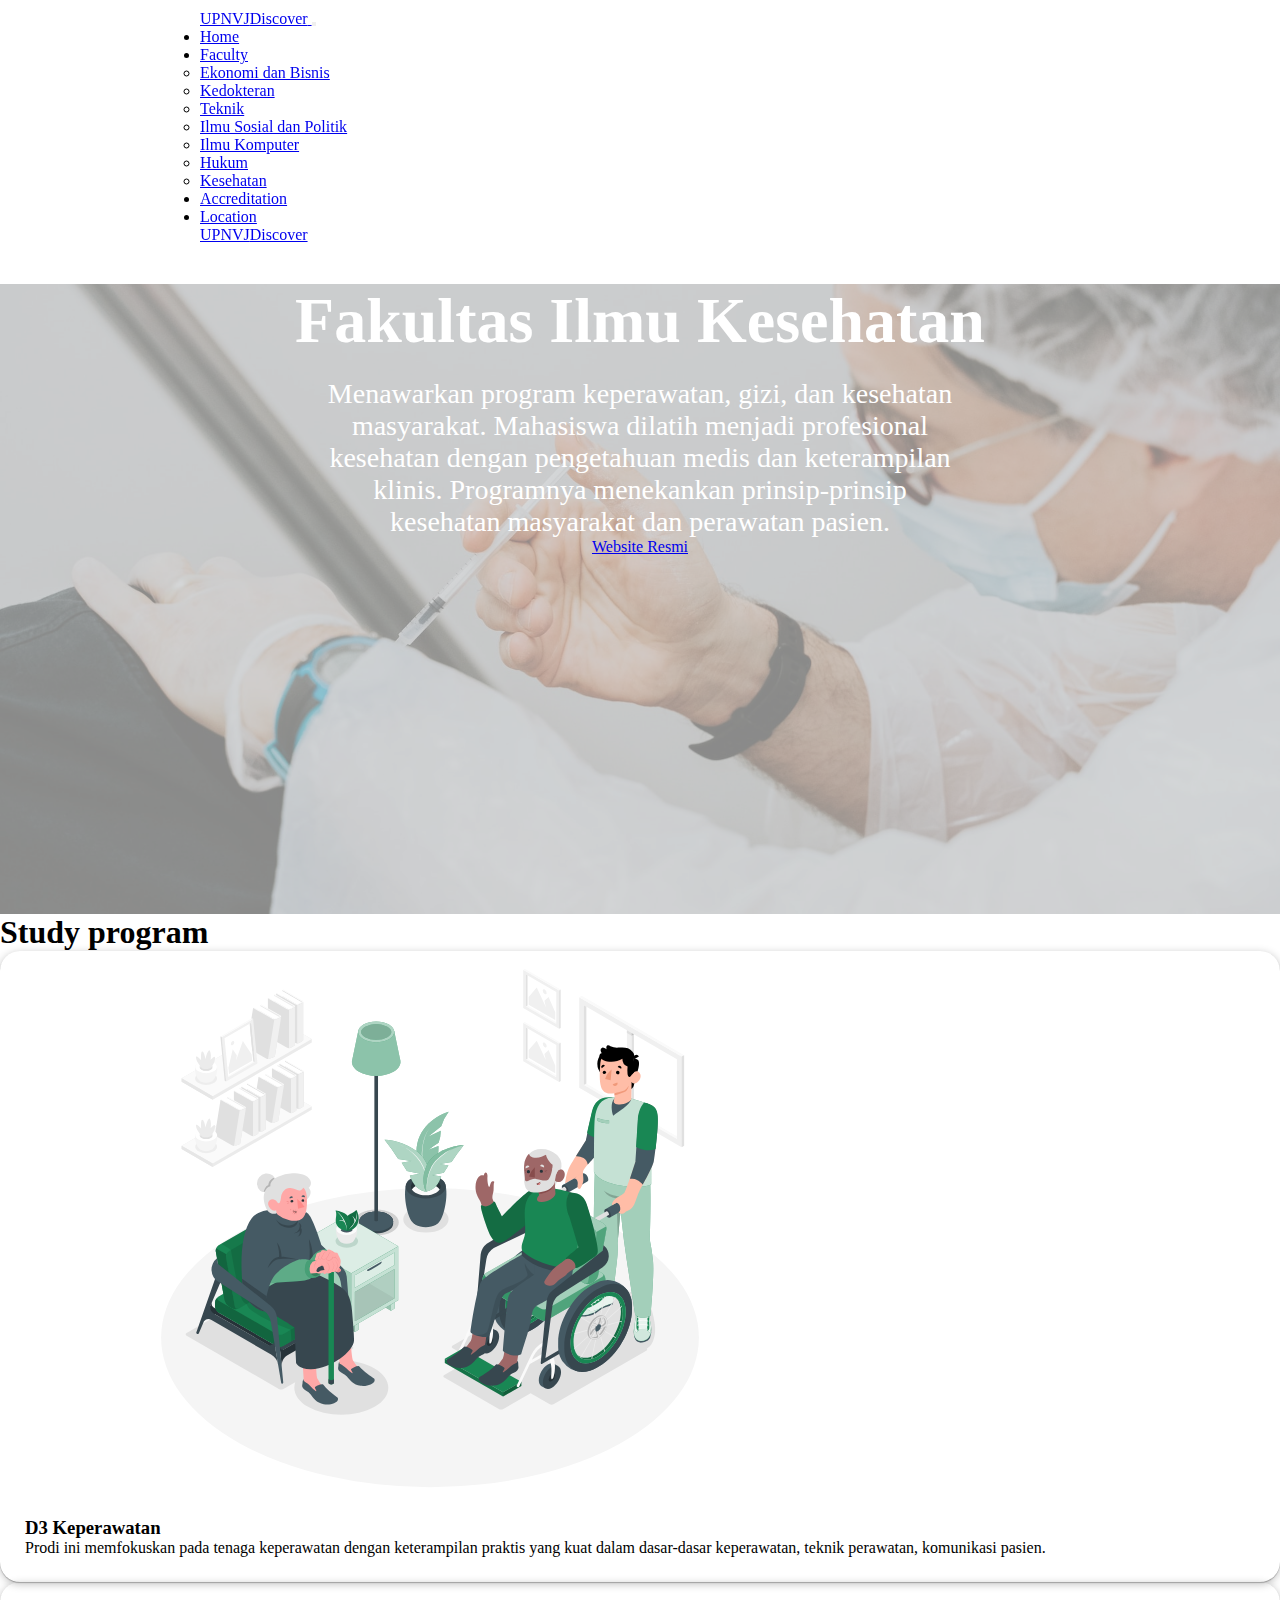
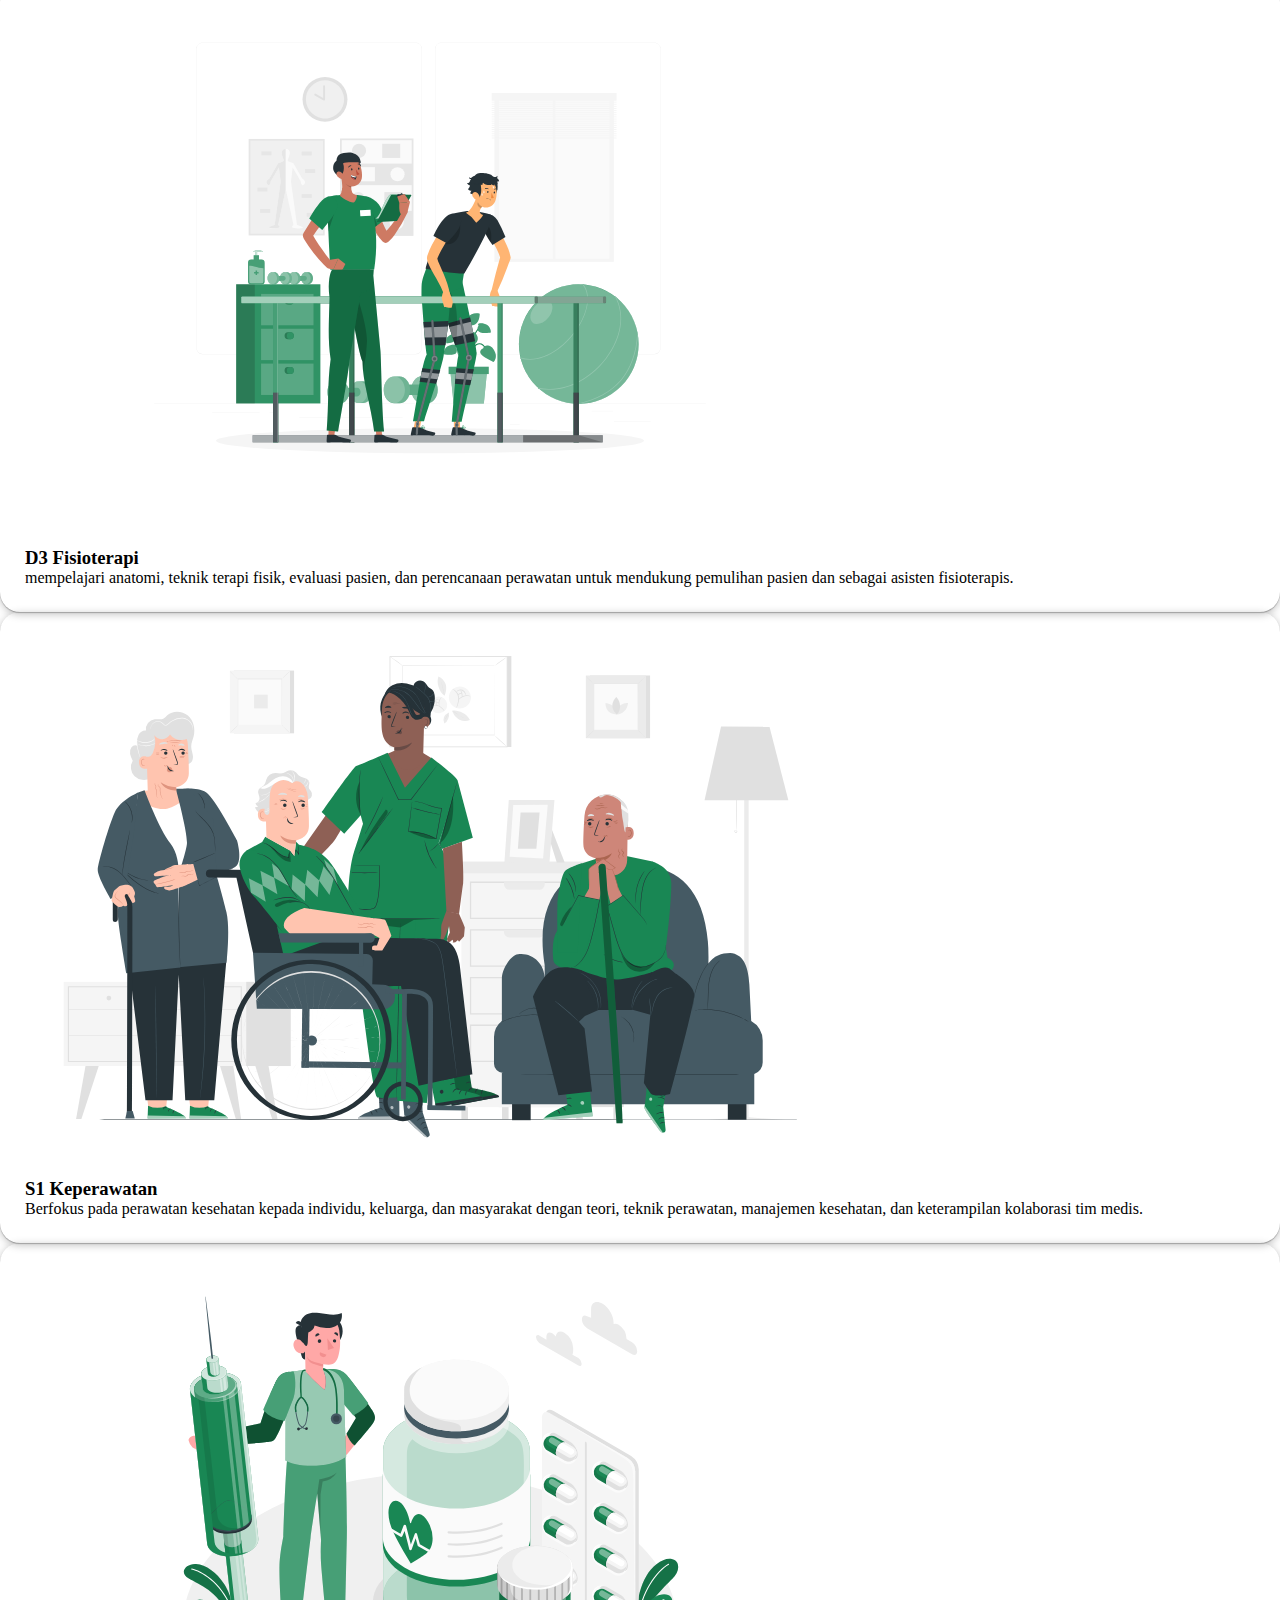
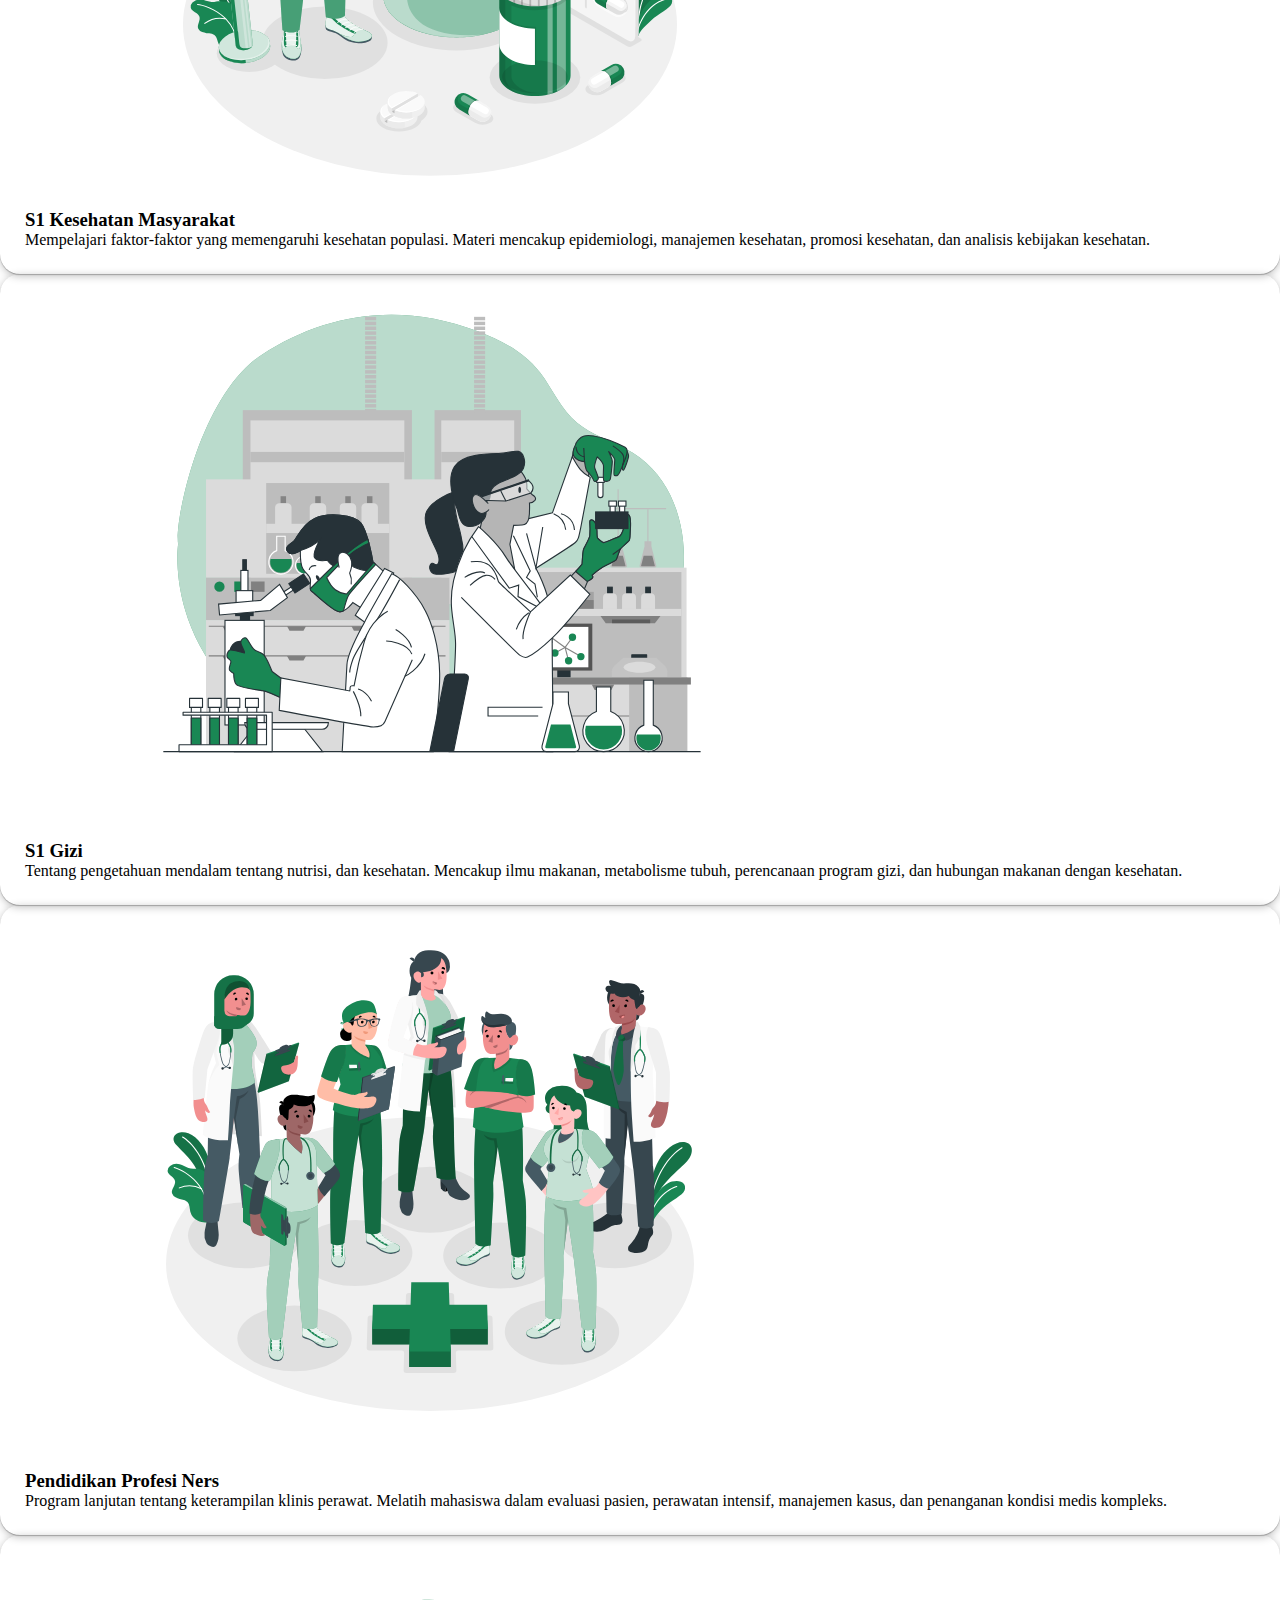
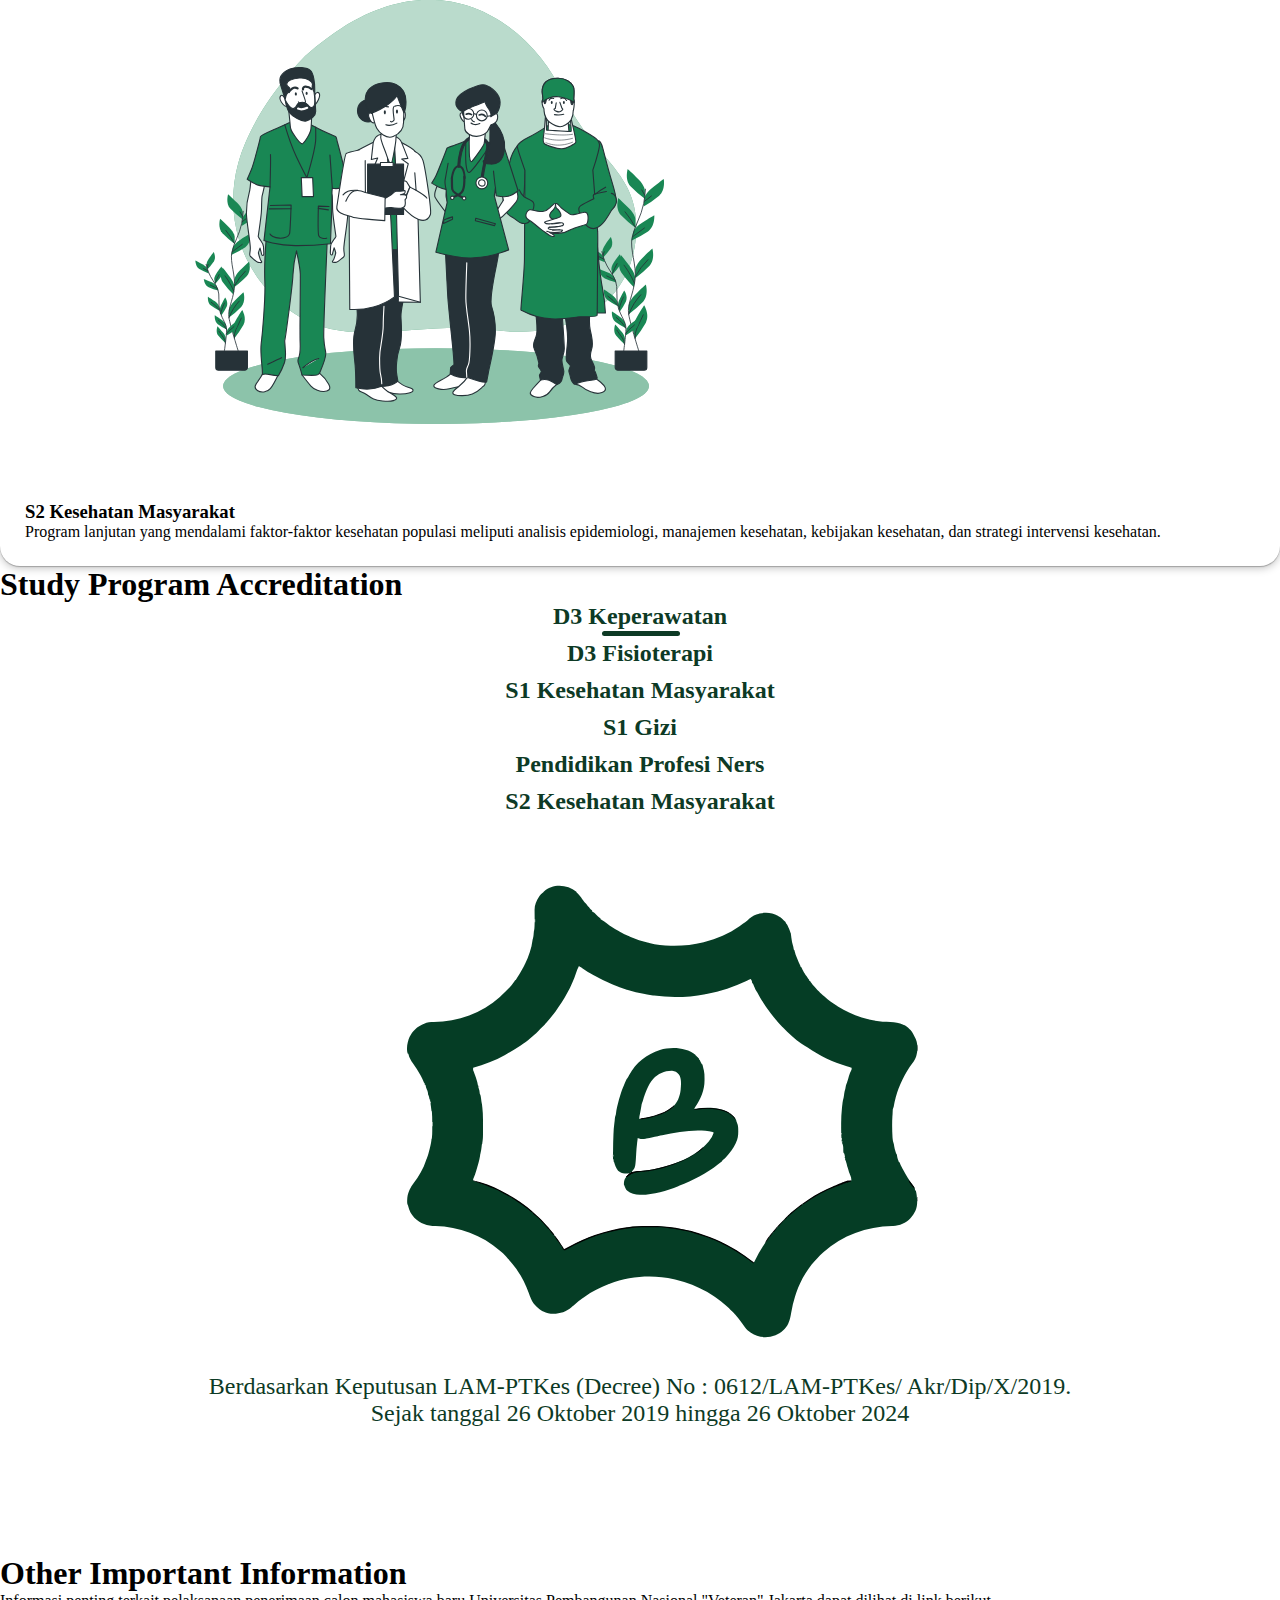
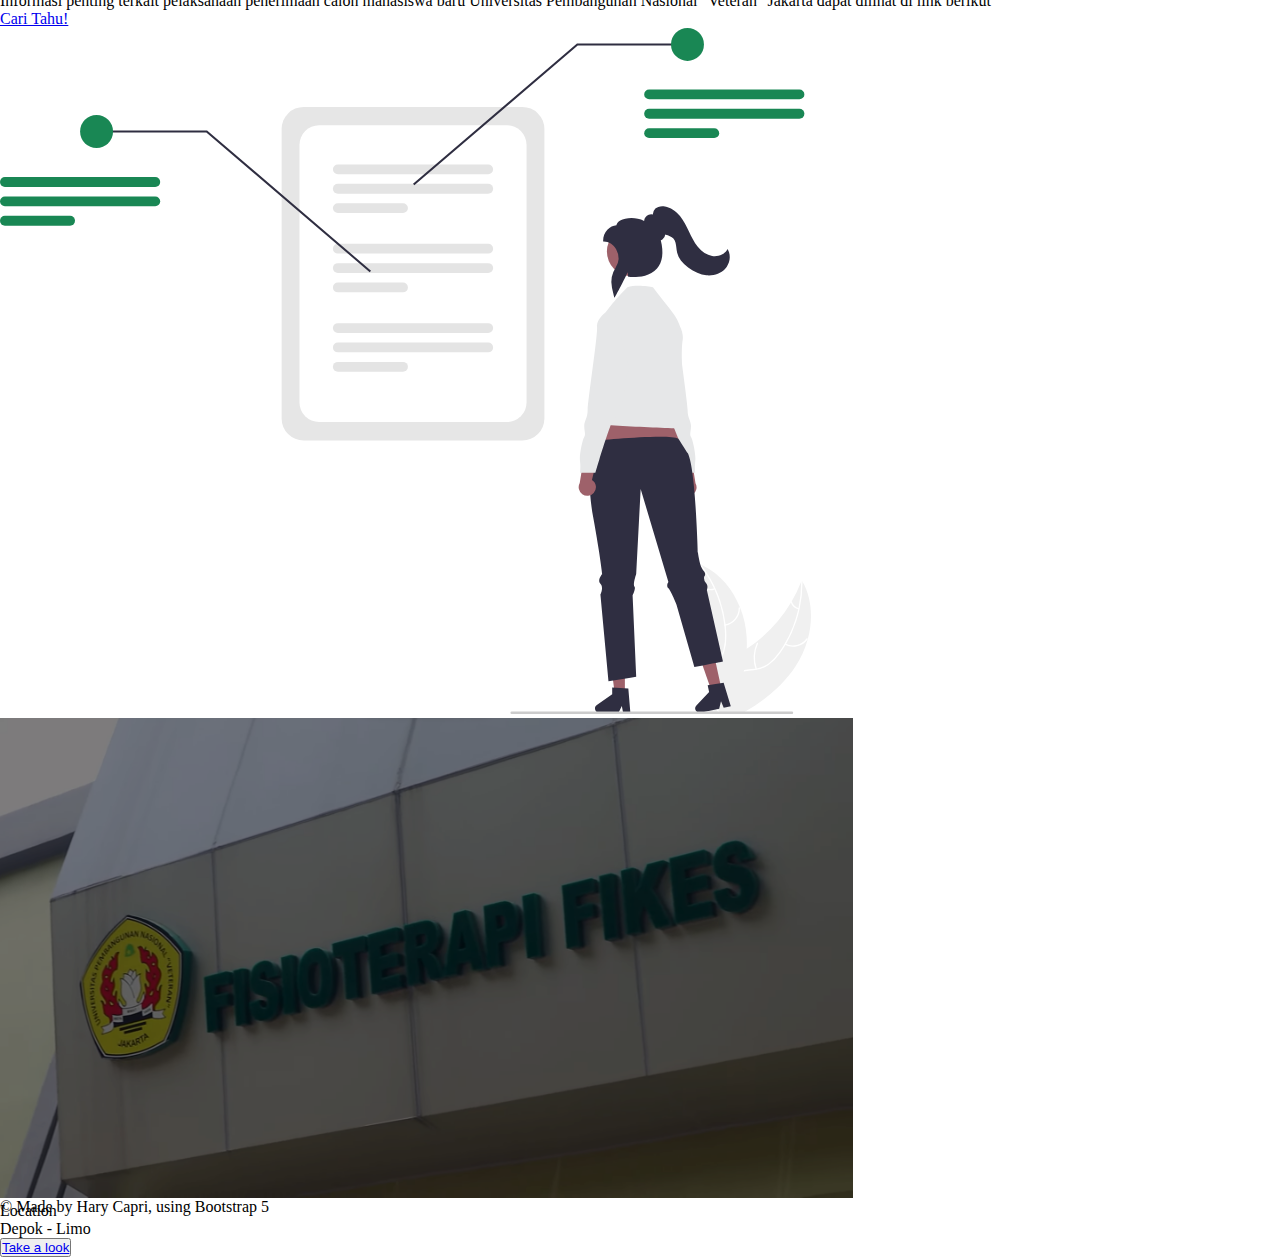
<file: faculty/fikes.html>
<!DOCTYPE html>
<html lang="en">
  <head>
    <meta charset="UTF-8" />
    <meta name="viewport" content="width=device-width, initial-scale=1.0" />
    <title>Profile UPN</title>
    <link
      href="https://cdn.jsdelivr.net/npm/bootstrap@5.3.2/dist/css/bootstrap.min.css"
      rel="stylesheet"
      integrity="sha384-T3c6CoIi6uLrA9TneNEoa7RxnatzjcDSCmG1MXxSR1GAsXEV/Dwwykc2MPK8M2HN"
      crossorigin="anonymous"
    />
    <link
      rel="stylesheet"
      href="https://cdn.jsdelivr.net/npm/bootstrap-icons@1.11.2/font/bootstrap-icons.min.css"
    />
    <link rel="stylesheet" href="css/fikes/styles.css" />
    <script
      src="https://cdn.jsdelivr.net/npm/bootstrap@5.3.2/dist/js/bootstrap.bundle.min.js"
      integrity="sha384-C6RzsynM9kWDrMNeT87bh95OGNyZPhcTNXj1NW7RuBCsyN/o0jlpcV8Qyq46cDfL"
      crossorigin="anonymous"
    ></script>
    <script defer src="../js/index.js"></script>
  </head>
  <body>
    <button
      onclick="topFunction()"
      id="myBtn"
      class="bi bi-arrow-up-circle-fill bi-lg bg-transparent"
      title="Go to top"
      style="font-size: 36px"
    ></button>
    <!--Navbar-->
    <nav
      class="navbar navbar-expand-lg bg-transparant navbar-light fixed-top sticky-navbar"
    >
      <div class="container">
        <a href="#" class="navbar-brand d-block d-lg-none">
          <span class="fs-4 fw-bolder text-success">UPNVJ</span
          ><span class="fs-4 fw-bold text-success-emphasis">Discover</span>
        </a>
        <button
          class="navbar-toggler ms-auto"
          type="button"
          data-bs-toggle="collapse"
          data-bs-target="#navmenu"
        >
          <span class="navbar-toggler-icon"></span>
        </button>

        <div class="collapse navbar-collapse" id="navmenu">
          <ul class="navbar-nav me-auto">
            <li class="nav-item fs-5">
              <a href="../index.html" class="nav-link">Home</a>
            </li>
            <li class="nav-item fs-5 dropdown">
              <a
                class="nav-link dropdown-toggle"
                href="#"
                role="button"
                data-bs-toggle="dropdown"
                aria-expanded="false"
              >
                Faculty
              </a>
              <ul class="dropdown-menu bg-body-secondary">
                <li>
                  <a class="dropdown-item" href="feb.html"
                    >Ekonomi dan Bisnis</a
                  >
                </li>
                <li><a class="dropdown-item" href="fk.html">Kedokteran</a></li>
                <li><a class="dropdown-item" href="ft.html">Teknik</a></li>
                <li>
                  <a class="dropdown-item" href="fisip.html"
                    >Ilmu Sosial dan Politik</a
                  >
                </li>
                <li>
                  <a class="dropdown-item" href="fik.html">Ilmu Komputer</a>
                </li>
                <li><a class="dropdown-item" href="fh.html">Hukum</a></li>
                <li>
                  <a class="dropdown-item" href="#">Kesehatan</a>
                </li>
              </ul>
            </li>
            <li class="nav-item fs-5">
              <a href="#Accreditation" class="nav-link">Accreditation</a>
            </li>
            <li class="nav-item fs-5">
              <a href="#location" class="nav-link">Location</a>
            </li>
          </ul>
        </div>

        <a href="#" class="navbar-brand d-none d-lg-block">
          <span class="fs-4 fw-bolder text-success">UPNVJ</span
          ><span class="fs-4 fw-bold text-success-emphasis">Discover</span></a
        >
      </div>
    </nav>

    <!-- Top Section -->
    <section
      class="img-header"
      style="background-image: url(images/fikes-background.jpg)"
    >
      <div
        class="color-overlay d-flex flex-column justify-content-center align-items-center"
      >
        <div class="container text-overlay">
          <h1 class="text-success-emphasis fw-bold">Fakultas Ilmu Kesehatan</h1>
          <p class="lead text-black fs-5 fw-normal">
            Menawarkan program keperawatan, gizi, dan kesehatan masyarakat.
            Mahasiswa dilatih menjadi profesional kesehatan dengan pengetahuan
            medis dan keterampilan klinis. Programnya menekankan prinsip-prinsip
            kesehatan masyarakat dan perawatan pasien.
          </p>
          <a
            href="https://fikes.upnvj.ac.id/"
            target="_blank"
            class="btn btn-success btn-lg"
            >Website Resmi</a
          >
        </div>
      </div>
    </section>

    <!-- Prodi Section -->
    <section id="prodi">
      <div class="container py-5">
        <h1 class="text-center fw-bolder pt-5 text-success-emphasis">
          Study program
        </h1>
        <div class="row row-cols-1 row-cols-md-3 text-center g-3 py-5">
          <div class="col">
            <div class="card bg-light text-dark">
              <img
                src="images/d3-perawat.svg"
                class="card-img-top p-2"
                alt="gambar-perawat"
              />
              <div class="card-body">
                <h3 class="card-title">D3 Keperawatan</h3>
                <p class="card-text">
                  Prodi ini memfokuskan pada tenaga keperawatan dengan
                  keterampilan praktis yang kuat dalam dasar-dasar keperawatan,
                  teknik perawatan, komunikasi pasien.
                </p>
              </div>
            </div>
          </div>
          <div class="col">
            <div class="card bg-light text-dark">
              <img
                src="images/d3-fisio.svg"
                class="card-img-top p-2"
                alt="gambar-fisio"
              />
              <div class="card-body">
                <h3 class="card-title">D3 Fisioterapi</h3>
                <p class="card-text">
                  mempelajari anatomi, teknik terapi fisik, evaluasi pasien, dan
                  perencanaan perawatan untuk mendukung pemulihan pasien dan
                  sebagai asisten fisioterapis.
                </p>
              </div>
            </div>
          </div>
          <div class="col">
            <div class="card bg-light text-dark">
              <img
                src="images/s1-perawat.svg"
                class="card-img-top p-2"
                alt="gambar-perawat"
              />
              <div class="card-body">
                <h3 class="card-title">S1 Keperawatan</h3>
                <p class="card-text">
                  Berfokus pada perawatan kesehatan kepada individu, keluarga,
                  dan masyarakat dengan teori, teknik perawatan, manajemen
                  kesehatan, dan keterampilan kolaborasi tim medis.
                </p>
              </div>
            </div>
          </div>
          <div class="col">
            <div class="card bg-light text-dark">
              <img
                src="images/s1-kesehatan.svg"
                class="card-img-top p-2"
                alt="gambar-kesehatan"
              />
              <div class="card-body">
                <h3 class="card-title">S1 Kesehatan Masyarakat</h3>
                <p class="card-text">
                  Mempelajari faktor-faktor yang memengaruhi kesehatan populasi.
                  Materi mencakup epidemiologi, manajemen kesehatan, promosi
                  kesehatan, dan analisis kebijakan kesehatan.
                </p>
              </div>
            </div>
          </div>
          <div class="col">
            <div class="card bg-light text-dark">
              <img
                src="images/s1-gizi.svg"
                class="card-img-top p-2"
                alt="gambar-gizi"
              />
              <div class="card-body">
                <h3 class="card-title">S1 Gizi</h3>
                <p class="card-text">
                  Tentang pengetahuan mendalam tentang nutrisi, dan kesehatan.
                  Mencakup ilmu makanan, metabolisme tubuh, perencanaan program
                  gizi, dan hubungan makanan dengan kesehatan.
                </p>
              </div>
            </div>
          </div>
          <div class="col">
            <div class="card bg-light text-dark">
              <img
                src="images/ners.svg"
                class="card-img-top p-2"
                alt="gambar-ners"
              />
              <div class="card-body">
                <h3 class="card-title">Pendidikan Profesi Ners</h3>
                <p class="card-text">
                  Program lanjutan tentang keterampilan klinis perawat. Melatih
                  mahasiswa dalam evaluasi pasien, perawatan intensif, manajemen
                  kasus, dan penanganan kondisi medis kompleks.
                </p>
              </div>
            </div>
          </div>
          <div class="col mx-auto">
            <div class="card bg-light text-dark">
              <img
                src="images/s2-kesehatan.svg"
                class="card-img-top p-2"
                alt="gambar-kesehatan"
              />
              <div class="card-body">
                <h3 class="card-title">S2 Kesehatan Masyarakat</h3>
                <p class="card-text">
                  Program lanjutan yang mendalami faktor-faktor kesehatan
                  populasi meliputi analisis epidemiologi, manajemen kesehatan,
                  kebijakan kesehatan, dan strategi intervensi kesehatan.
                </p>
              </div>
            </div>
          </div>
        </div>
      </div>
    </section>

    <!-- Akreditasi Section-->
    <section id="Accreditation" class="tabs-section">
      <h1 class="text-center mb-5 fw-bolder pt-5 text-success-emphasis">
        Study Program Accreditation
      </h1>
      <ul class="container tabs">
        <li>D3 Keperawatan</li>
        <li>D3 Fisioterapi</li>
        <li>S1 Kesehatan Masyarakat</li>
        <li>S1 Gizi</li>
        <li>Pendidikan Profesi Ners</li>
        <li>S2 Kesehatan Masyarakat</li>
      </ul>

      <div class="container container-akre">
        <div class="content-akre">
          <img src="images/B-akre.svg" alt="" />
          <p class="lead">
            Berdasarkan Keputusan LAM-PTKes (Decree) No : 0612/LAM-PTKes/
            Akr/Dip/X/2019. Sejak tanggal 26 Oktober 2019 hingga 26 Oktober 2024
          </p>
        </div>
        <div class="content-akre">
          <img src="images/B-akre.svg" alt="" />
          <p class="lead">
            Berdasarkan Keputusan LAM-PTKes (Decree) No :0699/LAM-PTKes/
            Akr/Dip/XI/2019. Sejak tanggal 30 November 2019 hingga 30 November
            2024
          </p>
        </div>
        <div class="content-akre">
          <img src="images/A-akre.svg" alt="" />
          <p class="lead">
            Berdasarkan Keputusan LAM-PTKes (Decree) No :
            0787/LAM-PTKes/Akr/Sar/X/2023. Sejak tanggal 26 Oktober 2023 hingga
            26 Oktober 2028
          </p>
        </div>
        <div class="content-akre">
          <img src="images/A-akre.svg" alt="" />
          <p class="lead">
            Berdasarkan Keputusan LAM-PTKes (Decree) No :
            0570/LAM-PTKes/Akr/Sar/IX/2019. Sejak tanggal 29 September 2019
            hingga 29 September 2024
          </p>
        </div>
        <div class="content-akre">
          <img src="images/B-akre.svg" alt="" />
          <p class="lead">
            Berdasarkan Keputusan LAM-PTKes (Decree) No :
            0260/LAM-PTKes/Akr/Pro/VII/2021. Sejak tanggal 29 Juli 2021 hingga
            29 Juli 2026
          </p>
        </div>
        <div class="content-akre">
          <img src="images/B-akre.svg" alt="" />
          <p class="lead">
            Berdasarkan Keputusan LAM-PTKes (Decree) No :
            0247/LAM-PTKes/Akr.PB/Mag/XII/2023. Sejak tanggal 31 Oktober 2022
            hingga 31 Oktober 2025
          </p>
        </div>
      </div>
    </section>

    <!--More Info Section-->
    <section
      class="about bg-light text-dark text-center text-sm-start pb-sm-0 pt-5 pb-5"
    >
      <div class="container pb-md-5">
        <div class="d-flex align-items-center">
          <div>
            <h1 class="fw-bold">
              <span class="text-success">Other</span>
              <span>Important</span>
              <span>Information</span>
            </h1>
            <p class="lead">
              Informasi penting terkait pelaksanaan penerimaan calon mahasiswa
              baru Universitas Pembangunan Nasional "Veteran" Jakarta dapat
              dilihat di link berikut
            </p>
            <a
              href="https://penmaru.upnvj.ac.id/id/sarjana-s-1.html"
              target="_blank"
              class="btn btn-success btn-lg"
            >
              Cari Tahu!
            </a>
          </div>
          <img
            class="img-fluid w-50 d-none d-sm-block ms-2 p-5 w"
            src="images/more-section.svg"
            alt="gambar-upn"
          />
        </div>
      </div>
    </section>

    <!-- Location Section -->
    <section id="location">
      <div id="hero-carousel" class="carousel slide" data-bs-ride="carousel">
        <div class="carousel-inner">
          <div class="carousel-item active c-item">
            <img
              src="images/fikes-location.png"
              class="d-block w-100 c-img"
              alt="Slide 1"
            />
            <div class="carousel-caption top-0 mt-4">
              <p class="text-uppercase fs-3 mt-5">Location</p>
              <p class="display-1 fs-1 fw-bold text-capitalize">Depok - Limo</p>
              <button
                class="btn btn-success px-4 py-2 fs-5 mt-5"
                data-bs-toggle="modal"
                data-bs-target="#booking-modal"
              >
                <a
                  href="https://maps.app.goo.gl/KW1a1YHqne5MCQAG9"
                  target="_blank"
                  class="text-decoration-none text-light p-3"
                  >Take a look</a
                >
              </button>
            </div>
          </div>
        </div>
      </div>
    </section>

    <!-- Footer Section -->
    <footer class="p-2 bg-success text-light text-center position-relative">
      <div class="container">
        <p class="lead mt-3">&copy Made by Hary Capri, using Bootstrap 5</p>
      </div>
    </footer>
  </body>
</html>
</file>
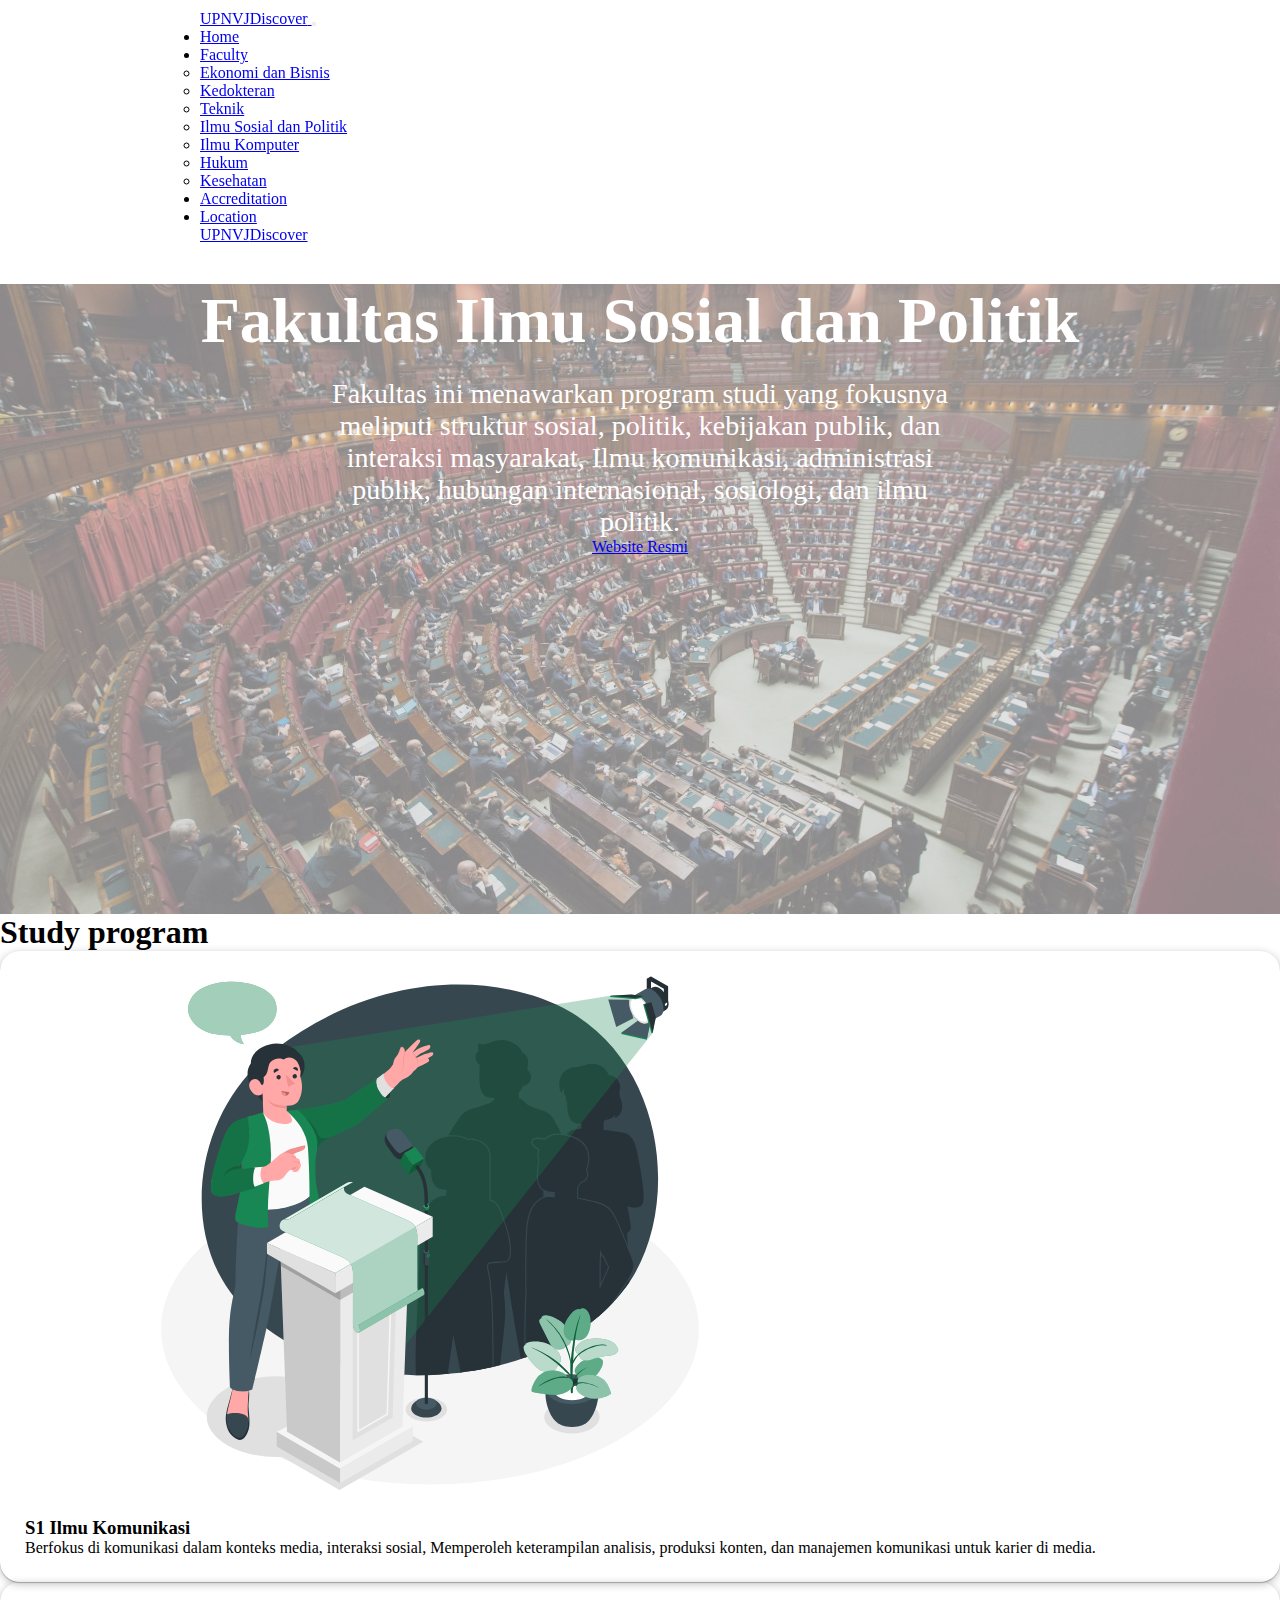
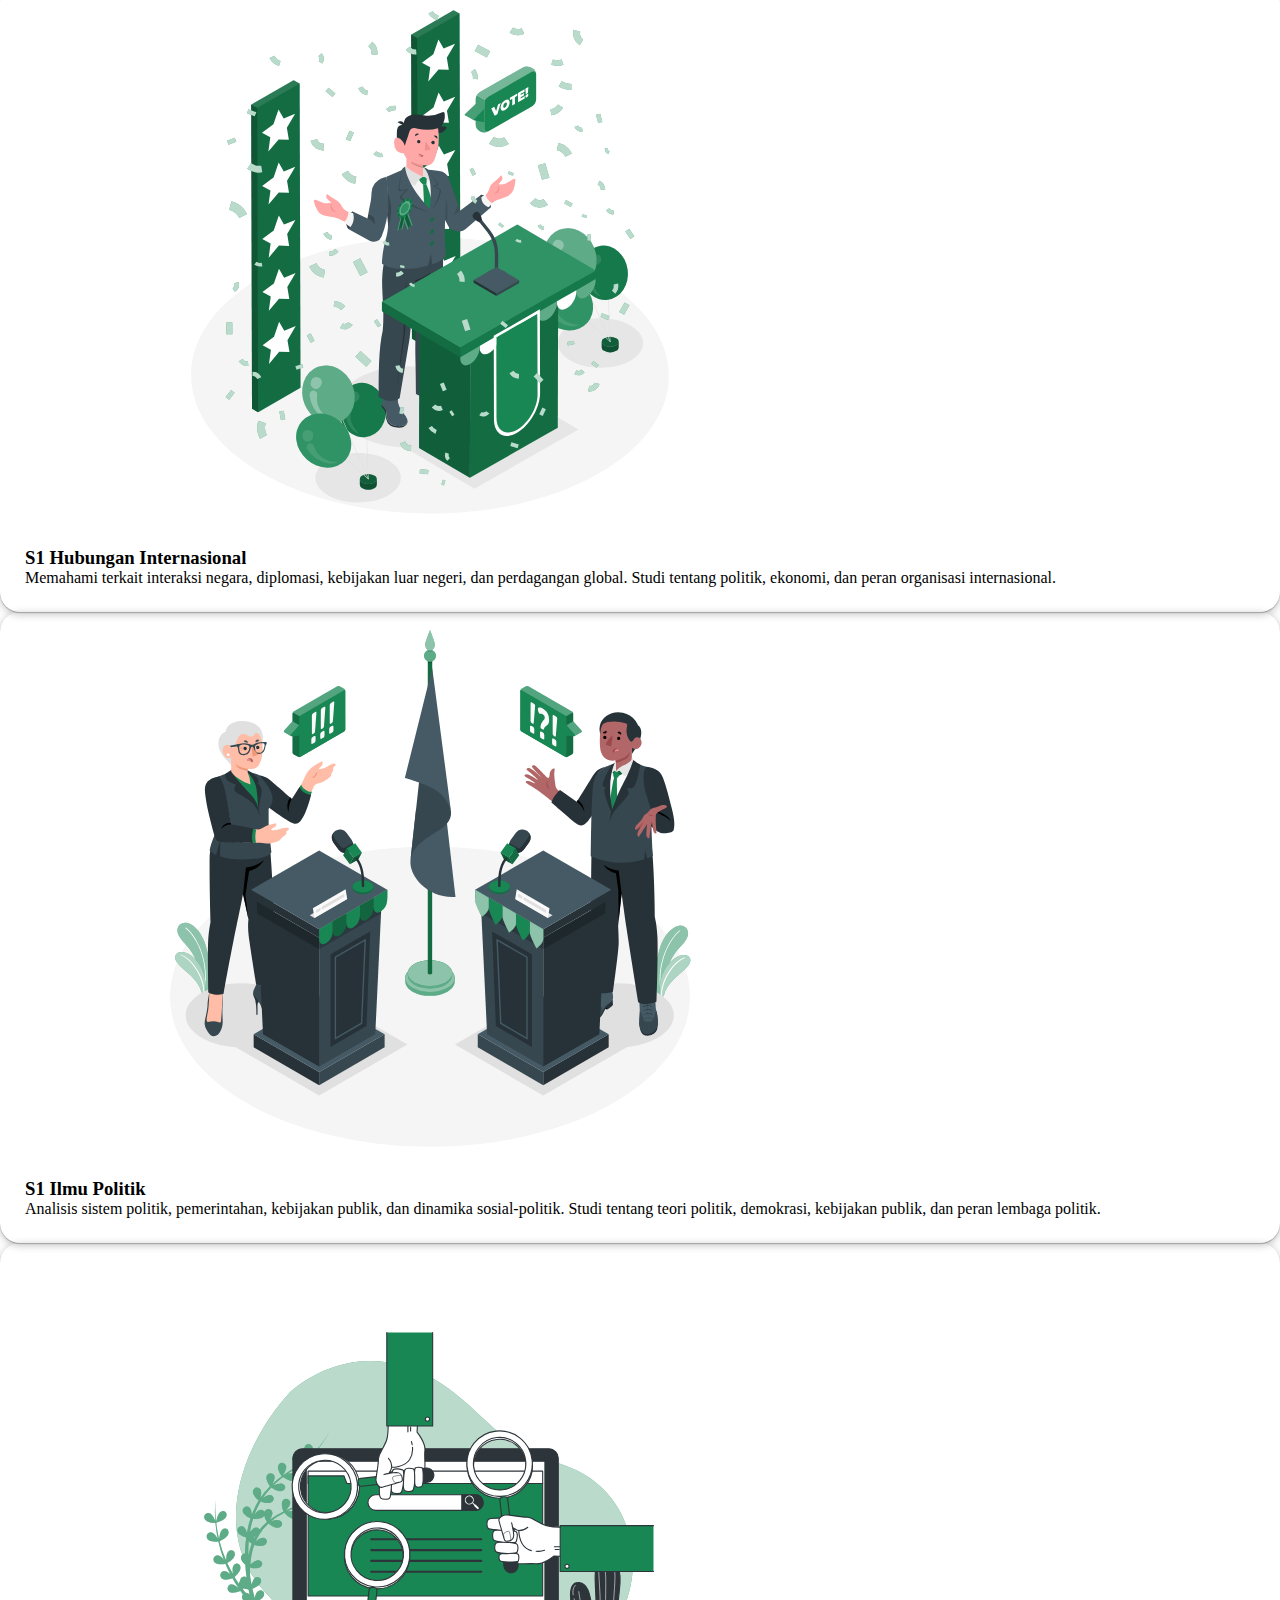
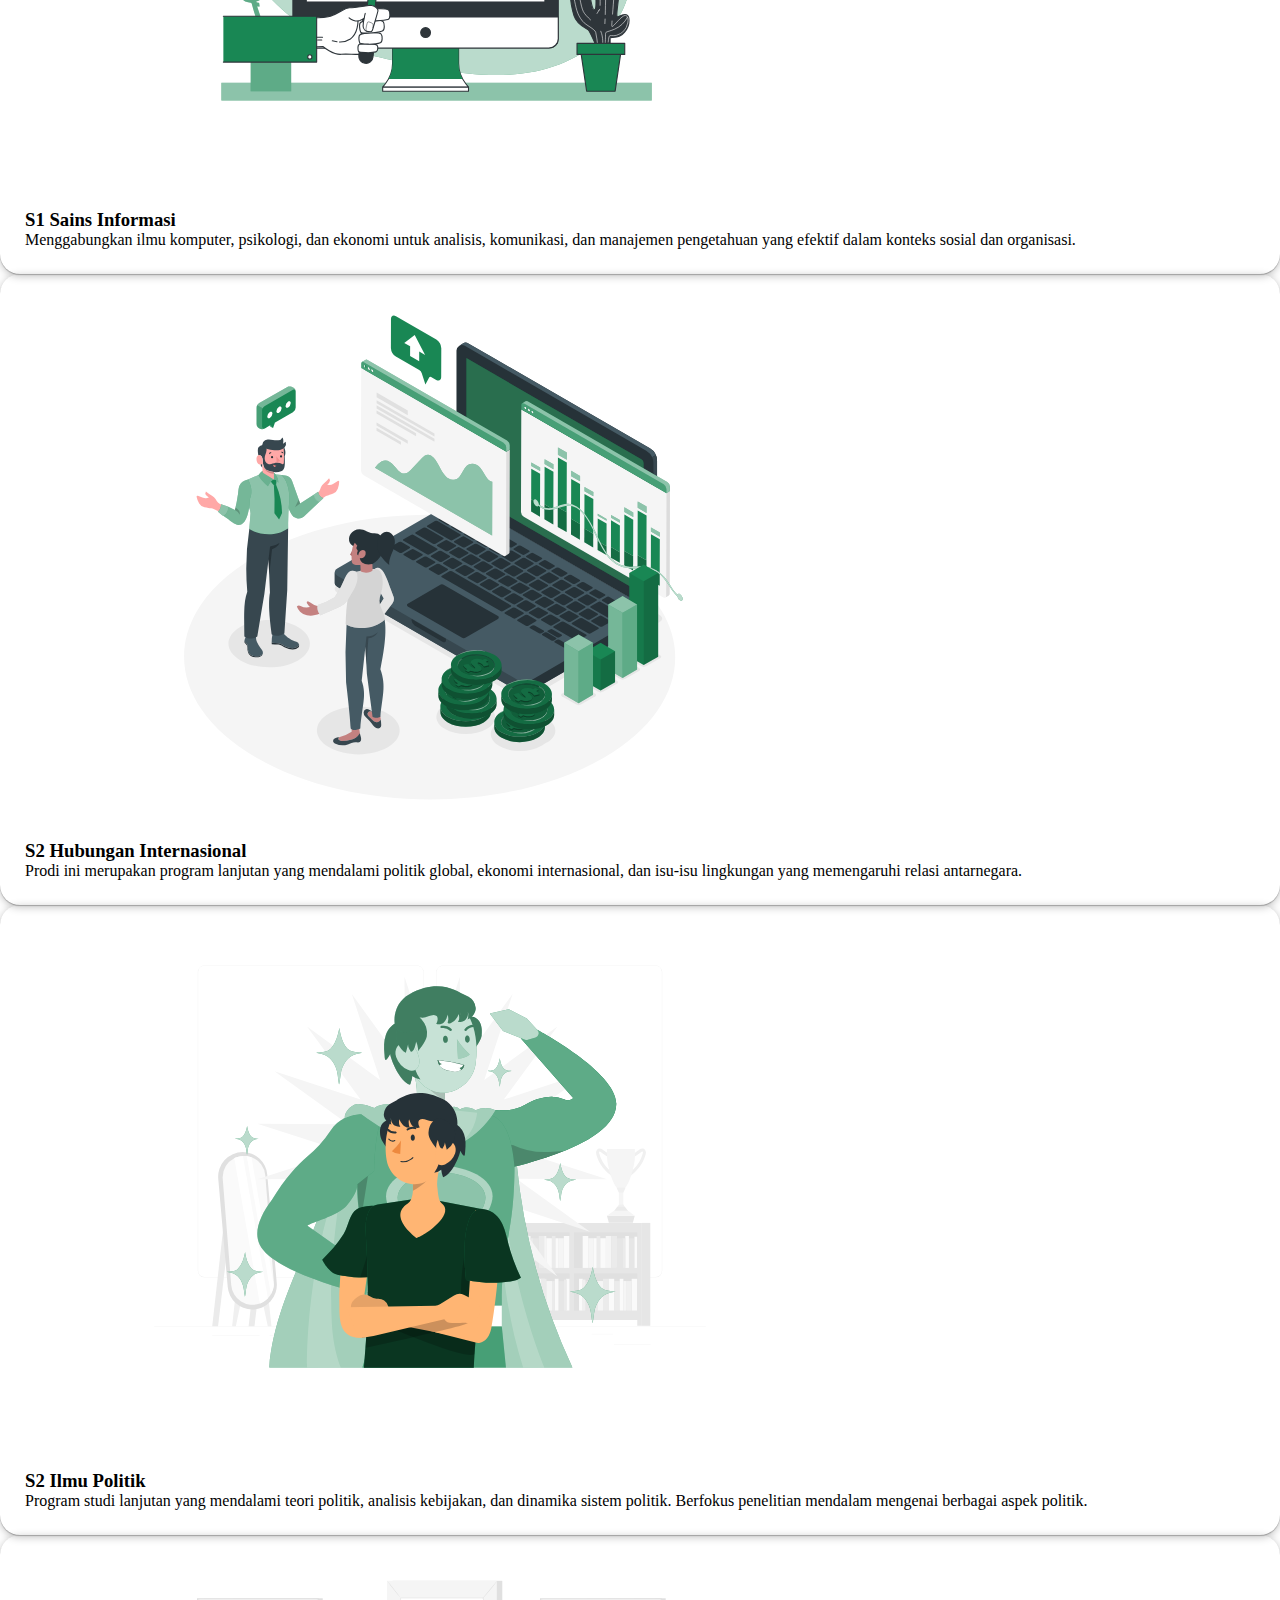
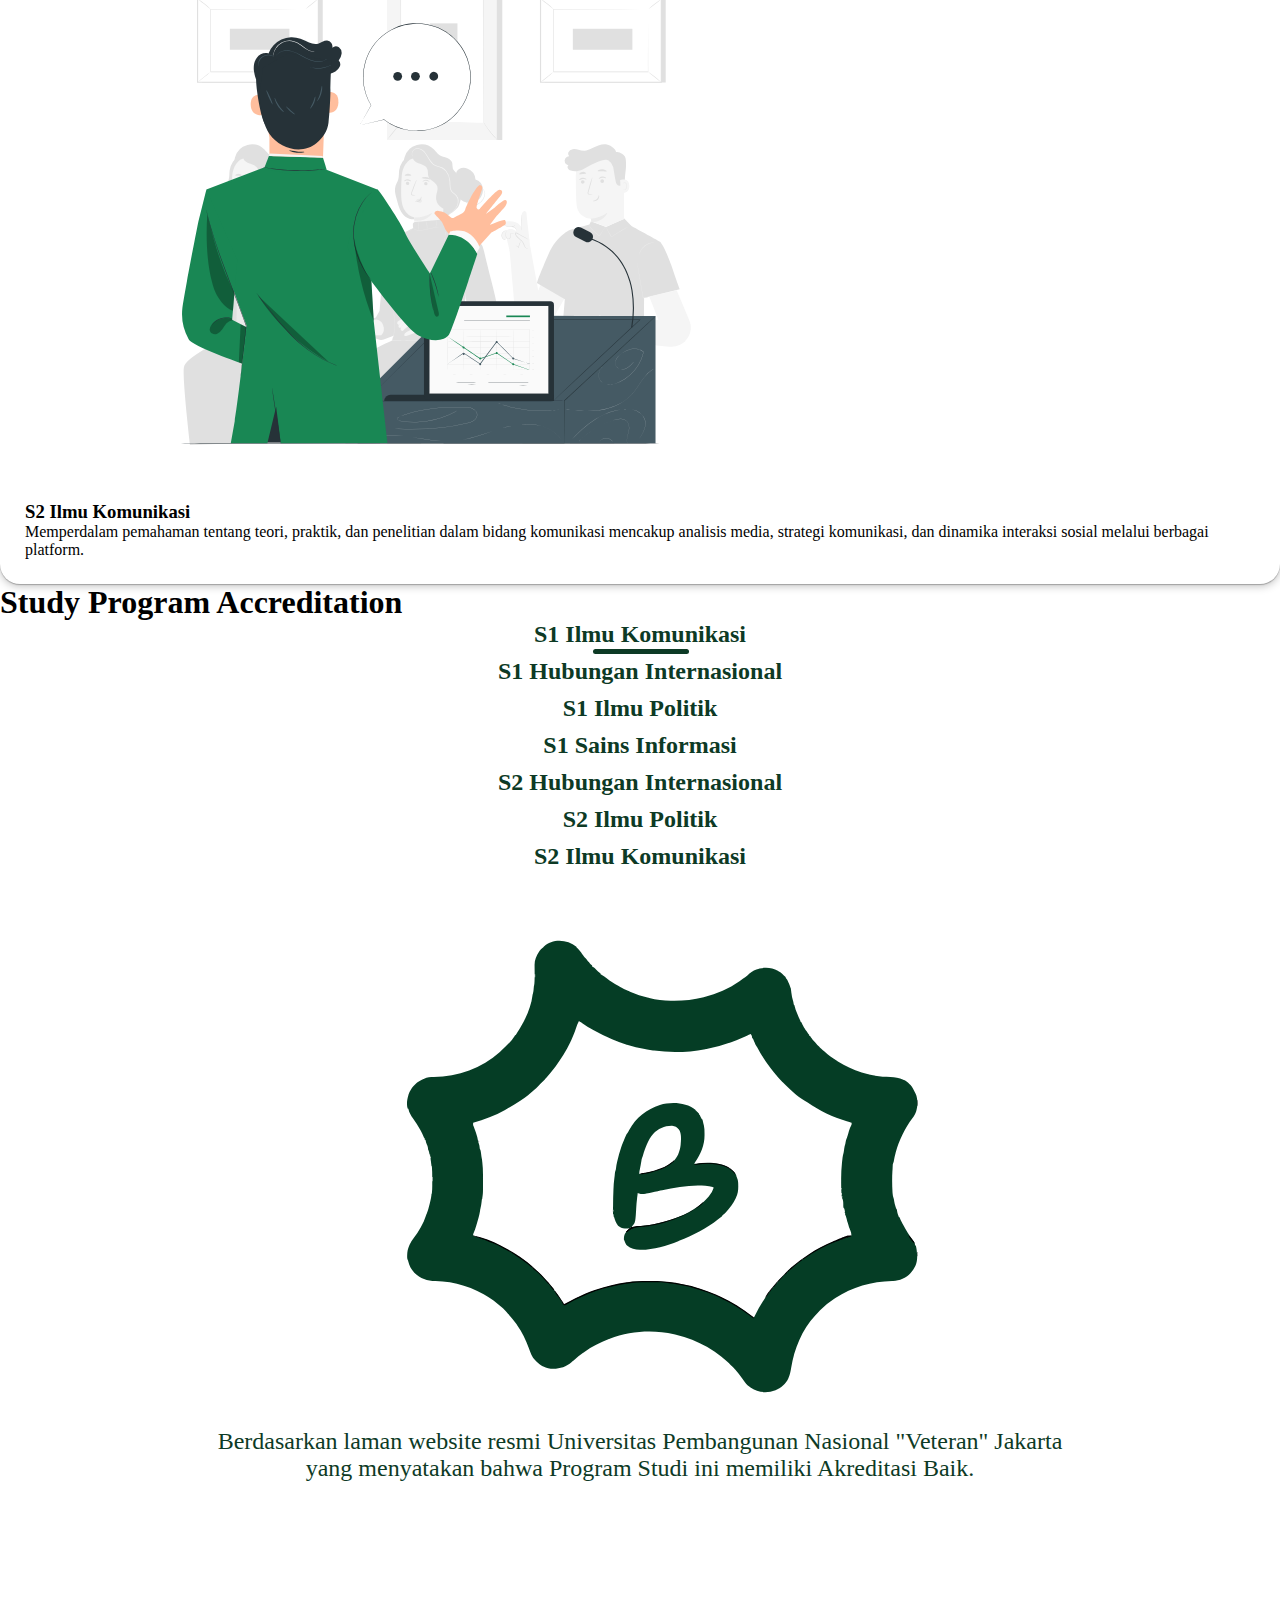
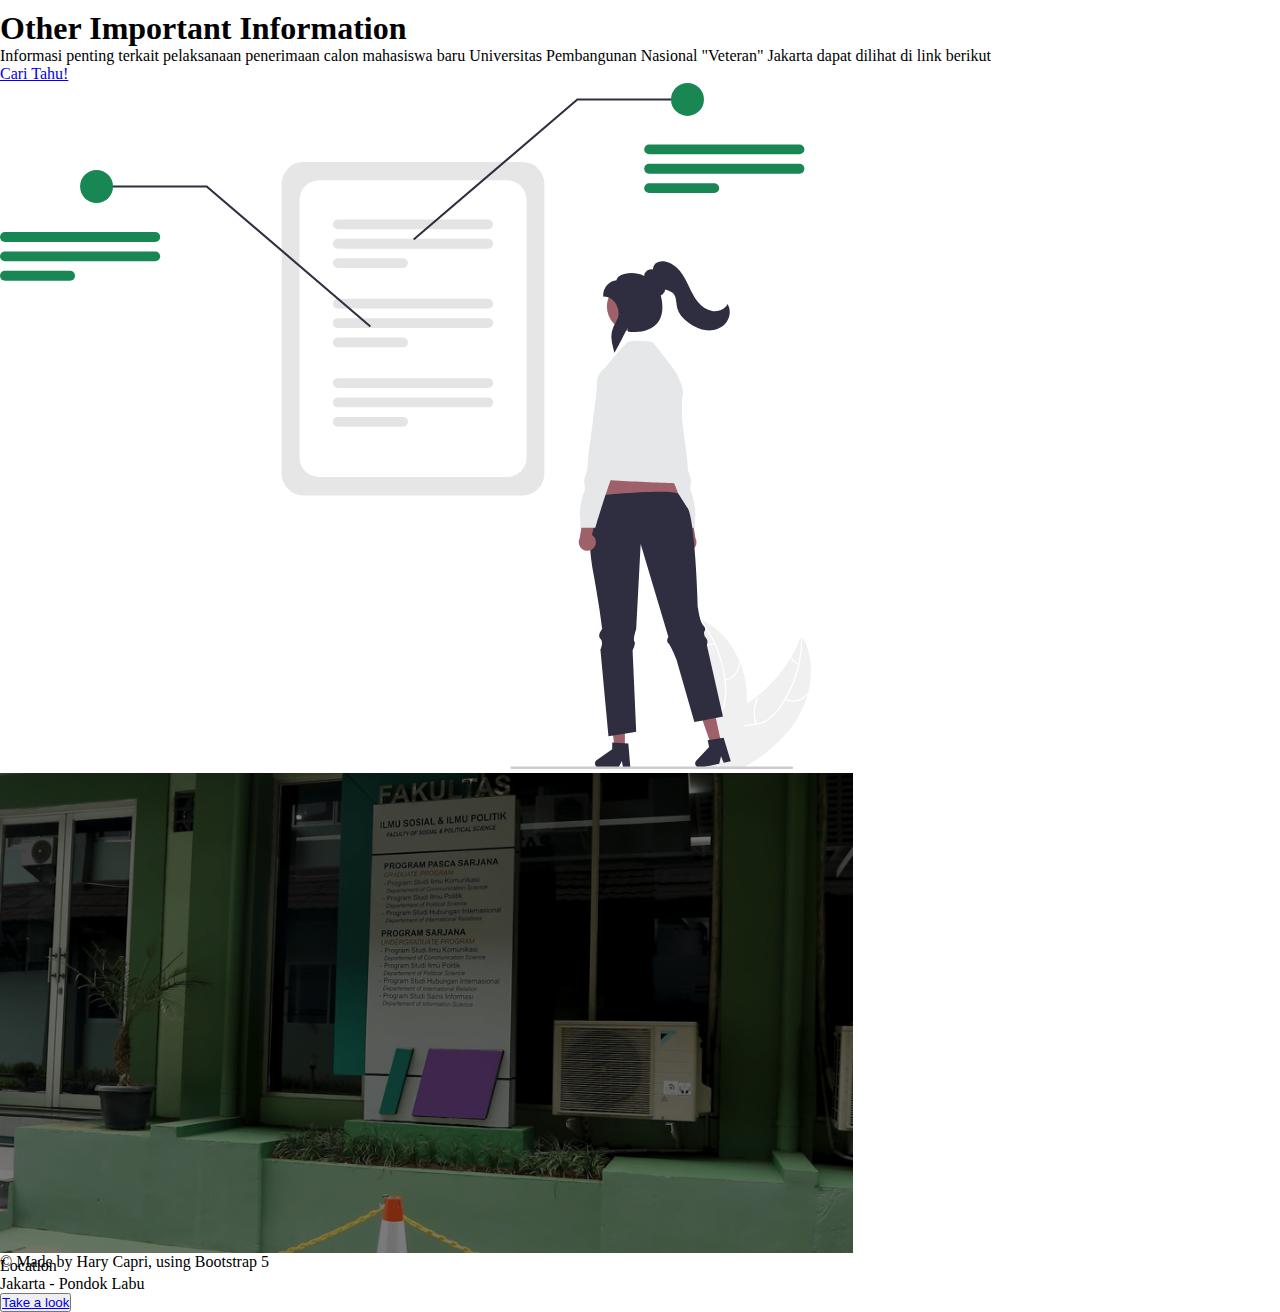
<file: faculty/fisip.html>
<!DOCTYPE html>
<html lang="en">
  <head>
    <meta charset="UTF-8" />
    <meta name="viewport" content="width=device-width, initial-scale=1.0" />
    <title>Profile UPN</title>
    <link
      href="https://cdn.jsdelivr.net/npm/bootstrap@5.3.2/dist/css/bootstrap.min.css"
      rel="stylesheet"
      integrity="sha384-T3c6CoIi6uLrA9TneNEoa7RxnatzjcDSCmG1MXxSR1GAsXEV/Dwwykc2MPK8M2HN"
      crossorigin="anonymous"
    />
    <link
      rel="stylesheet"
      href="https://cdn.jsdelivr.net/npm/bootstrap-icons@1.11.2/font/bootstrap-icons.min.css"
    />
    <link rel="stylesheet" href="css/fisip/styles.css" />
    <script
      src="https://cdn.jsdelivr.net/npm/bootstrap@5.3.2/dist/js/bootstrap.bundle.min.js"
      integrity="sha384-C6RzsynM9kWDrMNeT87bh95OGNyZPhcTNXj1NW7RuBCsyN/o0jlpcV8Qyq46cDfL"
      crossorigin="anonymous"
    ></script>
    <script defer src="../js/index.js"></script>
  </head>
  <body>
    <button
      onclick="topFunction()"
      id="myBtn"
      class="bi bi-arrow-up-circle-fill bi-lg bg-transparent"
      title="Go to top"
      style="font-size: 36px"
    ></button>
    <!--Navbar-->
    <nav
      class="navbar navbar-expand-lg bg-transparant navbar-light fixed-top sticky-navbar"
    >
      <div class="container">
        <a href="#" class="navbar-brand d-block d-lg-none">
          <span class="fs-4 fw-bolder text-success">UPNVJ</span
          ><span class="fs-4 fw-bold text-success-emphasis">Discover</span>
        </a>
        <button
          class="navbar-toggler ms-auto"
          type="button"
          data-bs-toggle="collapse"
          data-bs-target="#navmenu"
        >
          <span class="navbar-toggler-icon"></span>
        </button>

        <div class="collapse navbar-collapse" id="navmenu">
          <ul class="navbar-nav me-auto">
            <li class="nav-item fs-5">
              <a href="../index.html" class="nav-link">Home</a>
            </li>
            <li class="nav-item fs-5 dropdown">
              <a
                class="nav-link dropdown-toggle"
                href="#"
                role="button"
                data-bs-toggle="dropdown"
                aria-expanded="false"
              >
                Faculty
              </a>
              <ul class="dropdown-menu bg-body-secondary">
                <li>
                  <a class="dropdown-item" href="feb.html"
                    >Ekonomi dan Bisnis</a
                  >
                </li>
                <li><a class="dropdown-item" href="fk.html">Kedokteran</a></li>
                <li><a class="dropdown-item" href="ft.html">Teknik</a></li>
                <li>
                  <a class="dropdown-item" href="#">Ilmu Sosial dan Politik</a>
                </li>
                <li>
                  <a class="dropdown-item" href="fik.html">Ilmu Komputer</a>
                </li>
                <li><a class="dropdown-item" href="fh.html">Hukum</a></li>
                <li>
                  <a class="dropdown-item" href="fikes.html">Kesehatan</a>
                </li>
              </ul>
            </li>
            <li class="nav-item fs-5">
              <a href="#Accreditation" class="nav-link">Accreditation</a>
            </li>
            <li class="nav-item fs-5">
              <a href="#location" class="nav-link">Location</a>
            </li>
          </ul>
        </div>

        <a href="#" class="navbar-brand d-none d-lg-block">
          <span class="fs-4 fw-bolder text-success">UPNVJ</span
          ><span class="fs-4 fw-bold text-success-emphasis">Discover</span></a
        >
      </div>
    </nav>

    <!-- Top Section -->
    <section
      class="img-header"
      style="background-image: url(images/fisip-background.jpg)"
    >
      <div
        class="color-overlay d-flex flex-column justify-content-center align-items-center"
      >
        <div class="container text-overlay">
          <h1 class="text-success-emphasis fw-bold">
            Fakultas Ilmu Sosial dan Politik
          </h1>
          <p class="lead text-black fs-5 fw-normal">
            Fakultas ini menawarkan program studi yang fokusnya meliputi
            struktur sosial, politik, kebijakan publik, dan interaksi
            masyarakat, Ilmu komunikasi, administrasi publik, hubungan
            internasional, sosiologi, dan ilmu politik.
          </p>
          <a
            href="https://fisip.upnvj.ac.id/"
            target="_blank"
            class="btn btn-success btn-lg"
            >Website Resmi</a
          >
        </div>
      </div>
    </section>

    <!-- Prodi Section -->
    <section id="prodi">
      <div class="container py-5">
        <h1 class="text-center fw-bolder pt-5 text-success-emphasis">
          Study program
        </h1>
        <div class="row row-cols-1 row-cols-md-3 text-center g-3 py-5">
          <div class="col">
            <div class="card bg-light text-dark">
              <img
                src="images/ilkom.svg"
                class="card-img-top p-2"
                alt="gambar-ilkom"
              />
              <div class="card-body">
                <h3 class="card-title">S1 Ilmu Komunikasi</h3>
                <p class="card-text">
                  Berfokus di komunikasi dalam konteks media, interaksi sosial,
                  Memperoleh keterampilan analisis, produksi konten, dan
                  manajemen komunikasi untuk karier di media.
                </p>
              </div>
            </div>
          </div>
          <div class="col">
            <div class="card bg-light text-dark">
              <img
                src="images/hi.svg"
                class="card-img-top p-2"
                alt="gambar-hi"
              />
              <div class="card-body">
                <h3 class="card-title">S1 Hubungan Internasional</h3>
                <p class="card-text">
                  Memahami terkait interaksi negara, diplomasi, kebijakan luar
                  negeri, dan perdagangan global. Studi tentang politik,
                  ekonomi, dan peran organisasi internasional.
                </p>
              </div>
            </div>
          </div>
          <div class="col">
            <div class="card bg-light text-dark">
              <img
                src="images/politik.svg"
                class="card-img-top p-2"
                alt="gambar-politik"
              />
              <div class="card-body">
                <h3 class="card-title">S1 Ilmu Politik</h3>
                <p class="card-text">
                  Analisis sistem politik, pemerintahan, kebijakan publik, dan
                  dinamika sosial-politik. Studi tentang teori politik,
                  demokrasi, kebijakan publik, dan peran lembaga politik.
                </p>
              </div>
            </div>
          </div>
          <div class="col">
            <div class="card bg-light text-dark">
              <img
                src="images/sainsinf.svg"
                class="card-img-top p-2"
                alt="gambar-sainsof"
              />
              <div class="card-body">
                <h3 class="card-title">S1 Sains Informasi</h3>
                <p class="card-text">
                  Menggabungkan ilmu komputer, psikologi, dan ekonomi untuk
                  analisis, komunikasi, dan manajemen pengetahuan yang efektif
                  dalam konteks sosial dan organisasi.
                </p>
              </div>
            </div>
          </div>
          <div class="col">
            <div class="card bg-light text-dark">
              <img
                src="images/s1-ekp.svg"
                class="card-img-top p-2"
                alt="gambar-ekp"
              />
              <div class="card-body">
                <h3 class="card-title">S2 Hubungan Internasional</h3>
                <p class="card-text">
                  Prodi ini merupakan program lanjutan yang mendalami politik
                  global, ekonomi internasional, dan isu-isu lingkungan yang
                  memengaruhi relasi antarnegara.
                </p>
              </div>
            </div>
          </div>
          <div class="col">
            <div class="card bg-light text-dark">
              <img
                src="images/s2-politik.svg"
                class="card-img-top p-2"
                alt="gambar-pol"
              />
              <div class="card-body">
                <h3 class="card-title">S2 Ilmu Politik</h3>
                <p class="card-text">
                  Program studi lanjutan yang mendalami teori politik, analisis
                  kebijakan, dan dinamika sistem politik. Berfokus penelitian
                  mendalam mengenai berbagai aspek politik.
                </p>
              </div>
            </div>
          </div>
          <div class="col mx-auto">
            <div class="card bg-light text-dark">
              <img
                src="images/s2-ilkom.svg"
                class="card-img-top p-2"
                alt="gambar-ilkom"
              />
              <div class="card-body">
                <h3 class="card-title">S2 Ilmu Komunikasi</h3>
                <p class="card-text">
                  Memperdalam pemahaman tentang teori, praktik, dan penelitian
                  dalam bidang komunikasi mencakup analisis media, strategi
                  komunikasi, dan dinamika interaksi sosial melalui berbagai
                  platform.
                </p>
              </div>
            </div>
          </div>
        </div>
      </div>
    </section>

    <!-- Akreditasi Section-->
    <section id="Accreditation" class="tabs-section">
      <h1 class="text-center mb-5 fw-bolder pt-5 text-success-emphasis">
        Study Program Accreditation
      </h1>
      <ul class="container tabs">
        <li>S1 Ilmu Komunikasi</li>
        <li>S1 Hubungan Internasional</li>
        <li>S1 Ilmu Politik</li>
        <li>S1 Sains Informasi</li>
        <li>S2 Hubungan Internasional</li>
        <li>S2 Ilmu Politik</li>
        <li>S2 Ilmu Komunikasi</li>
      </ul>

      <div class="container container-akre">
        <div class="content-akre">
          <img src="images/B-akre.svg" alt="" />
          <p class="lead">
            Berdasarkan laman website resmi Universitas Pembangunan Nasional
            "Veteran" Jakarta yang menyatakan bahwa Program Studi ini memiliki
            Akreditasi Baik.
          </p>
        </div>
        <div class="content-akre">
          <img src="images/B-akre.svg" alt="" />
          <p class="lead">
            Berdasarkan laman website resmi Universitas Pembangunan Nasional
            "Veteran" Jakarta yang menyatakan bahwa Program Studi ini memiliki
            Akreditasi Baik.
          </p>
        </div>
        <div class="content-akre">
          <img src="images/B-akre.svg" alt="" />
          <p class="lead">
            Berdasarkan laman website resmi Universitas Pembangunan Nasional
            "Veteran" Jakarta yang menyatakan bahwa Program Studi ini memiliki
            Akreditasi Baik.
          </p>
        </div>
        <div class="content-akre">
          <img src="images/B-akre.svg" alt="" />
          <p class="lead">
            Berdasarkan laman website resmi Universitas Pembangunan Nasional
            "Veteran" Jakarta yang menyatakan bahwa Program Studi ini memiliki
            Akreditasi Baik.
          </p>
        </div>
        <div class="content-akre">
          <img src="images/B-akre.svg" alt="" />
          <p class="lead">
            Berdasarkan laman website resmi Universitas Pembangunan Nasional
            "Veteran" Jakarta yang menyatakan bahwa Program Studi ini memiliki
            Akreditasi Baik.
          </p>
        </div>
        <div class="content-akre">
          <img src="images/B-akre.svg" alt="" />
          <p class="lead">
            Berdasarkan laman website resmi Universitas Pembangunan Nasional
            "Veteran" Jakarta yang menyatakan bahwa Program Studi ini memiliki
            Akreditasi Baik.
          </p>
        </div>
        <div class="content-akre">
          <img src="images/B-akre.svg" alt="" />
          <p class="lead">
            Berdasarkan laman website resmi Universitas Pembangunan Nasional
            "Veteran" Jakarta yang menyatakan bahwa Program Studi ini memiliki
            Akreditasi Baik.
          </p>
        </div>
      </div>
    </section>

    <!--More Info Section-->
    <section
      class="about bg-light text-dark text-center text-sm-start pb-sm-0 pt-5 pb-5"
    >
      <div class="container pb-md-5">
        <div class="d-flex align-items-center">
          <div>
            <h1 class="fw-bold">
              <span class="text-success">Other</span>
              <span>Important</span>
              <span>Information</span>
            </h1>
            <p class="lead">
              Informasi penting terkait pelaksanaan penerimaan calon mahasiswa
              baru Universitas Pembangunan Nasional "Veteran" Jakarta dapat
              dilihat di link berikut
            </p>
            <a
              href="https://penmaru.upnvj.ac.id/id/sarjana-s-1.html"
              target="_blank"
              class="btn btn-success btn-lg"
            >
              Cari Tahu!
            </a>
          </div>
          <img
            class="img-fluid w-50 d-none d-sm-block ms-2 p-5 w"
            src="images/more-section.svg"
            alt="gambar-upn"
          />
        </div>
      </div>
    </section>

    <!-- Location Section -->
    <section id="location">
      <div id="hero-carousel" class="carousel slide" data-bs-ride="carousel">
        <div class="carousel-inner">
          <div class="carousel-item active c-item">
            <img
              src="images/fisip-location.png"
              class="d-block w-100 c-img"
              alt="Slide 1"
            />
            <div class="carousel-caption top-0 mt-4">
              <p class="text-uppercase fs-3 mt-5">Location</p>
              <p class="display-1 fs-1 fw-bold text-capitalize">
                Jakarta - Pondok Labu
              </p>
              <button
                class="btn btn-success px-4 py-2 fs-5 mt-5"
                data-bs-toggle="modal"
                data-bs-target="#booking-modal"
              >
                <a
                  href="https://maps.app.goo.gl/isQuPLN2e185GxiDA"
                  target="_blank"
                  class="text-decoration-none text-light p-3"
                  >Take a look</a
                >
              </button>
            </div>
          </div>
        </div>
      </div>
    </section>

    <!-- Footer Section -->
    <footer class="p-2 bg-success text-light text-center position-relative">
      <div class="container">
        <p class="lead mt-3">&copy Made by Hary Capri, using Bootstrap 5</p>
      </div>
    </footer>
  </body>
</html>
</file>
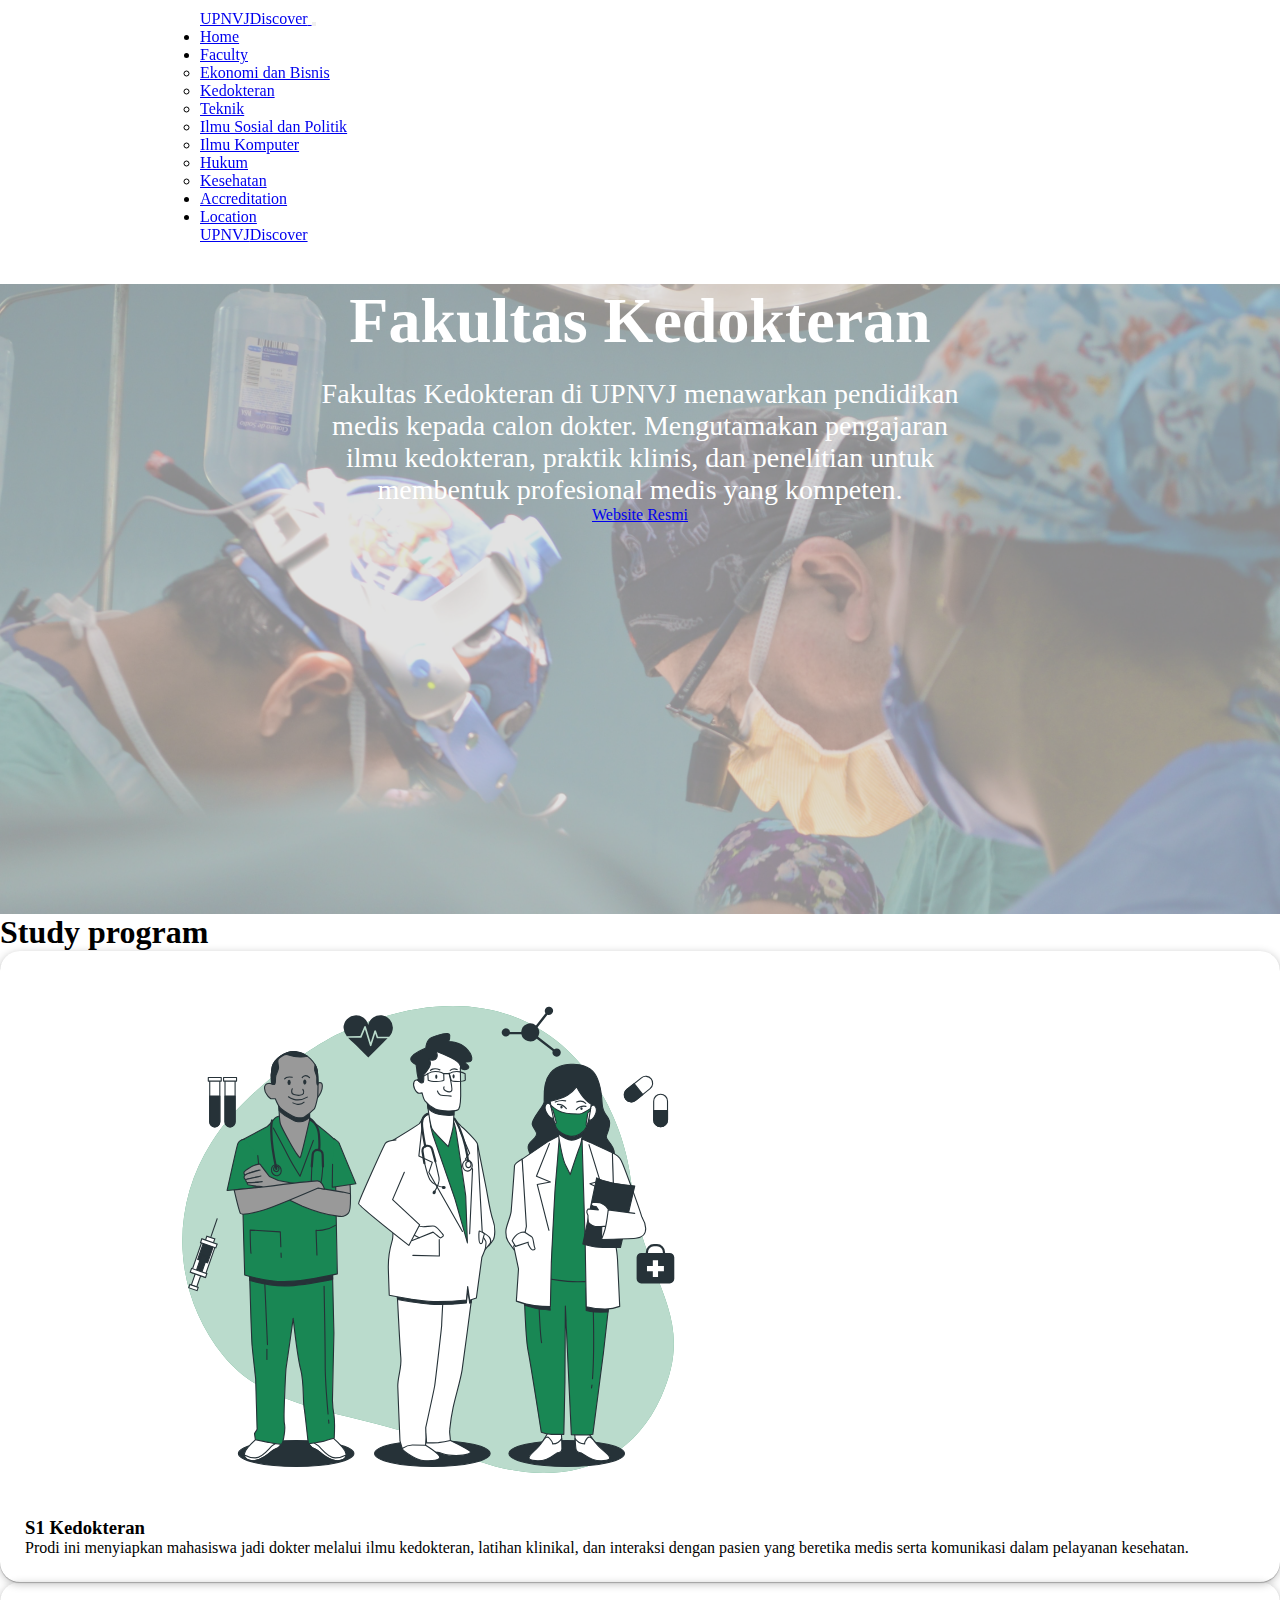
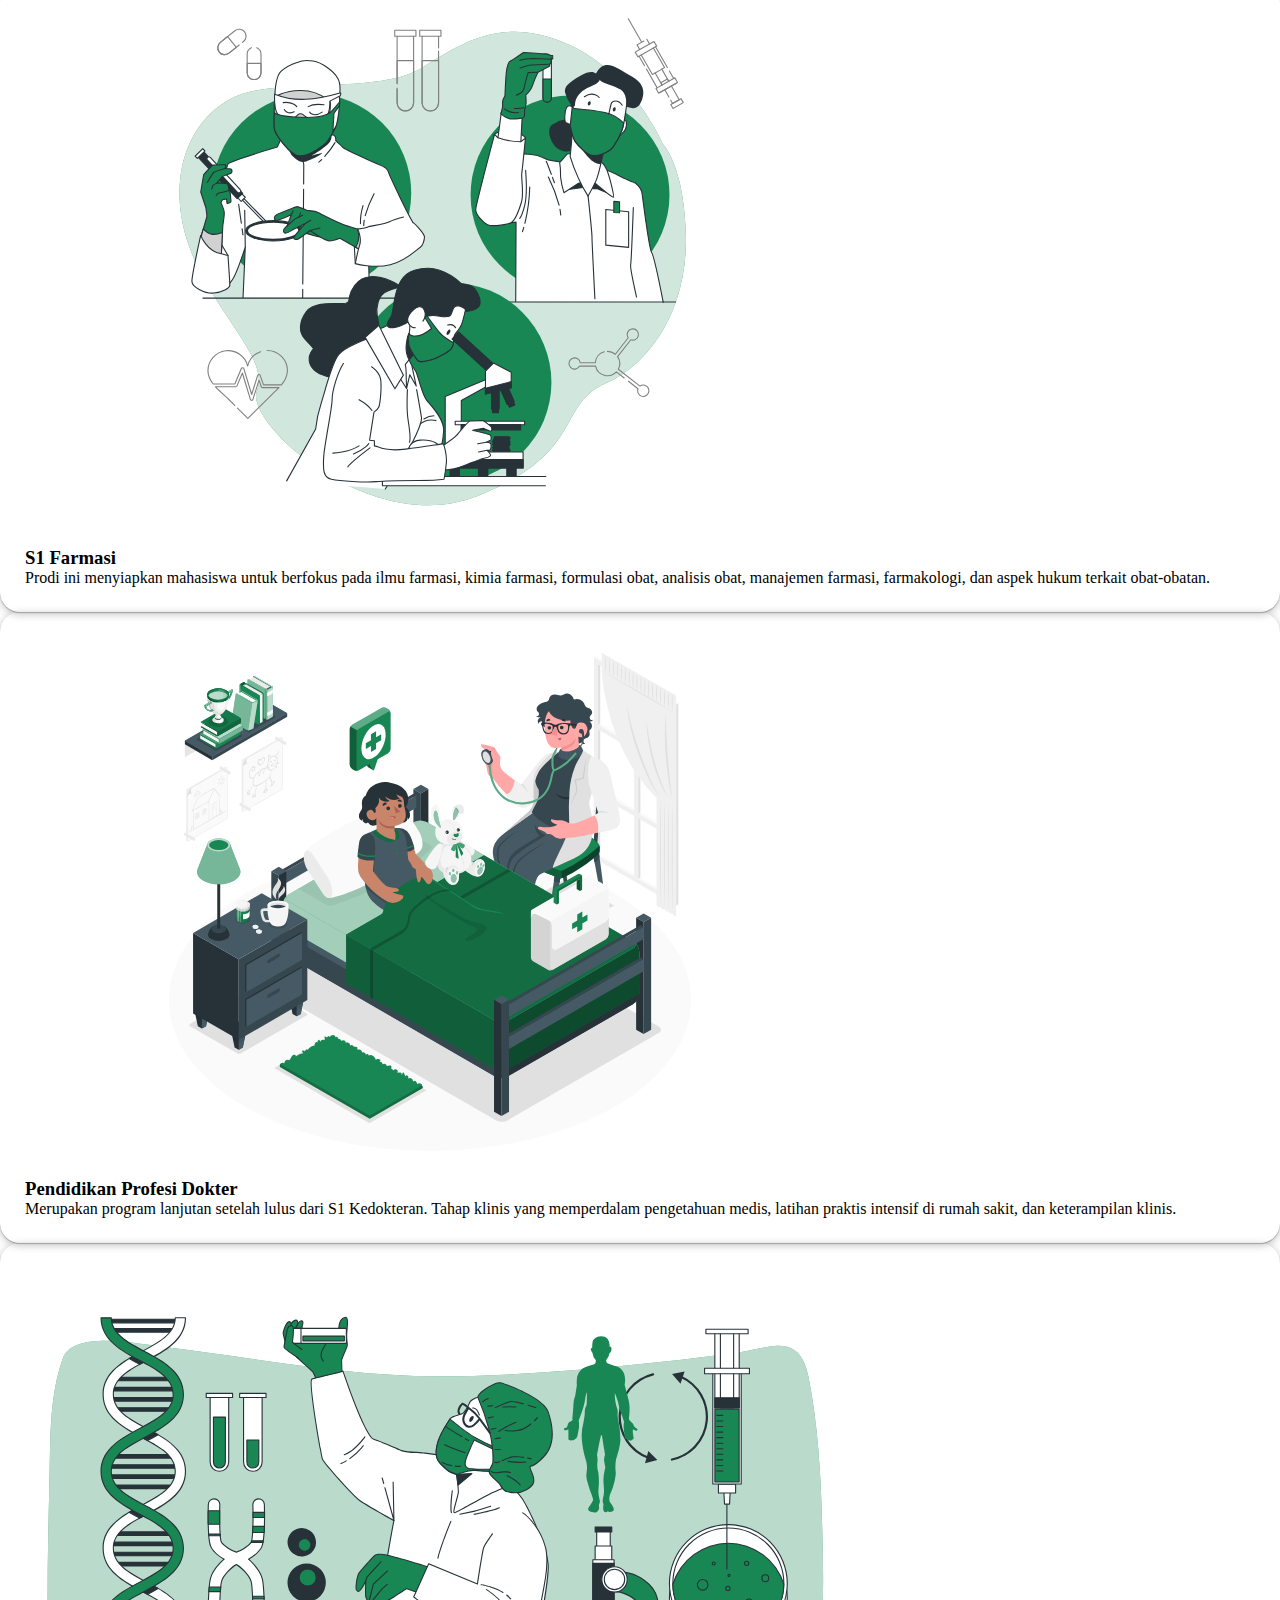
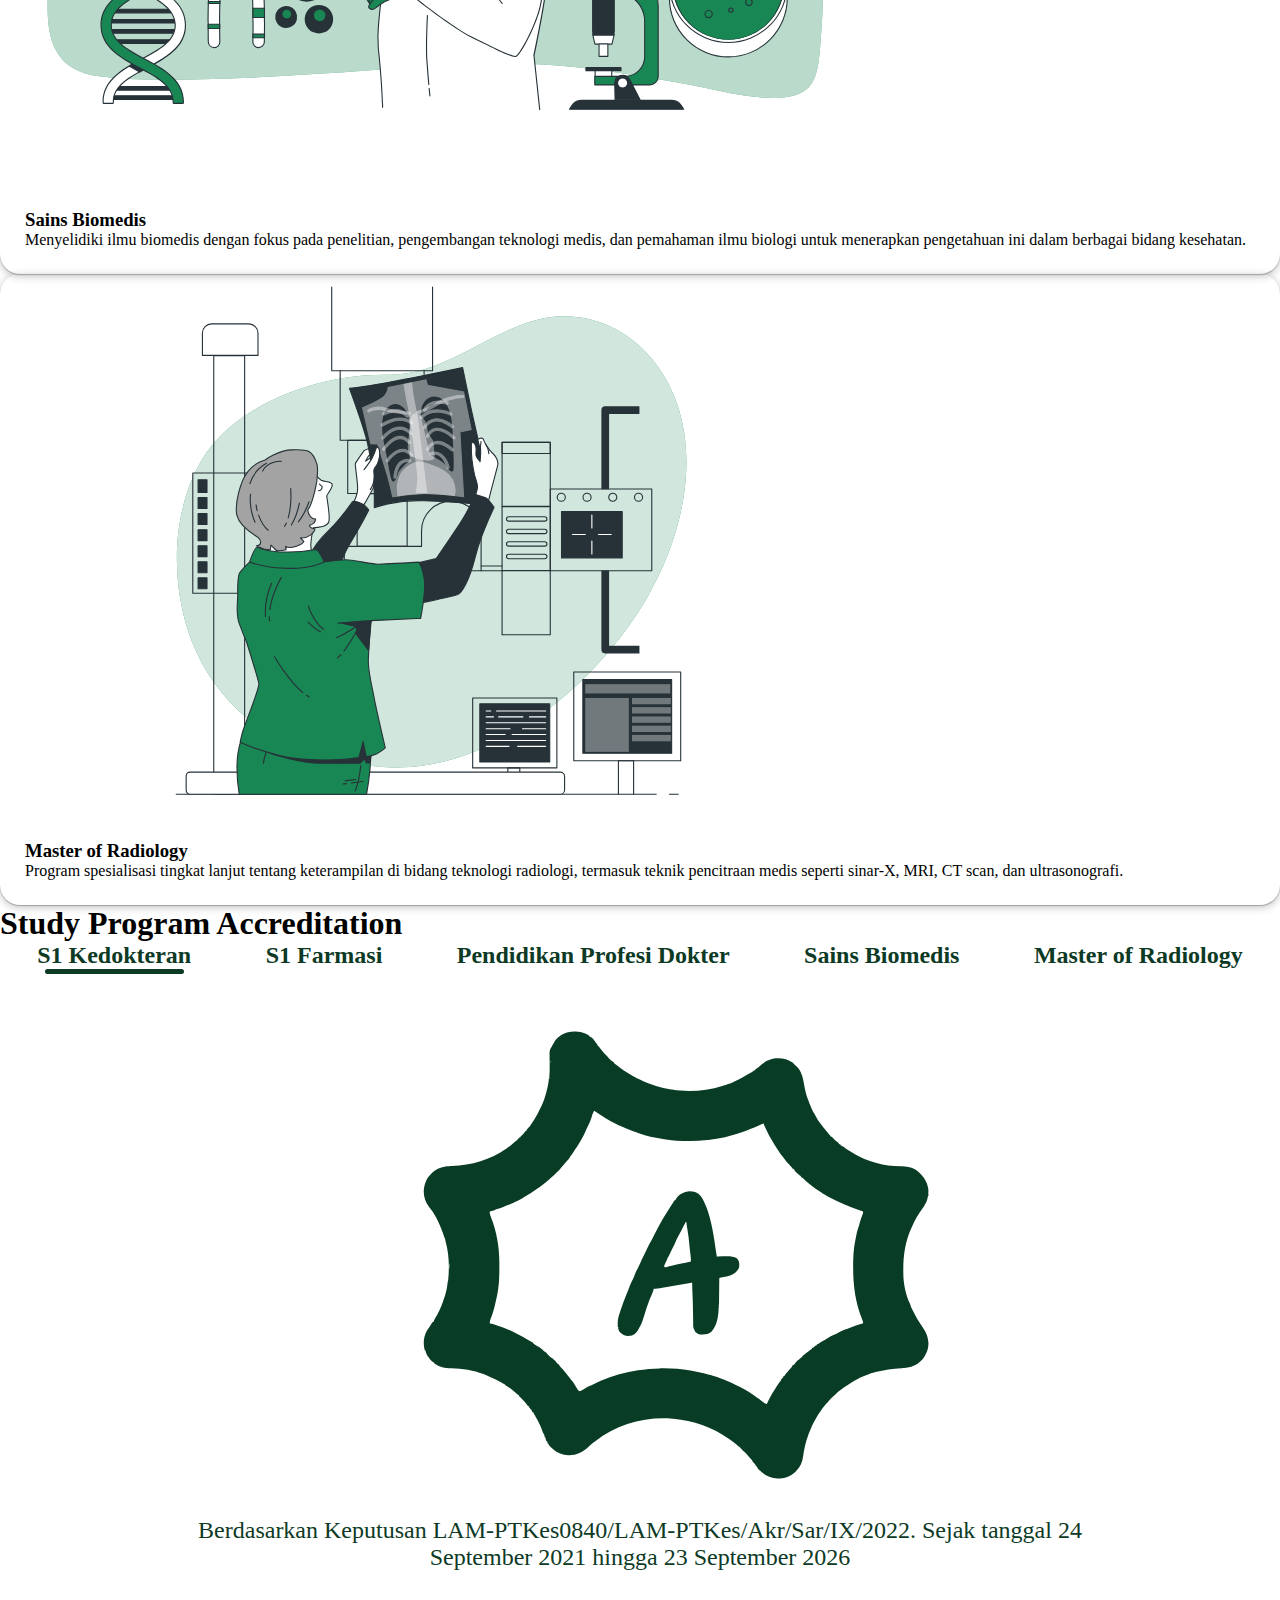
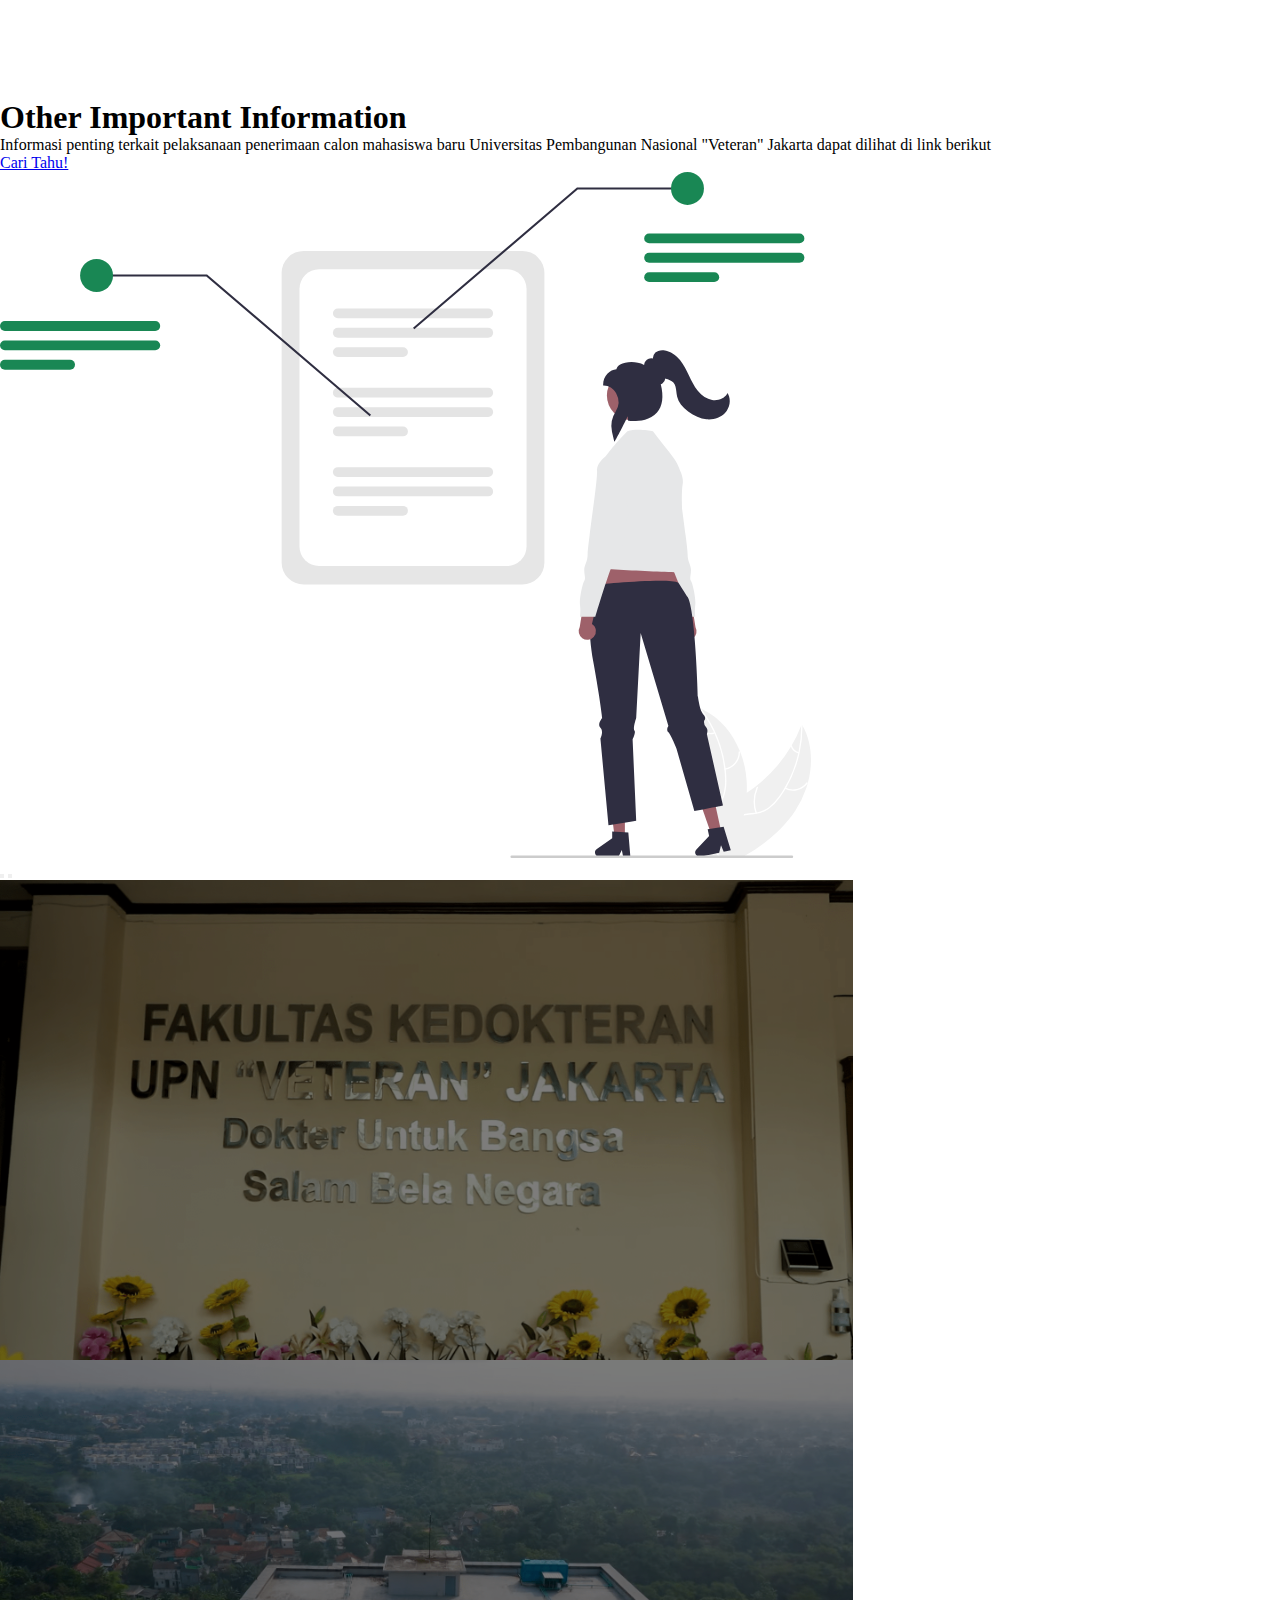
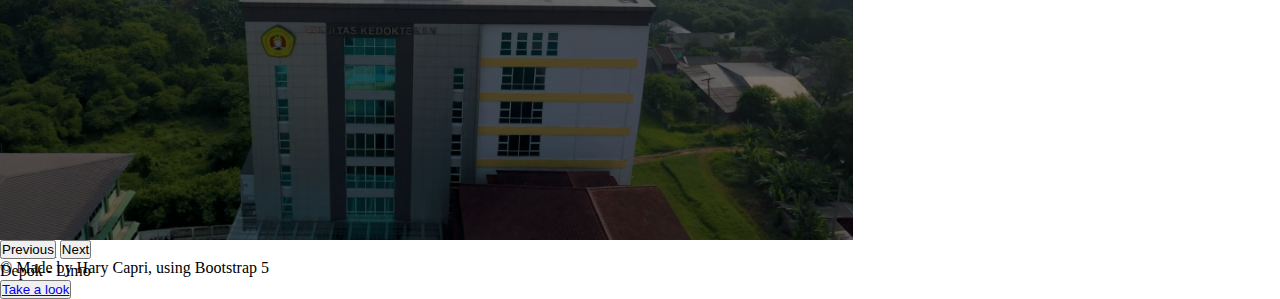
<file: faculty/fk.html>
<!DOCTYPE html>
<html lang="en">
  <head>
    <meta charset="UTF-8" />
    <meta name="viewport" content="width=device-width, initial-scale=1.0" />
    <title>Profile UPN</title>
    <link
      href="https://cdn.jsdelivr.net/npm/bootstrap@5.3.2/dist/css/bootstrap.min.css"
      rel="stylesheet"
      integrity="sha384-T3c6CoIi6uLrA9TneNEoa7RxnatzjcDSCmG1MXxSR1GAsXEV/Dwwykc2MPK8M2HN"
      crossorigin="anonymous"
    />
    <link
      rel="stylesheet"
      href="https://cdn.jsdelivr.net/npm/bootstrap-icons@1.11.2/font/bootstrap-icons.min.css"
    />
    <link rel="stylesheet" href="css/fk/styles.css" />
    <script
      src="https://cdn.jsdelivr.net/npm/bootstrap@5.3.2/dist/js/bootstrap.bundle.min.js"
      integrity="sha384-C6RzsynM9kWDrMNeT87bh95OGNyZPhcTNXj1NW7RuBCsyN/o0jlpcV8Qyq46cDfL"
      crossorigin="anonymous"
    ></script>
    <script defer src="../js/index.js"></script>
  </head>
  <body>
    <button
      onclick="topFunction()"
      id="myBtn"
      class="bi bi-arrow-up-circle-fill bi-lg bg-transparent"
      title="Go to top"
      style="font-size: 36px"
    ></button>
    <!--Navbar-->
    <nav
      class="navbar navbar-expand-lg bg-transparant navbar-light fixed-top sticky-navbar"
    >
      <div class="container">
        <a href="#" class="navbar-brand d-block d-lg-none">
          <span class="fs-4 fw-bolder text-success">UPNVJ</span
          ><span class="fs-4 fw-bold text-success-emphasis">Discover</span>
        </a>
        <button
          class="navbar-toggler ms-auto"
          type="button"
          data-bs-toggle="collapse"
          data-bs-target="#navmenu"
        >
          <span class="navbar-toggler-icon"></span>
        </button>

        <div class="collapse navbar-collapse" id="navmenu">
          <ul class="navbar-nav me-auto">
            <li class="nav-item fs-5">
              <a href="../index.html" class="nav-link">Home</a>
            </li>
            <li class="nav-item fs-5 dropdown">
              <a
                class="nav-link dropdown-toggle"
                href="#"
                role="button"
                data-bs-toggle="dropdown"
                aria-expanded="false"
              >
                Faculty
              </a>
              <ul class="dropdown-menu bg-body-secondary">
                <li>
                  <a class="dropdown-item" href="feb.html"
                    >Ekonomi dan Bisnis</a
                  >
                </li>
                <li><a class="dropdown-item" href="#">Kedokteran</a></li>
                <li><a class="dropdown-item" href="ft.html">Teknik</a></li>
                <li>
                  <a class="dropdown-item" href="fisip.html"
                    >Ilmu Sosial dan Politik</a
                  >
                </li>
                <li>
                  <a class="dropdown-item" href="fik.html">Ilmu Komputer</a>
                </li>
                <li><a class="dropdown-item" href="fh.html">Hukum</a></li>
                <li>
                  <a class="dropdown-item" href="fikes.html">Kesehatan</a>
                </li>
              </ul>
            </li>
            <li class="nav-item fs-5">
              <a href="#Accreditation" class="nav-link">Accreditation</a>
            </li>
            <li class="nav-item fs-5">
              <a href="#location" class="nav-link">Location</a>
            </li>
          </ul>
        </div>

        <a href="#" class="navbar-brand d-none d-lg-block">
          <span class="fs-4 fw-bolder text-success">UPNVJ</span
          ><span class="fs-4 fw-bold text-success-emphasis">Discover</span></a
        >
      </div>
    </nav>

    <!-- Top Section -->
    <section
      class="img-header"
      style="background-image: url(images/fk-background.jpg)"
    >
      <div
        class="color-overlay d-flex flex-column justify-content-center align-items-center"
      >
        <div class="container text-overlay">
          <h1 class="text-success-emphasis fw-bold">Fakultas Kedokteran</h1>
          <p class="lead text-black fs-5 fw-normal">
            Fakultas Kedokteran di UPNVJ menawarkan pendidikan medis kepada
            calon dokter. Mengutamakan pengajaran ilmu kedokteran, praktik
            klinis, dan penelitian untuk membentuk profesional medis yang
            kompeten.
          </p>
          <a
            href="https://fk.upnvj.ac.id/"
            target="_blank"
            class="btn btn-success btn-lg"
            >Website Resmi</a
          >
        </div>
      </div>
    </section>

    <!-- Prodi Section -->
    <section id="prodi">
      <div class="container py-5">
        <h1 class="text-center fw-bolder pt-5 text-success-emphasis">
          Study program
        </h1>
        <div class="row row-cols-1 row-cols-md-3 text-center g-3 py-5">
          <div class="col">
            <div class="card bg-light text-dark">
              <img
                src="images/s1-kedokteran.svg"
                class="card-img-top p-2"
                alt="gambar-s1-dok"
              />
              <div class="card-body">
                <h3 class="card-title">S1 Kedokteran</h3>
                <p class="card-text">
                  Prodi ini menyiapkan mahasiswa jadi dokter melalui ilmu
                  kedokteran, latihan klinikal, dan interaksi dengan pasien yang
                  beretika medis serta komunikasi dalam pelayanan kesehatan.
                </p>
              </div>
            </div>
          </div>
          <div class="col">
            <div class="card bg-light text-dark">
              <img
                src="images/s1-farmasi.svg"
                class="card-img-top p-2"
                alt="gambar-s1-far"
              />
              <div class="card-body">
                <h3 class="card-title">S1 Farmasi</h3>
                <p class="card-text">
                  Prodi ini menyiapkan mahasiswa untuk berfokus pada ilmu
                  farmasi, kimia farmasi, formulasi obat, analisis obat,
                  manajemen farmasi, farmakologi, dan aspek hukum terkait
                  obat-obatan.
                </p>
              </div>
            </div>
          </div>
          <div class="col">
            <div class="card bg-light text-dark">
              <img
                src="images/prof-doktor.svg"
                class="card-img-top p-2"
                alt="gambar-profdok"
              />
              <div class="card-body">
                <h3 class="card-title">Pendidikan Profesi Dokter</h3>
                <p class="card-text">
                  Merupakan program lanjutan setelah lulus dari S1 Kedokteran.
                  Tahap klinis yang memperdalam pengetahuan medis, latihan
                  praktis intensif di rumah sakit, dan keterampilan klinis.
                </p>
              </div>
            </div>
          </div>
          <div class="col mx-auto">
            <div class="card bg-light text-dark">
              <img
                src="images/spes-biomedis.svg"
                class="card-img-top p-2"
                alt="gambar-biomedis"
              />
              <div class="card-body">
                <h3 class="card-title">Sains Biomedis</h3>
                <p class="card-text">
                  Menyelidiki ilmu biomedis dengan fokus pada penelitian,
                  pengembangan teknologi medis, dan pemahaman ilmu biologi untuk
                  menerapkan pengetahuan ini dalam berbagai bidang kesehatan.
                </p>
              </div>
            </div>
          </div>
          <div class="col mx-auto">
            <div class="card bg-light text-dark">
              <img
                src="images/radioliogy.svg"
                class="card-img-top p-2"
                alt="gambar-radiologi"
              />
              <div class="card-body">
                <h3 class="card-title">Master of Radiology</h3>
                <p class="card-text">
                  Program spesialisasi tingkat lanjut tentang keterampilan di
                  bidang teknologi radiologi, termasuk teknik pencitraan medis
                  seperti sinar-X, MRI, CT scan, dan ultrasonografi.
                </p>
              </div>
            </div>
          </div>
        </div>
      </div>
    </section>

    <!-- Akreditasi Section-->
    <section id="Accreditation" class="tabs-section">
      <h1 class="text-center mb-5 fw-bolder pt-5 text-success-emphasis">
        Study Program Accreditation
      </h1>
      <ul class="container tabs">
        <li>S1 Kedokteran</li>
        <li>S1 Farmasi</li>
        <li>Pendidikan Profesi Dokter</li>
        <li>Sains Biomedis</li>
        <li>Master of Radiology</li>
      </ul>

      <div class="container container-akre">
        <div class="content-akre">
          <img src="images/A-akre.svg" alt="" />
          <p class="lead">
            Berdasarkan Keputusan LAM-PTKes0840/LAM-PTKes/Akr/Sar/IX/2022. Sejak
            tanggal 24 September 2021 hingga 23 September 2026
          </p>
        </div>
        <div class="content-akre">
          <img src="images/B-akre.svg" alt="" />
          <p class="lead">
            Berdasarkan Surat Keputusan LAM-PTKes0304/LAM-PTKes/Akr/Sar/IV/2023.
            Saat ini telah terakreditasi "Baik Sekali" yang paling baru.
          </p>
        </div>
        <div class="content-akre">
          <img src="images/A-akre.svg" alt="" />
          <p class="lead">
            Berdasarkan Keputusan LAM-PTKes0840/LAM-PTKes/Akr/Sar/IX/2022. Sejak
            tanggal 24 September 2021 hingga 23 September 2026
          </p>
        </div>
        <div class="content-akre">
          <img src="images/IO-akre.svg" alt="" />
          <p class="lead">
            Berdasarkan laman website resmi Universitas Pembangunan Nasional
            "Veteran" Jakarta. Menyatakan bahwa Program Studi ini mendapatkan
            Akreditasi Izin Operasional
          </p>
        </div>
        <div class="content-akre">
          <img src="images/IO-akre.svg" alt="" />
          <p class="lead">
            Berdasarkan laman website resmi Universitas Pembangunan Nasional
            "Veteran" Jakarta. Menyatakan bahwa Program Studi ini mendapatkan
            Akreditasi Izin Operasional
          </p>
        </div>
      </div>
    </section>

    <!--More Info Section-->
    <section
      class="about bg-light text-dark text-center text-sm-start pb-sm-0 pt-5 pb-5"
    >
      <div class="container pb-md-5">
        <div class="d-flex align-items-center">
          <div>
            <h1 class="fw-bold">
              <span class="text-success">Other</span>
              <span>Important</span>
              <span>Information</span>
            </h1>
            <p class="lead">
              Informasi penting terkait pelaksanaan penerimaan calon mahasiswa
              baru Universitas Pembangunan Nasional "Veteran" Jakarta dapat
              dilihat di link berikut
            </p>
            <a
              href="https://penmaru.upnvj.ac.id/id/sarjana-s-1.html"
              target="_blank"
              class="btn btn-success btn-lg"
            >
              Cari Tahu!
            </a>
          </div>
          <img
            class="img-fluid w-50 d-none d-sm-block ms-2 p-5 w"
            src="images/more-section.svg"
            alt="gambar-upn"
          />
        </div>
      </div>
    </section>

    <!-- Location Section -->
    <section id="location">
      <div id="hero-carousel" class="carousel slide" data-bs-ride="carousel">
        <div class="carousel-indicators">
          <button
            type="button"
            data-bs-target="#hero-carousel"
            data-bs-slide-to="0"
            class="active"
            aria-current="true"
            aria-label="Slide 1"
          ></button>
          <button
            type="button"
            data-bs-target="#hero-carousel"
            data-bs-slide-to="1"
            aria-label="Slide 2"
          ></button>
        </div>

        <div class="carousel-inner">
          <div class="carousel-item active c-item">
            <img
              src="images/fk-ponlab.png"
              class="d-block w-100 c-img"
              alt="Slide 1"
            />
            <div class="carousel-caption top-0 mt-4">
              <p class="text-uppercase fs-3 mt-5">Location</p>
              <p class="display-1 fs-1 fw-bold text-capitalize">
                Jakarta - Pondok Labu
              </p>
              <button
                class="btn btn-success px-4 py-2 fs-5 mt-5"
                data-bs-toggle="modal"
                data-bs-target="#booking-modal"
              >
                <a
                  href="https://maps.app.goo.gl/isQuPLN2e185GxiDA"
                  target="_blank"
                  class="text-decoration-none text-light p-3"
                  >Take a look</a
                >
              </button>
            </div>
          </div>
          <div class="carousel-item c-item">
            <img
              src="images/fk-limo.png"
              class="d-block w-100 c-img"
              alt="Slide 2"
            />
            <div class="carousel-caption top-0 mt-4">
              <p class="text-uppercase fs-3 mt-5">Location</p>
              <p class="display-1 fs-1 fw-bold text-capitalize">Depok - Limo</p>
              <button
                class="btn btn-success px-4 py-2 fs-5 mt-5"
                data-bs-toggle="modal"
                data-bs-target="#booking-modal"
              >
                <a
                  href="https://maps.app.goo.gl/KW1a1YHqne5MCQAG9"
                  target="_blank"
                  class="text-decoration-none text-light p-3"
                  >Take a look</a
                >
              </button>
            </div>
          </div>
        </div>
        <button
          class="carousel-control-prev"
          type="button"
          data-bs-target="#hero-carousel"
          data-bs-slide="prev"
        >
          <span class="carousel-control-prev-icon" aria-hidden="true"></span>
          <span class="visually-hidden">Previous</span>
        </button>
        <button
          class="carousel-control-next"
          type="button"
          data-bs-target="#hero-carousel"
          data-bs-slide="next"
        >
          <span class="carousel-control-next-icon" aria-hidden="true"></span>
          <span class="visually-hidden">Next</span>
        </button>
      </div>
    </section>

    <!-- Footer Section -->
    <footer class="p-2 bg-success text-light text-center position-relative">
      <div class="container">
        <p class="lead mt-3">&copy Made by Hary Capri, using Bootstrap 5</p>
      </div>
    </footer>
  </body>
</html>
</file>
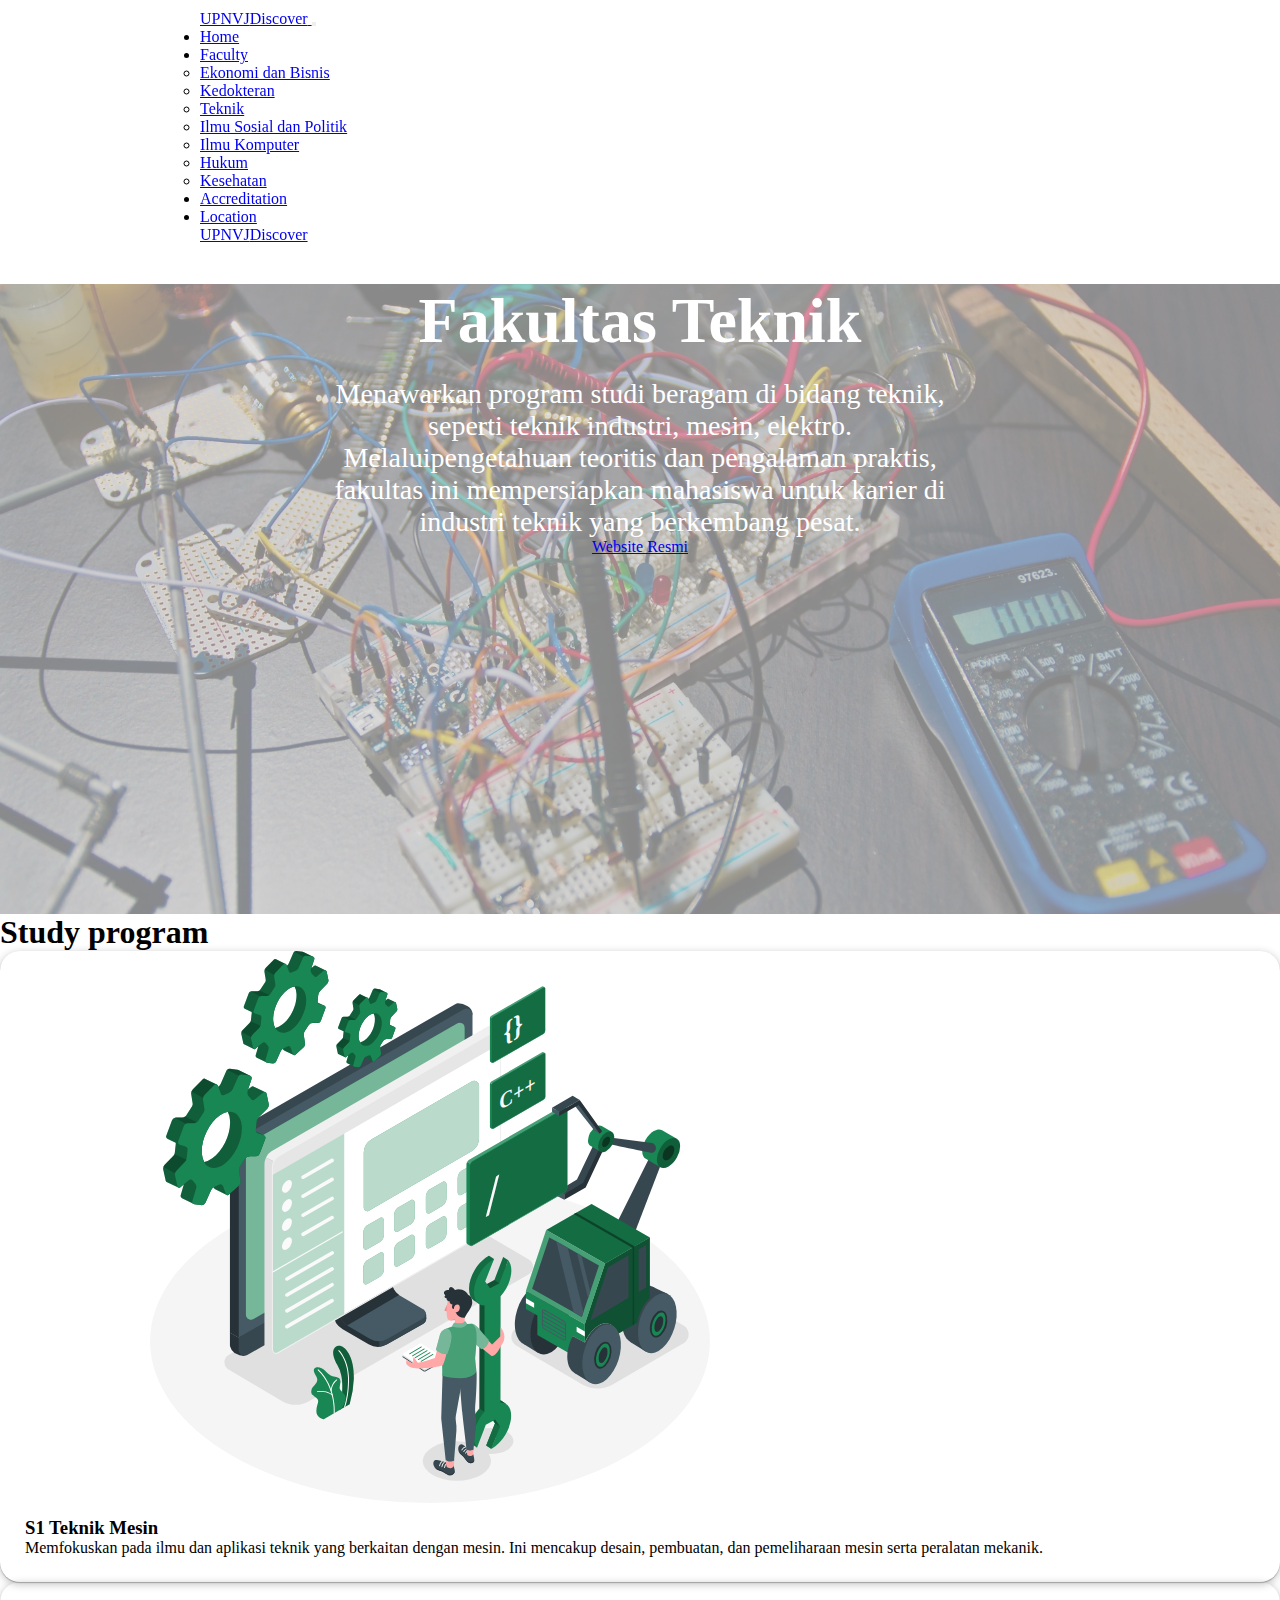
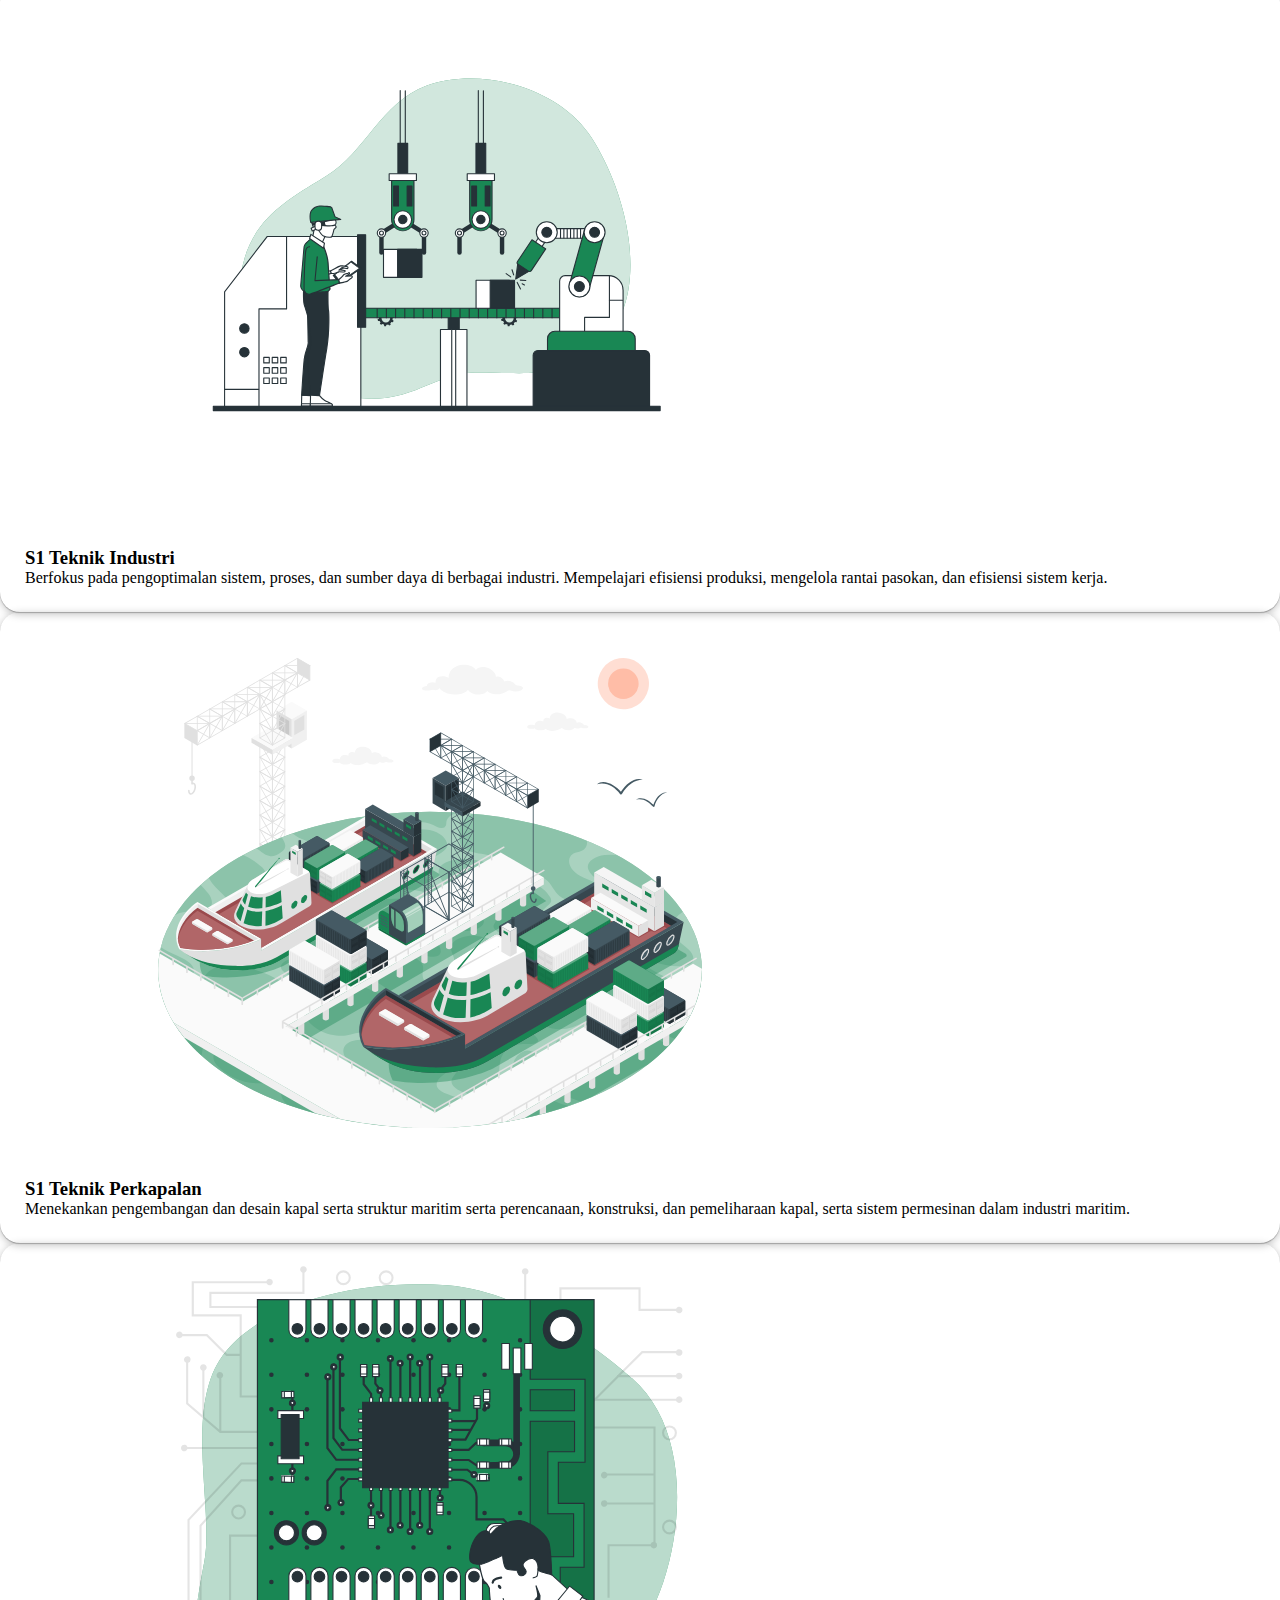
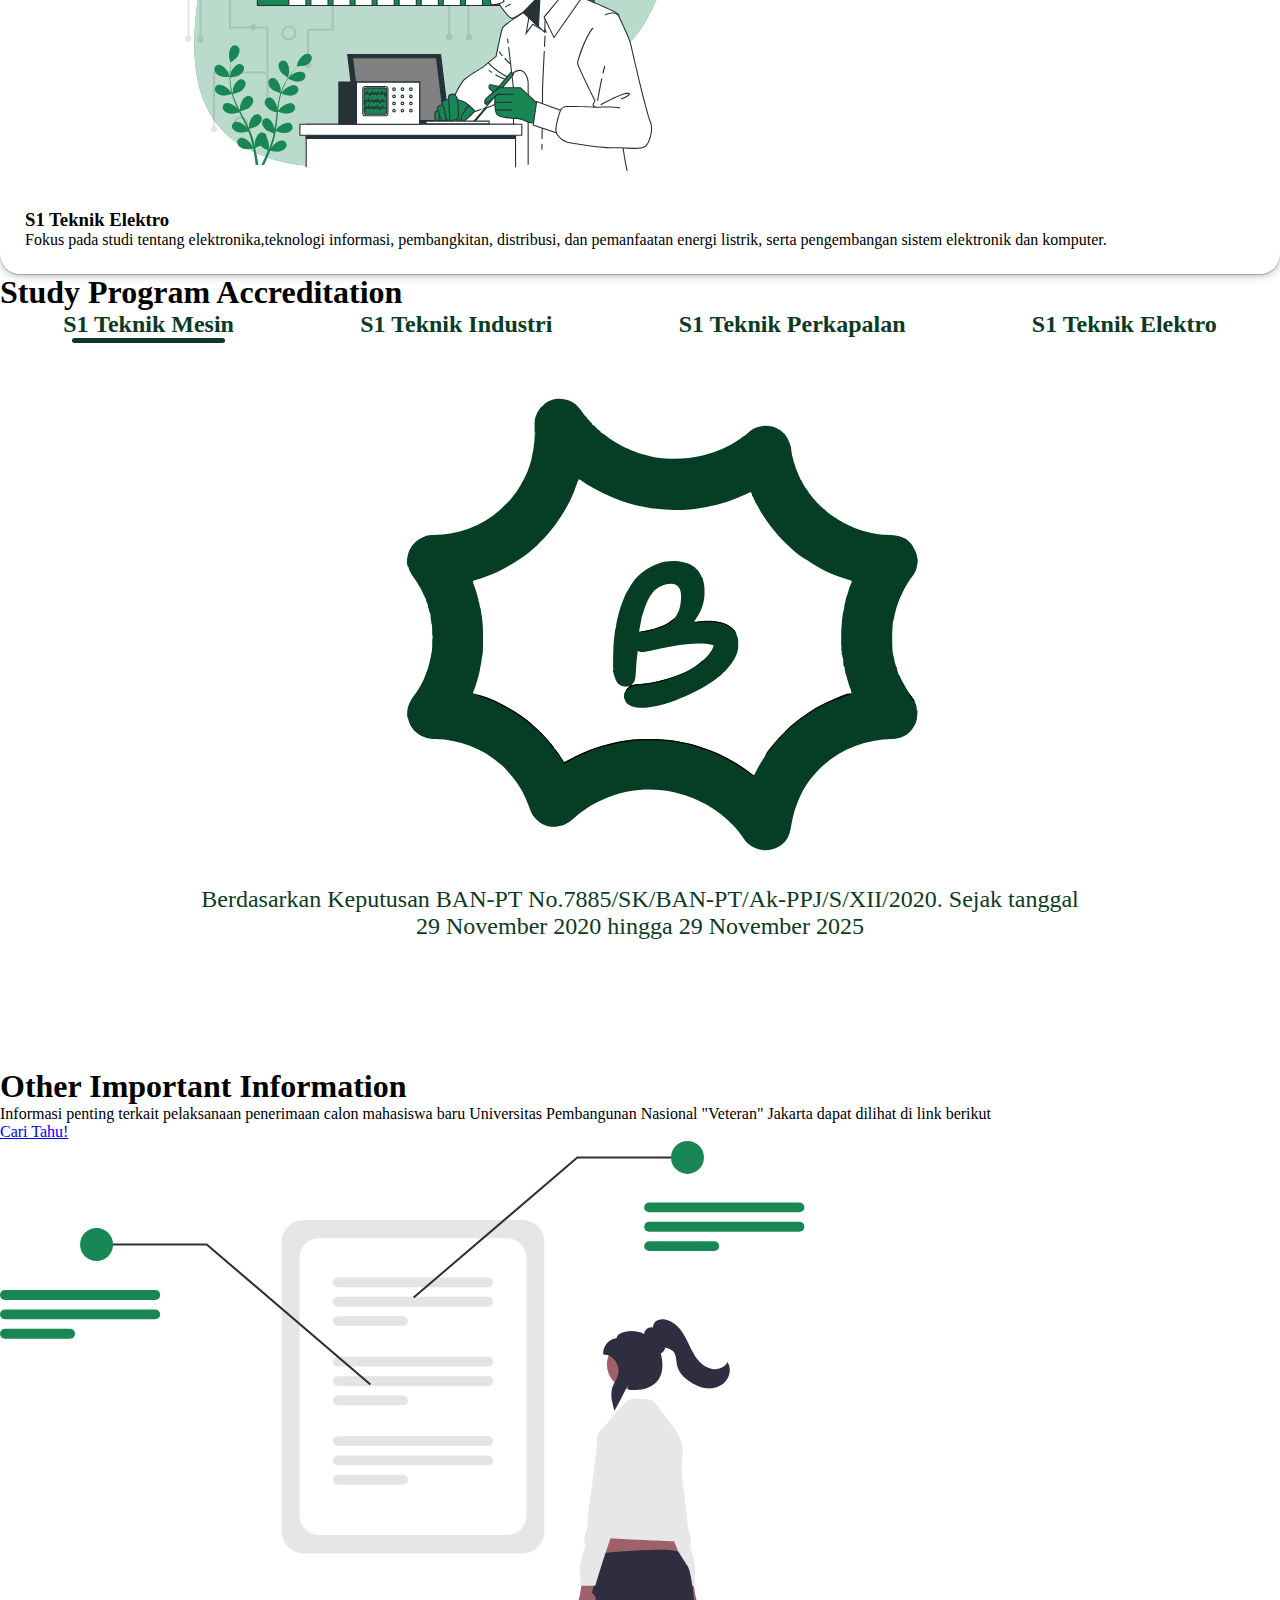
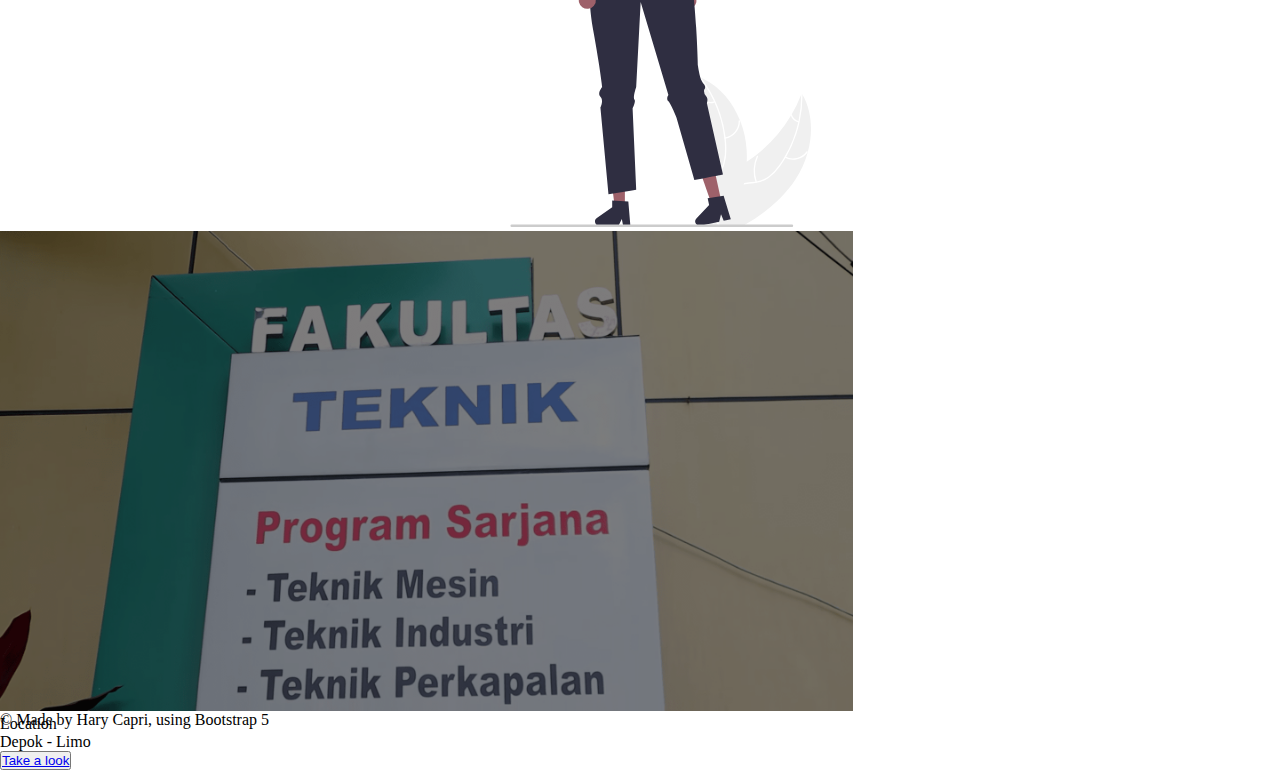
<file: faculty/ft.html>
<!DOCTYPE html>
<html lang="en">
  <head>
    <meta charset="UTF-8" />
    <meta name="viewport" content="width=device-width, initial-scale=1.0" />
    <title>Profile UPN</title>
    <link
      href="https://cdn.jsdelivr.net/npm/bootstrap@5.3.2/dist/css/bootstrap.min.css"
      rel="stylesheet"
      integrity="sha384-T3c6CoIi6uLrA9TneNEoa7RxnatzjcDSCmG1MXxSR1GAsXEV/Dwwykc2MPK8M2HN"
      crossorigin="anonymous"
    />
    <link
      rel="stylesheet"
      href="https://cdn.jsdelivr.net/npm/bootstrap-icons@1.11.2/font/bootstrap-icons.min.css"
    />
    <link rel="stylesheet" href="css/ft/styles.css" />
    <script
      src="https://cdn.jsdelivr.net/npm/bootstrap@5.3.2/dist/js/bootstrap.bundle.min.js"
      integrity="sha384-C6RzsynM9kWDrMNeT87bh95OGNyZPhcTNXj1NW7RuBCsyN/o0jlpcV8Qyq46cDfL"
      crossorigin="anonymous"
    ></script>
    <script defer src="../js/index.js"></script>
  </head>
  <body>
    <button
      onclick="topFunction()"
      id="myBtn"
      class="bi bi-arrow-up-circle-fill bi-lg bg-transparent"
      title="Go to top"
      style="font-size: 36px"
    ></button>
    <!--Navbar-->
    <nav
      class="navbar navbar-expand-lg bg-transparant navbar-light fixed-top sticky-navbar"
    >
      <div class="container">
        <a href="#" class="navbar-brand d-block d-lg-none">
          <span class="fs-4 fw-bolder text-success">UPNVJ</span
          ><span class="fs-4 fw-bold text-success-emphasis">Discover</span>
        </a>
        <button
          class="navbar-toggler ms-auto"
          type="button"
          data-bs-toggle="collapse"
          data-bs-target="#navmenu"
        >
          <span class="navbar-toggler-icon"></span>
        </button>

        <div class="collapse navbar-collapse" id="navmenu">
          <ul class="navbar-nav me-auto">
            <li class="nav-item fs-5">
              <a href="../index.html" class="nav-link">Home</a>
            </li>
            <li class="nav-item fs-5 dropdown">
              <a
                class="nav-link dropdown-toggle"
                href="#"
                role="button"
                data-bs-toggle="dropdown"
                aria-expanded="false"
              >
                Faculty
              </a>
              <ul class="dropdown-menu bg-body-secondary">
                <li>
                  <a class="dropdown-item" href="feb.html"
                    >Ekonomi dan Bisnis</a
                  >
                </li>
                <li><a class="dropdown-item" href="fk.html">Kedokteran</a></li>
                <li><a class="dropdown-item" href="ft.html">Teknik</a></li>
                <li>
                  <a class="dropdown-item" href="fisip.html"
                    >Ilmu Sosial dan Politik</a
                  >
                </li>
                <li>
                  <a class="dropdown-item" href="fik.html">Ilmu Komputer</a>
                </li>
                <li><a class="dropdown-item" href="fh.html">Hukum</a></li>
                <li>
                  <a class="dropdown-item" href="fikes.html">Kesehatan</a>
                </li>
              </ul>
            </li>
            <li class="nav-item fs-5">
              <a href="#Accreditation" class="nav-link">Accreditation</a>
            </li>
            <li class="nav-item fs-5">
              <a href="#location" class="nav-link">Location</a>
            </li>
          </ul>
        </div>

        <a href="#" class="navbar-brand d-none d-lg-block">
          <span class="fs-4 fw-bolder text-success">UPNVJ</span
          ><span class="fs-4 fw-bold text-success-emphasis">Discover</span></a
        >
      </div>
    </nav>

    <!-- Top Section -->
    <section
      class="img-header"
      style="background-image: url(images/ft-background.jpg)"
    >
      <div
        class="color-overlay d-flex flex-column justify-content-center align-items-center"
      >
        <div class="container text-overlay">
          <h1 class="text-success-emphasis fw-bold">Fakultas Teknik</h1>
          <p class="lead text-black fs-5 fw-normal">
            Menawarkan program studi beragam di bidang teknik, seperti teknik
            industri, mesin, elektro. Melaluipengetahuan teoritis dan pengalaman
            praktis, fakultas ini mempersiapkan mahasiswa untuk karier di
            industri teknik yang berkembang pesat.
          </p>
          <a
            href="https://ft.upnvj.ac.id/"
            target="_blank"
            class="btn btn-success btn-lg"
            >Website Resmi</a
          >
        </div>
      </div>
    </section>

    <!-- Prodi Section -->
    <section id="prodi">
      <div class="container py-5">
        <h1 class="text-center fw-bolder pt-5 text-success-emphasis">
          Study program
        </h1>
        <div class="row row-cols-1 row-cols-md-3 text-center g-3 py-5">
          <div class="col">
            <div class="card bg-light text-dark">
              <img
                src="images/s1-mesin.svg"
                class="card-img-top p-2"
                alt="gambar-mesin"
              />
              <div class="card-body">
                <h3 class="card-title">S1 Teknik Mesin</h3>
                <p class="card-text">
                  Memfokuskan pada ilmu dan aplikasi teknik yang berkaitan
                  dengan mesin. Ini mencakup desain, pembuatan, dan pemeliharaan
                  mesin serta peralatan mekanik.
                </p>
              </div>
            </div>
          </div>
          <div class="col">
            <div class="card bg-light text-dark">
              <img
                src="images/industri.svg"
                class="card-img-top p-2"
                alt="gambar-industri"
              />
              <div class="card-body">
                <h3 class="card-title">S1 Teknik Industri</h3>
                <p class="card-text">
                  Berfokus pada pengoptimalan sistem, proses, dan sumber daya di
                  berbagai industri. Mempelajari efisiensi produksi, mengelola
                  rantai pasokan, dan efisiensi sistem kerja.
                </p>
              </div>
            </div>
          </div>
          <div class="col">
            <div class="card bg-light text-dark">
              <img
                src="images/perkapalan.svg"
                class="card-img-top p-2"
                alt="gambar-kapal"
              />
              <div class="card-body">
                <h3 class="card-title">S1 Teknik Perkapalan</h3>
                <p class="card-text">
                  Menekankan pengembangan dan desain kapal serta struktur
                  maritim serta perencanaan, konstruksi, dan pemeliharaan kapal,
                  serta sistem permesinan dalam industri maritim.
                </p>
              </div>
            </div>
          </div>
          <div class="col mx-auto">
            <div class="card bg-light text-dark">
              <img
                src="images/elektro.svg"
                class="card-img-top p-2"
                alt="gambar-elektro"
              />
              <div class="card-body">
                <h3 class="card-title">S1 Teknik Elektro</h3>
                <p class="card-text">
                  Fokus pada studi tentang elektronika,teknologi informasi,
                  pembangkitan, distribusi, dan pemanfaatan energi listrik,
                  serta pengembangan sistem elektronik dan komputer.
                </p>
              </div>
            </div>
          </div>
        </div>
      </div>
    </section>

    <!-- Akreditasi Section-->
    <section id="Accreditation" class="tabs-section">
      <h1 class="text-center mb-5 fw-bolder pt-5 text-success-emphasis">
        Study Program Accreditation
      </h1>
      <ul class="container tabs">
        <li>S1 Teknik Mesin</li>
        <li>S1 Teknik Industri</li>
        <li>S1 Teknik Perkapalan</li>
        <li>S1 Teknik Elektro</li>
      </ul>

      <div class="container container-akre">
        <div class="content-akre">
          <img src="images/B-akre.svg" alt="" />
          <p class="lead">
            Berdasarkan Keputusan BAN-PT No.7885/SK/BAN-PT/Ak-PPJ/S/XII/2020.
            Sejak tanggal 29 November 2020 hingga 29 November 2025
          </p>
        </div>
        <div class="content-akre">
          <img src="images/A-akre.svg" alt="" />
          <p class="lead">
            Berdasarkan hasil Keputusan dari Lam Teknik No.0067/SK/LAM
            Teknik/AS/IV/2023. Sejak tanggal 21 April 2023 hingga 20 April 2028
          </p>
        </div>
        <div class="content-akre">
          <img src="images/B-akre.svg" alt="" />
          <p class="lead">
            Berdasarkan hasil Keputusan dari BAN-PT
            No.8698/SK/BAN-PT/Ak-PT/S/VI/2021. Sejak tanggal 15 Juni 2021 hingga
            15 Juni 2026
          </p>
        </div>
        <div class="content-akre">
          <img src="images/B-akre.svg" alt="" />
          <p class="lead">
            Berdasarkan Keputusan dari BAN-PT No.6680/SK/BAN-PT/Ak/S/X/2022.
            Sejak tanggaal 04 Oktober 2022 hingga 04 Oktober 2027
          </p>
        </div>
      </div>
    </section>

    <!--More Info Section-->
    <section
      class="about bg-light text-dark text-center text-sm-start pb-sm-0 pt-5 pb-5"
    >
      <div class="container pb-md-5">
        <div class="d-flex align-items-center">
          <div>
            <h1 class="fw-bold">
              <span class="text-success">Other</span>
              <span>Important</span>
              <span>Information</span>
            </h1>
            <p class="lead">
              Informasi penting terkait pelaksanaan penerimaan calon mahasiswa
              baru Universitas Pembangunan Nasional "Veteran" Jakarta dapat
              dilihat di link berikut
            </p>
            <a
              href="https://penmaru.upnvj.ac.id/id/sarjana-s-1.html"
              target="_blank"
              class="btn btn-success btn-lg"
            >
              Cari Tahu!
            </a>
          </div>
          <img
            class="img-fluid w-50 d-none d-sm-block ms-2 p-5 w"
            src="images/more-section.svg"
            alt="gambar-upn"
          />
        </div>
      </div>
    </section>

    <!-- Location Section -->
    <section id="location">
      <div id="hero-carousel" class="carousel slide" data-bs-ride="carousel">
        <div class="carousel-inner">
          <div class="carousel-item active c-item">
            <img
              src="images/ft-background.png"
              class="d-block w-100 c-img"
              alt="Slide 1"
            />
            <div class="carousel-caption top-0 mt-4">
              <p class="text-uppercase fs-3 mt-5">Location</p>
              <p class="display-1 fs-1 fw-bold text-capitalize">Depok - Limo</p>
              <button
                class="btn btn-success px-4 py-2 fs-5 mt-5"
                data-bs-toggle="modal"
                data-bs-target="#booking-modal"
              >
                <a
                  href="https://maps.app.goo.gl/KW1a1YHqne5MCQAG9"
                  target="_blank"
                  class="text-decoration-none text-light p-3"
                  >Take a look</a
                >
              </button>
            </div>
          </div>
        </div>
      </div>
    </section>

    <!-- Footer Section -->
    <footer class="p-2 bg-success text-light text-center position-relative">
      <div class="container">
        <p class="lead mt-3">&copy Made by Hary Capri, using Bootstrap 5</p>
      </div>
    </footer>
  </body>
</html>
</file>
<file: styles.css>
* {
  padding: 0;
  margin: 0;
  box-sizing: border-box;
  scroll-behavior: smooth;
}

#myBtn {
  display: none; /* Hidden by default */
  position: fixed; /* Fixed/sticky position */
  bottom: 20px; /* Place the button at the bottom of the page */
  right: 30px; /* Place the button 30px from the right */
  z-index: 99; /* Make sure it does not overlap */
  border: none; /* Remove borders */
  outline: none; /* Remove outline */
  cursor: pointer; /* Add a mouse pointer on hover */
  width: 50px;
  color: #0d3a25;
  transition: all 500ms ease;
}

#myBtn:hover {
  color: #7a7a7a; /* Add a dark-grey background on hover */
  background-color: rgb(0, 0, 0);
}

.navbar {
  backdrop-filter: blur(1.5px);
  transition: all 500ms ease;
  padding-top: 40px;
  padding-bottom: 40px;
  padding-right: 200px;
  padding-left: 200px;
}

.sticky-navbar.scrolling {
  backdrop-filter: blur(10px);
  box-shadow: 0 0.125rem 0.25rem rgba(0, 0, 0, 0.075);
  padding: 0px;
  padding-top: 1rem;
  padding-bottom: 1rem;
}

/* Warna latar belakang saat dropdown sedang aktif */
.dropdown-menu .dropdown-item.active,
.dropdown-menu .dropdown-item:active {
  background-color: #198762;
}

.about {
  margin-top: 50px;
  margin-bottom: 50px;
  padding-top: 100px;
  padding-bottom: 100px;
}

.container-banner {
  margin-top: 125px;
}

.coloumn {
  display: flex;
  padding: 10px;
  width: 70%;
  margin: 0px auto;
}

.main-banner h1 {
  margin-top: 0px;
}
.main-banner .col {
  margin-right: 30px;
  display: block;
  border: 4px solid white;
  border-radius: 4px;
  cursor: pointer;
  color: black;
}

.main-banner .col a {
  text-align: center;
  font-weight: bolder;
  font-size: 16px;
  text-decoration: none;
}

.main-banner .col a p {
  color: white;
  margin-top: auto;
  margin-bottom: auto;
  padding: 20px;
}

.main-banner .col a p:hover {
  color: #145436;
}

.main-banner .col:hover {
  background-color: white;
  border-color: white;
}

.main-banner {
  margin-top: 100px;
  width: 100%;
  height: 80vh;
  position: relative;
}

.bg_image {
  transition: 0.5s cubic-bezier(0.785, 0.135, 0.15, 0.86);
  background-size: cover;
}

.card {
  border-radius: 20px;
  box-shadow: rgba(0, 0, 0, 0.25) 0px 0.0625em 0.0625em,
    rgba(0, 0, 0, 0.25) 0px 0.125em 0.5em,
    rgba(255, 255, 255, 0.1) 0px 0px 0px 1px;
}

.card-body {
  padding: 25px;
  margin-top: -15px;
  width: 100%;
}

.timeline {
  padding: 50px;
  position: relative;
  margin-top: 0px;
}

.timeline-title {
  padding-top: 100px;
  padding-bottom: 50px;
}

.container-timeline {
  padding: 10px 50px;
  position: relative;
  width: 50%;
  opacity: 0;
  z-index: 2;
  transition: all 1.6s;
  transform: translateX(50px);
}

.show {
  opacity: 1;
  transform: translateX(0px);
}

.text-box {
  padding: 30px 50px;
  background: white;
  position: relative;
  border-radius: 6px;
  font-size: 16px;
}

.left-container {
  left: 0%;
}

.right-container {
  left: 50%;
}

.container-timeline img {
  position: absolute;
  border-radius: 50%;
  width: 120px;
  right: -60px;
  top: 32px;
  z-index: 1;
  padding: 0px;
}

.right-container img {
  left: -60px;
}

.timeline::after {
  content: "";
  position: absolute;
  width: 10px;
  height: 100%;
  background-image: linear-gradient(to bottom, grey 50%, transparent 50%);
  background-size: 100% 70px;
  top: 0;
  left: 50%;
  margin-left: -3px;
  z-index: 0;

  animation: moveline 9s linear forwards;
}

@keyframes moveline {
  0% {
    height: 0;
  }
  100% {
    height: 96%;
  }
}

.text-box h2 {
  font-weight: 600;
}

.text-box small {
  display: inline-block;
  margin-bottom: 15px;
}

.left-container-arrow {
  height: 0;
  width: 0;
  position: absolute;
  top: 65px;
  z-index: 1;
  border-top: 15px solid transparent;
  border-bottom: 15px solid transparent;
  border-left: 15px solid white;
  right: -15px;
}
.right-container-arrow {
  height: 0;
  width: 0;
  position: absolute;
  top: 65px;
  z-index: 1;
  border-top: 15px solid transparent;
  border-bottom: 15px solid transparent;
  border-right: 15px solid white;
  left: -15px;
}

.c-item {
  height: 680px;
}

.c-img {
  height: 100%;
  object-fit: cover;
  filter: brightness(0.6);
}

.img-container {
  background-image: url("faculty/images/fik-background.jpg");
  background-size: cover;
}

#example_paginate > ul > li.paginate_button.page-item.active {
  background: #0d3a25;
}

.paginate_button a {
  color: #198762;
}

.paginate_button.active a {
  background-color: #198762;
  color: white;
}

.paginate_button.page-item.active {
  border-color: #198762;
}

@media only screen and (max-width: 991px) {
  .navbar {
    padding-right: 100px;
    padding-left: 100px;
    padding-top: 2rem;
    padding-bottom: 2rem;
  }

  .nav-link {
    font-size: 17px;
  }

  .main-banner .coloumn {
    display: flex;
    flex-direction: column;
    width: 70%;
  }

  .main-banner .col {
    width: 100%;
    margin-top: 30px;
    margin-left: auto;
    margin-right: auto;
  }

  .bg_image {
    background-position: center;
  }

  .container-banner {
    margin-top: 0px;
  }
}

@media only screen and (max-width: 640px) {
  .navbar {
    padding-right: 50px;
    padding-left: 50px;
    padding-top: 2rem;
    padding-bottom: 2rem;
  }

  .main-banner .coloumn {
    display: flex;
    flex-direction: column;
    width: 70%;
  }

  .main-banner h1 {
    margin-top: 30px;
  }

  .main-banner .col {
    margin-bottom: 20px;
    margin-top: 0px;
  }

  .bg_image {
    background-position: center;
  }
  .container-banner {
    margin-top: 0px;
  }

  .timeline {
    margin-top: 50px;
    margin-bottom: 0px;
    margin-left: auto;
    margin-right: auto;
  }
  .timeline::after {
    left: 31px;
  }
  .container-timeline {
    width: 100%;
    padding-left: 40px;
    padding-right: 0px;
  }
  .text-box {
    font-size: 16px;
    width: 100%;
  }
  .text-box small {
    margin-bottom: 10px;
  }
  .right-container {
    left: 0;
  }

  .left-container img,
  .right-container img {
    left: -80px;
  }

  .left-container-arrow,
  .right-container-arrow {
    border-right: 15px solid #fff;
    border-left: 0px;
    left: -15px;
  }

  .container-timeline img {
    padding: 10px;
    margin-left: 5px;
  }

  .location {
    margin-top: 0px;
  }
}
</file>
<file: faculty/css/feb/styles.css>
* {
  padding: 0;
  margin: 0;
  box-sizing: border-box;
  scroll-behavior: smooth;
}

#myBtn {
  display: none; /* Hidden by default */
  position: fixed; /* Fixed/sticky position */
  bottom: 20px; /* Place the button at the bottom of the page */
  right: 30px; /* Place the button 30px from the right */
  z-index: 99; /* Make sure it does not overlap */
  border: none; /* Remove borders */
  outline: none; /* Remove outline */
  cursor: pointer; /* Add a mouse pointer on hover */
  width: 50px;
  color: #0d3a25;
  transition: all 500ms ease;
}

#myBtn:hover {
  color: #7a7a7a; /* Add a dark-grey background on hover */
  background-color: rgb(0, 0, 0);
}

.navbar {
  backdrop-filter: blur(1.8px);
  transition: all 500ms ease;
  padding-top: 10px;
  padding-bottom: 40px;
  padding-right: 200px;
  padding-left: 200px;
}

.sticky-navbar.scrolling {
  backdrop-filter: blur(10px);
  box-shadow: 0 0.125rem 0.25rem rgba(0, 0, 0, 0.075);
  padding: 0px;
  padding-top: 1rem;
  padding-bottom: 1rem;
}

/* Warna latar belakang saat dropdown sedang aktif */
.dropdown-menu .dropdown-item.active,
.dropdown-menu .dropdown-item:active {
  background-color: #198762;
}

.img-header {
  background: no-repeat center center;
  background-size: cover;
  min-height: 70vh;
  color: white;
}

.color-overlay {
  min-height: 70vh;
  background-color: rgba(210, 210, 210, 0.65);
}

.text-overlay {
  text-align: center;
  display: flex;
  flex-direction: column;
  align-items: center;
}

.color-overlay h1 {
  font-size: 64px;
  padding-bottom: 20px;
}

.color-overlay p {
  font-size: 28px;
  width: 50%;
  text-align: center;
}

.bg_image {
  transition: 0.5s cubic-bezier(0.785, 0.135, 0.15, 0.86);
  background-size: cover;
}

.card {
  border-radius: 20px;
  box-shadow: rgba(0, 0, 0, 0.25) 0px 0.0625em 0.0625em,
    rgba(0, 0, 0, 0.25) 0px 0.125em 0.5em,
    rgba(255, 255, 255, 0.1) 0px 0px 0px 1px;
}

.card-body {
  padding: 25px;
  margin-top: -15px;
  width: 100%;
}

.class-section {
  width: 65%;
  margin: 6.5rem auto 0;
}

.tabs-section {
  margin-bottom: 730px;
}

.tabs {
  list-style: none;
  display: flex;
  justify-content: space-around;
  margin-bottom: 3rem;
  align-items: center;
  flex-direction: column;
}

.tabs li {
  font-size: 1.5rem;
  font-weight: 600;
  color: #0d3a25;
  cursor: pointer;
  position: relative;
  text-align: center;
  margin-bottom: 10px;
}

.tabs li::after {
  content: "";
  position: absolute;
  bottom: -20%;
  left: 28%;
  width: 0%;
  height: 5px;
  background: #0d3a25;
  border-radius: 30px;
  transition: width 0.8s ease;
}

.tabs li.active::after {
  width: 45%;
  margin: 0px auto;
}

.container-akre {
  position: relative;
}

.content-akre {
  position: absolute;
  top: 0;
  left: 0;
  display: none;
  margin-left: auto;
  margin-right: auto;
}

.content-akre.active {
  display: block;
  animation: fade 1s ease;
}

.content-akre img {
  width: 105%;
  height: 30rem;
  margin: 0px;
  padding: 0px;
}

.content-akre p {
  font-size: 1.5rem;
  text-align: center;
  width: 70%;
  margin: 1rem auto 0rem;
  color: #0d3a25;
}

.c-item {
  height: 480px;
}

.c-img {
  height: 100%;
  object-fit: cover;
  filter: brightness(0.5);
}

@keyframes fade {
  from {
    opacity: 0;
  }
  to {
    opacity: 1;
  }
}

@media only screen and (max-width: 991px) {
  .navbar {
    padding-right: 100px;
    padding-left: 100px;
    padding-top: 1rem;
    padding-bottom: 2rem;
  }

  .nav-link {
    font-size: 17px;
  }

  .img-header {
    min-height: 50vh;
  }

  .color-overlay {
    min-height: 50vh;
  }

  .color-overlay h1 {
    font-size: 38px;
    padding-bottom: 8px;
    margin-top: 80px;
  }

  .color-overlay p {
    font-size: 16px;
    width: 80%;
    text-align: center;
  }

  .tabs li {
    font-size: 120%;
  }

  .container-akre p {
    font-size: 120%;
  }

  .container-akre img {
    width: 100%;
    height: 20rem;
  }

  .tabs-section {
    width: 100%;
    margin-bottom: 550px;
  }
}

@media only screen and (max-width: 640px) {
  .navbar {
    padding-right: 50px;
    padding-left: 50px;
    padding-top: 1rem;
    padding-bottom: 2rem;
  }

  .img-header {
    min-height: 60vh;
  }

  .color-overlay {
    min-height: 60vh;
  }

  .text-overlay {
    align-items: start;
    text-align: left;
    display: flex;
    flex-direction: column;
  }

  .color-overlay h1 {
    text-align: left;
    font-size: 23px;
    margin-top: 50px;
    padding-bottom: 10px;
  }

  .color-overlay p {
    font-size: 6px;
    width: 100%;
    text-align: left;
  }

  .tabs-section {
    width: 100%;
    margin-bottom: 500px;
  }

  .tabs li {
    font-size: 110%;
    width: 70%;
  }

  .container-akre p {
    font-size: 110%;
  }

  .container-akre img {
    width: 100%;
    height: 16rem;
  }
}
</file>
<file: faculty/css/fh/styles.css>
* {
  padding: 0;
  margin: 0;
  box-sizing: border-box;
  scroll-behavior: smooth;
}

#myBtn {
  display: none; /* Hidden by default */
  position: fixed; /* Fixed/sticky position */
  bottom: 20px; /* Place the button at the bottom of the page */
  right: 30px; /* Place the button 30px from the right */
  z-index: 99; /* Make sure it does not overlap */
  border: none; /* Remove borders */
  outline: none; /* Remove outline */
  cursor: pointer; /* Add a mouse pointer on hover */
  width: 50px;
  color: #0d3a25;
  transition: all 500ms ease;
}

#myBtn:hover {
  color: #7a7a7a; /* Add a dark-grey background on hover */
  background-color: rgb(0, 0, 0);
}

.navbar {
  backdrop-filter: blur(1.8px);
  transition: all 500ms ease;
  padding-top: 10px;
  padding-bottom: 40px;
  padding-right: 200px;
  padding-left: 200px;
}

.sticky-navbar.scrolling {
  backdrop-filter: blur(10px);
  box-shadow: 0 0.125rem 0.25rem rgba(0, 0, 0, 0.075);
  padding: 0px;
  padding-top: 1rem;
  padding-bottom: 1rem;
}

/* Warna latar belakang saat dropdown sedang aktif */
.dropdown-menu .dropdown-item.active,
.dropdown-menu .dropdown-item:active {
  background-color: #198762;
}

.img-header {
  background: no-repeat center center;
  background-size: cover;
  min-height: 70vh;
  color: white;
}

.color-overlay {
  min-height: 70vh;
  background-color: rgba(210, 210, 210, 0.65);
}

.text-overlay {
  text-align: center;
  display: flex;
  flex-direction: column;
  align-items: center;
}

.color-overlay h1 {
  font-size: 64px;
  padding-bottom: 20px;
}

.color-overlay p {
  font-size: 28px;
  width: 50%;
  text-align: center;
}

.bg_image {
  transition: 0.5s cubic-bezier(0.785, 0.135, 0.15, 0.86);
  background-size: cover;
}

.card {
  border-radius: 20px;
  box-shadow: rgba(0, 0, 0, 0.25) 0px 0.0625em 0.0625em,
    rgba(0, 0, 0, 0.25) 0px 0.125em 0.5em,
    rgba(255, 255, 255, 0.1) 0px 0px 0px 1px;
}

.card-body {
  padding: 25px;
  margin-top: -15px;
  width: 100%;
}

.class-section {
  width: 65%;
  margin: 6.5rem auto 0;
}

.tabs-section {
  margin-bottom: 730px;
}

.tabs {
  list-style: none;
  display: flex;
  justify-content: space-around;
  margin-bottom: 3rem;
}

.tabs li {
  font-size: 1.5rem;
  font-weight: 600;
  color: #0d3a25;
  cursor: pointer;
  position: relative;
}

.tabs li::after {
  content: "";
  position: absolute;
  bottom: -20%;
  left: 5%;
  width: 0%;
  height: 5px;
  background: #0d3a25;
  border-radius: 30px;
  transition: width 0.8s ease;
}

.tabs li.active::after {
  width: 90%;
  margin: 0px auto;
}

.container-akre {
  position: relative;
}

.content-akre {
  position: absolute;
  top: 0;
  left: 0;
  display: none;
  margin-left: auto;
  margin-right: auto;
}

.content-akre.active {
  display: block;
  animation: fade 1s ease;
}

.content-akre img {
  width: 105%;
  height: 30rem;
  margin: 0px;
  padding: 0px;
}

.content-akre p {
  font-size: 1.5rem;
  text-align: center;
  width: 70%;
  margin: 1rem auto 0rem;
  color: #0d3a25;
}

@keyframes fade {
  from {
    opacity: 0;
  }
  to {
    opacity: 1;
  }
}

.c-item {
  height: 480px;
}

.c-img {
  height: 100%;
  object-fit: cover;
  filter: brightness(0.5);
}

@media only screen and (max-width: 991px) {
  .navbar {
    padding-right: 100px;
    padding-left: 100px;
    padding-top: 1rem;
    padding-bottom: 2rem;
  }

  .nav-link {
    font-size: 17px;
  }

  .img-header {
    min-height: 50vh;
  }

  .color-overlay {
    min-height: 50vh;
  }

  .color-overlay h1 {
    font-size: 38px;
    padding-bottom: 8px;
    margin-top: 80px;
  }

  .color-overlay p {
    font-size: 16px;
    width: 80%;
    text-align: center;
  }

  .tabs li {
    font-size: 120%;
  }

  .container-akre p {
    font-size: 120%;
  }

  .container-akre img {
    width: 100%;
    height: 20rem;
  }

  .tabs-section {
    width: 100%;
    margin-bottom: 550px;
  }
}

@media only screen and (max-width: 640px) {
  .navbar {
    padding-right: 50px;
    padding-left: 50px;
    padding-top: 1rem;
    padding-bottom: 2rem;
  }

  .img-header {
    min-height: 60vh;
  }

  .color-overlay {
    min-height: 60vh;
  }

  .text-overlay {
    align-items: start;
    text-align: left;
    display: flex;
    flex-direction: column;
  }

  .color-overlay h1 {
    text-align: left;
    font-size: 23px;
    margin-top: 50px;
    padding-bottom: 10px;
  }

  .color-overlay p {
    font-size: 6px;
    width: 100%;
    text-align: left;
  }

  .tabs-section {
    width: 100%;
    margin-bottom: 500px;
  }

  .tabs li::after {
    left: 0%;
  }

  .tabs li {
    font-size: 110%;
  }

  .container-akre p {
    font-size: 110%;
  }

  .container-akre img {
    width: 100%;
    height: 16rem;
  }
}
</file>
<file: faculty/css/fik/styles.css>
* {
  padding: 0;
  margin: 0;
  box-sizing: border-box;
  scroll-behavior: smooth;
}

#myBtn {
  display: none; /* Hidden by default */
  position: fixed; /* Fixed/sticky position */
  bottom: 20px; /* Place the button at the bottom of the page */
  right: 30px; /* Place the button 30px from the right */
  z-index: 99; /* Make sure it does not overlap */
  border: none; /* Remove borders */
  outline: none; /* Remove outline */
  cursor: pointer; /* Add a mouse pointer on hover */
  width: 50px;
  color: #0d3a25;
  transition: all 500ms ease;
}

#myBtn:hover {
  color: #7a7a7a; /* Add a dark-grey background on hover */
  background-color: rgb(0, 0, 0);
}

.navbar {
  backdrop-filter: blur(1.8px);
  transition: all 500ms ease;
  padding-top: 10px;
  padding-bottom: 40px;
  padding-right: 200px;
  padding-left: 200px;
}

.sticky-navbar.scrolling {
  backdrop-filter: blur(10px);
  box-shadow: 0 0.125rem 0.25rem rgba(0, 0, 0, 0.075);
  padding: 0px;
  padding-top: 1rem;
  padding-bottom: 1rem;
}

/* Warna latar belakang saat dropdown sedang aktif */
.dropdown-menu .dropdown-item.active,
.dropdown-menu .dropdown-item:active {
  background-color: #198762;
}

.img-header {
  background: no-repeat center center;
  background-size: cover;
  min-height: 70vh;
  color: white;
}

.color-overlay {
  min-height: 70vh;
  background-color: rgba(210, 210, 210, 0.65);
}

.text-overlay {
  text-align: center;
  display: flex;
  flex-direction: column;
  align-items: center;
}

.color-overlay h1 {
  font-size: 64px;
  padding-bottom: 20px;
}

.color-overlay p {
  font-size: 28px;
  width: 50%;
  text-align: center;
}

.bg_image {
  transition: 0.5s cubic-bezier(0.785, 0.135, 0.15, 0.86);
  background-size: cover;
}

.card {
  border-radius: 20px;
  box-shadow: rgba(0, 0, 0, 0.25) 0px 0.0625em 0.0625em,
    rgba(0, 0, 0, 0.25) 0px 0.125em 0.5em,
    rgba(255, 255, 255, 0.1) 0px 0px 0px 1px;
}

.card-body {
  padding: 25px;
  margin-top: -15px;
  width: 100%;
}

.class-section {
  width: 65%;
  margin: 6.5rem auto 0;
}

.tabs-section {
  margin-bottom: 730px;
}

.tabs {
  list-style: none;
  display: flex;
  justify-content: space-around;
  margin-bottom: 3rem;
}

.tabs li {
  font-size: 1.5rem;
  font-weight: 600;
  color: #0d3a25;
  cursor: pointer;
  position: relative;
}

.tabs li::after {
  content: "";
  position: absolute;
  bottom: -20%;
  left: 5%;
  width: 0%;
  height: 5px;
  background: #0d3a25;
  border-radius: 30px;
  transition: width 0.8s ease;
}

.tabs li.active::after {
  width: 90%;
  margin: 0px auto;
}

.container-akre {
  position: relative;
}

.content-akre {
  position: absolute;
  top: 0;
  left: 0;
  display: none;
  margin-left: auto;
  margin-right: auto;
}

.content-akre.active {
  display: block;
  animation: fade 1s ease;
}

.content-akre img {
  width: 105%;
  height: 30rem;
  margin: 0px;
  padding: 0px;
}

.content-akre p {
  font-size: 1.5rem;
  text-align: center;
  width: 70%;
  margin: 1rem auto 0rem;
  color: #0d3a25;
}

@keyframes fade {
  from {
    opacity: 0;
  }
  to {
    opacity: 1;
  }
}

.c-item {
  height: 480px;
}

.c-img {
  height: 100%;
  object-fit: cover;
  filter: brightness(0.5);
}

@media only screen and (max-width: 991px) {
  .navbar {
    padding-right: 100px;
    padding-left: 100px;
    padding-top: 1rem;
    padding-bottom: 2rem;
  }

  .nav-link {
    font-size: 17px;
  }

  .img-header {
    min-height: 50vh;
  }

  .color-overlay {
    min-height: 50vh;
  }

  .color-overlay h1 {
    font-size: 38px;
    padding-bottom: 8px;
    margin-top: 80px;
  }

  .color-overlay p {
    font-size: 16px;
    width: 80%;
    text-align: center;
  }

  .tabs li {
    font-size: 120%;
  }

  .container-akre p {
    font-size: 120%;
  }

  .container-akre img {
    width: 100%;
    height: 20rem;
  }

  .tabs-section {
    width: 100%;
    margin-bottom: 550px;
  }
}

@media only screen and (max-width: 640px) {
  .navbar {
    padding-right: 50px;
    padding-left: 50px;
    padding-top: 1rem;
    padding-bottom: 2rem;
  }

  .img-header {
    min-height: 60vh;
  }

  .color-overlay {
    min-height: 60vh;
  }

  .text-overlay {
    align-items: start;
    text-align: left;
    display: flex;
    flex-direction: column;
  }

  .color-overlay h1 {
    text-align: left;
    font-size: 23px;
    margin-top: 50px;
    padding-bottom: 10px;
  }

  .color-overlay p {
    font-size: 6px;
    width: 100%;
    text-align: left;
  }

  .tabs-section {
    width: 100%;
    margin-bottom: 500px;
  }

  .tabs li::after {
    left: 0%;
  }

  .tabs li {
    font-size: 110%;
  }

  .container-akre p {
    font-size: 110%;
  }

  .container-akre img {
    width: 100%;
    height: 16rem;
  }
}
</file>
<file: faculty/css/fikes/styles.css>
* {
  padding: 0;
  margin: 0;
  box-sizing: border-box;
  scroll-behavior: smooth;
}

#myBtn {
  display: none; /* Hidden by default */
  position: fixed; /* Fixed/sticky position */
  bottom: 20px; /* Place the button at the bottom of the page */
  right: 30px; /* Place the button 30px from the right */
  z-index: 99; /* Make sure it does not overlap */
  border: none; /* Remove borders */
  outline: none; /* Remove outline */
  cursor: pointer; /* Add a mouse pointer on hover */
  width: 50px;
  color: #0d3a25;
  transition: all 500ms ease;
}

#myBtn:hover {
  color: #7a7a7a; /* Add a dark-grey background on hover */
  background-color: rgb(0, 0, 0);
}

.navbar {
  backdrop-filter: blur(1.8px);
  transition: all 500ms ease;
  padding-top: 10px;
  padding-bottom: 40px;
  padding-right: 200px;
  padding-left: 200px;
}

.sticky-navbar.scrolling {
  backdrop-filter: blur(10px);
  box-shadow: 0 0.125rem 0.25rem rgba(0, 0, 0, 0.075);
  padding: 0px;
  padding-top: 1rem;
  padding-bottom: 1rem;
}

/* Warna latar belakang saat dropdown sedang aktif */
.dropdown-menu .dropdown-item.active,
.dropdown-menu .dropdown-item:active {
  background-color: #198762;
}

.img-header {
  background: no-repeat center center;
  background-size: cover;
  min-height: 70vh;
  color: white;
}

.color-overlay {
  min-height: 70vh;
  background-color: rgba(210, 210, 210, 0.65);
}

.text-overlay {
  text-align: center;
  display: flex;
  flex-direction: column;
  align-items: center;
}

.color-overlay h1 {
  font-size: 64px;
  padding-bottom: 20px;
}

.color-overlay p {
  font-size: 28px;
  width: 50%;
  text-align: center;
}

.bg_image {
  transition: 0.5s cubic-bezier(0.785, 0.135, 0.15, 0.86);
  background-size: cover;
}

.card {
  border-radius: 20px;
  box-shadow: rgba(0, 0, 0, 0.25) 0px 0.0625em 0.0625em,
    rgba(0, 0, 0, 0.25) 0px 0.125em 0.5em,
    rgba(255, 255, 255, 0.1) 0px 0px 0px 1px;
}

.card-body {
  padding: 25px;
  margin-top: -15px;
  width: 100%;
}

.class-section {
  width: 65%;
  margin: 6.5rem auto 0;
}

.tabs-section {
  margin-bottom: 730px;
}

.tabs {
  list-style: none;
  display: flex;
  justify-content: space-around;
  margin-bottom: 3rem;
  align-items: center;
  flex-direction: column;
}

.tabs li {
  font-size: 1.5rem;
  font-weight: 600;
  color: #0d3a25;
  cursor: pointer;
  position: relative;
  text-align: center;
  margin-bottom: 10px;
}

.tabs li::after {
  content: "";
  position: absolute;
  bottom: -20%;
  left: 28%;
  width: 0%;
  height: 5px;
  background: #0d3a25;
  border-radius: 30px;
  transition: width 0.8s ease;
}

.tabs li.active::after {
  width: 45%;
  margin: 0px auto;
}

.container-akre {
  position: relative;
}

.content-akre {
  position: absolute;
  top: 0;
  left: 0;
  display: none;
  margin-left: auto;
  margin-right: auto;
}

.content-akre.active {
  display: block;
  animation: fade 1s ease;
}

.content-akre img {
  width: 105%;
  height: 30rem;
  margin: 0px;
  padding: 0px;
}

.content-akre p {
  font-size: 1.5rem;
  text-align: center;
  width: 70%;
  margin: 1rem auto 0rem;
  color: #0d3a25;
}

.c-item {
  height: 480px;
}

.c-img {
  height: 100%;
  object-fit: cover;
  filter: brightness(0.5);
}

@keyframes fade {
  from {
    opacity: 0;
  }
  to {
    opacity: 1;
  }
}

@media only screen and (max-width: 991px) {
  .navbar {
    padding-right: 100px;
    padding-left: 100px;
    padding-top: 1rem;
    padding-bottom: 2rem;
  }

  .nav-link {
    font-size: 17px;
  }

  .img-header {
    min-height: 50vh;
  }

  .color-overlay {
    min-height: 50vh;
  }

  .color-overlay h1 {
    font-size: 38px;
    padding-bottom: 8px;
    margin-top: 80px;
  }

  .color-overlay p {
    font-size: 16px;
    width: 80%;
    text-align: center;
  }

  .tabs li {
    font-size: 120%;
  }

  .container-akre p {
    font-size: 120%;
  }

  .container-akre img {
    width: 100%;
    height: 20rem;
  }

  .tabs-section {
    width: 100%;
    margin-bottom: 550px;
  }
}

@media only screen and (max-width: 640px) {
  .navbar {
    padding-right: 50px;
    padding-left: 50px;
    padding-top: 1rem;
    padding-bottom: 2rem;
  }

  .img-header {
    min-height: 60vh;
  }

  .color-overlay {
    min-height: 60vh;
  }

  .text-overlay {
    align-items: start;
    text-align: left;
    display: flex;
    flex-direction: column;
  }

  .color-overlay h1 {
    text-align: left;
    font-size: 23px;
    margin-top: 50px;
    padding-bottom: 10px;
  }

  .color-overlay p {
    font-size: 6px;
    width: 100%;
    text-align: left;
  }

  .tabs-section {
    width: 100%;
    margin-bottom: 500px;
  }

  .tabs li {
    font-size: 110%;
    width: 70%;
  }

  .container-akre p {
    font-size: 110%;
  }

  .container-akre img {
    width: 100%;
    height: 16rem;
  }
}
</file>
<file: faculty/css/fisip/styles.css>
* {
  padding: 0;
  margin: 0;
  box-sizing: border-box;
  scroll-behavior: smooth;
}

#myBtn {
  display: none; /* Hidden by default */
  position: fixed; /* Fixed/sticky position */
  bottom: 20px; /* Place the button at the bottom of the page */
  right: 30px; /* Place the button 30px from the right */
  z-index: 99; /* Make sure it does not overlap */
  border: none; /* Remove borders */
  outline: none; /* Remove outline */
  cursor: pointer; /* Add a mouse pointer on hover */
  width: 50px;
  color: #0d3a25;
  transition: all 500ms ease;
}

#myBtn:hover {
  color: #7a7a7a; /* Add a dark-grey background on hover */
  background-color: rgb(0, 0, 0);
}

.navbar {
  backdrop-filter: blur(1.8px);
  transition: all 500ms ease;
  padding-top: 10px;
  padding-bottom: 40px;
  padding-right: 200px;
  padding-left: 200px;
}

.sticky-navbar.scrolling {
  backdrop-filter: blur(10px);
  box-shadow: 0 0.125rem 0.25rem rgba(0, 0, 0, 0.075);
  padding: 0px;
  padding-top: 1rem;
  padding-bottom: 1rem;
}

/* Warna latar belakang saat dropdown sedang aktif */
.dropdown-menu .dropdown-item.active,
.dropdown-menu .dropdown-item:active {
  background-color: #198762;
}

.img-header {
  background: no-repeat center center;
  background-size: cover;
  min-height: 70vh;
  color: white;
}

.color-overlay {
  min-height: 70vh;
  background-color: rgba(210, 210, 210, 0.65);
}

.text-overlay {
  text-align: center;
  display: flex;
  flex-direction: column;
  align-items: center;
}

.color-overlay h1 {
  font-size: 64px;
  padding-bottom: 20px;
}

.color-overlay p {
  font-size: 28px;
  width: 50%;
  text-align: center;
}

.bg_image {
  transition: 0.5s cubic-bezier(0.785, 0.135, 0.15, 0.86);
  background-size: cover;
}

.card {
  border-radius: 20px;
  box-shadow: rgba(0, 0, 0, 0.25) 0px 0.0625em 0.0625em,
    rgba(0, 0, 0, 0.25) 0px 0.125em 0.5em,
    rgba(255, 255, 255, 0.1) 0px 0px 0px 1px;
}

.card-body {
  padding: 25px;
  margin-top: -15px;
  width: 100%;
}

.class-section {
  width: 65%;
  margin: 6.5rem auto 0;
}

.tabs-section {
  margin-bottom: 730px;
}

.tabs {
  list-style: none;
  display: flex;
  justify-content: space-around;
  margin-bottom: 3rem;
  align-items: center;
  flex-direction: column;
}

.tabs li {
  font-size: 1.5rem;
  font-weight: 600;
  color: #0d3a25;
  cursor: pointer;
  position: relative;
  text-align: center;
  margin-bottom: 10px;
}

.tabs li::after {
  content: "";
  position: absolute;
  bottom: -20%;
  left: 28%;
  width: 0%;
  height: 5px;
  background: #0d3a25;
  border-radius: 30px;
  transition: width 0.8s ease;
}

.tabs li.active::after {
  width: 45%;
  margin: 0px auto;
}

.container-akre {
  position: relative;
}

.content-akre {
  position: absolute;
  top: 0;
  left: 0;
  display: none;
  margin-left: auto;
  margin-right: auto;
}

.content-akre.active {
  display: block;
  animation: fade 1s ease;
}

.content-akre img {
  width: 105%;
  height: 30rem;
  margin: 0px;
  padding: 0px;
}

.content-akre p {
  font-size: 1.5rem;
  text-align: center;
  width: 70%;
  margin: 1rem auto 0rem;
  color: #0d3a25;
}

.c-item {
  height: 480px;
}

.c-img {
  height: 100%;
  object-fit: cover;
  filter: brightness(0.5);
}

@keyframes fade {
  from {
    opacity: 0;
  }
  to {
    opacity: 1;
  }
}

@media only screen and (max-width: 991px) {
  .navbar {
    padding-right: 100px;
    padding-left: 100px;
    padding-top: 1rem;
    padding-bottom: 2rem;
  }

  .nav-link {
    font-size: 17px;
  }

  .img-header {
    min-height: 50vh;
  }

  .color-overlay {
    min-height: 50vh;
  }

  .color-overlay h1 {
    font-size: 38px;
    padding-bottom: 8px;
    margin-top: 80px;
  }

  .color-overlay p {
    font-size: 16px;
    width: 80%;
    text-align: center;
  }

  .tabs li {
    font-size: 120%;
  }

  .container-akre p {
    font-size: 120%;
  }

  .container-akre img {
    width: 100%;
    height: 20rem;
  }

  .tabs-section {
    width: 100%;
    margin-bottom: 550px;
  }
}

@media only screen and (max-width: 640px) {
  .navbar {
    padding-right: 50px;
    padding-left: 50px;
    padding-top: 1rem;
    padding-bottom: 2rem;
  }

  .img-header {
    min-height: 60vh;
  }

  .color-overlay {
    min-height: 60vh;
  }

  .text-overlay {
    align-items: start;
    text-align: left;
    display: flex;
    flex-direction: column;
  }

  .color-overlay h1 {
    text-align: left;
    font-size: 23px;
    margin-top: 50px;
    padding-bottom: 10px;
  }

  .color-overlay p {
    font-size: 6px;
    width: 100%;
    text-align: left;
  }

  .tabs-section {
    width: 100%;
    margin-bottom: 500px;
  }

  .tabs li {
    font-size: 110%;
    width: 70%;
  }

  .container-akre p {
    font-size: 110%;
  }

  .container-akre img {
    width: 100%;
    height: 16rem;
  }
}
</file>
<file: faculty/css/fk/styles.css>
* {
  padding: 0;
  margin: 0;
  box-sizing: border-box;
  scroll-behavior: smooth;
}

#myBtn {
  display: none; /* Hidden by default */
  position: fixed; /* Fixed/sticky position */
  bottom: 20px; /* Place the button at the bottom of the page */
  right: 30px; /* Place the button 30px from the right */
  z-index: 99; /* Make sure it does not overlap */
  border: none; /* Remove borders */
  outline: none; /* Remove outline */
  cursor: pointer; /* Add a mouse pointer on hover */
  width: 50px;
  color: #0d3a25;
  transition: all 500ms ease;
}

#myBtn:hover {
  color: #7a7a7a; /* Add a dark-grey background on hover */
  background-color: rgb(0, 0, 0);
}

.navbar {
  backdrop-filter: blur(1.8px);
  transition: all 500ms ease;
  padding-top: 10px;
  padding-bottom: 40px;
  padding-right: 200px;
  padding-left: 200px;
}

.sticky-navbar.scrolling {
  backdrop-filter: blur(10px);
  box-shadow: 0 0.125rem 0.25rem rgba(0, 0, 0, 0.075);
  padding: 0px;
  padding-top: 1rem;
  padding-bottom: 1rem;
}

/* Warna latar belakang saat dropdown sedang aktif */
.dropdown-menu .dropdown-item.active,
.dropdown-menu .dropdown-item:active {
  background-color: #198762;
}

.img-header {
  background: no-repeat center center;
  background-size: cover;
  min-height: 70vh;
  color: white;
}

.color-overlay {
  min-height: 70vh;
  background-color: rgba(210, 210, 210, 0.65);
}

.text-overlay {
  text-align: center;
  display: flex;
  flex-direction: column;
  align-items: center;
}

.color-overlay h1 {
  font-size: 64px;
  padding-bottom: 20px;
}

.color-overlay p {
  font-size: 28px;
  width: 50%;
  text-align: center;
}

.bg_image {
  transition: 0.5s cubic-bezier(0.785, 0.135, 0.15, 0.86);
  background-size: cover;
}

.card {
  border-radius: 20px;
  box-shadow: rgba(0, 0, 0, 0.25) 0px 0.0625em 0.0625em,
    rgba(0, 0, 0, 0.25) 0px 0.125em 0.5em,
    rgba(255, 255, 255, 0.1) 0px 0px 0px 1px;
}

.card-body {
  padding: 25px;
  margin-top: -15px;
  width: 100%;
}

.class-section {
  width: 65%;
  margin: 6.5rem auto 0;
}

.tabs-section {
  margin-bottom: 730px;
}

.tabs {
  list-style: none;
  display: flex;
  justify-content: space-around;
  margin-bottom: 3rem;
}

.tabs li {
  font-size: 1.5rem;
  font-weight: 600;
  color: #0d3a25;
  cursor: pointer;
  position: relative;
}

.tabs li::after {
  content: "";
  position: absolute;
  bottom: -20%;
  left: 5%;
  width: 0%;
  height: 5px;
  background: #0d3a25;
  border-radius: 30px;
  transition: width 0.8s ease;
}

.tabs li.active::after {
  width: 90%;
  margin: 0px auto;
}

.container-akre {
  position: relative;
}

.content-akre {
  position: absolute;
  top: 0;
  left: 0;
  display: none;
  margin-left: auto;
  margin-right: auto;
}

.content-akre.active {
  display: block;
  animation: fade 1s ease;
}

.content-akre img {
  width: 105%;
  height: 30rem;
  margin: 0px;
  padding: 0px;
}

.content-akre p {
  font-size: 1.5rem;
  text-align: center;
  width: 70%;
  margin: 1rem auto 0rem;
  color: #0d3a25;
}

@keyframes fade {
  from {
    opacity: 0;
  }
  to {
    opacity: 1;
  }
}

.c-item {
  height: 480px;
}

.c-img {
  height: 100%;
  object-fit: cover;
  filter: brightness(0.5);
}

@media only screen and (max-width: 991px) {
  .navbar {
    padding-right: 100px;
    padding-left: 100px;
    padding-top: 1rem;
    padding-bottom: 2rem;
  }

  .nav-link {
    font-size: 17px;
  }

  .img-header {
    min-height: 50vh;
  }

  .color-overlay {
    min-height: 50vh;
  }

  .color-overlay h1 {
    font-size: 38px;
    padding-bottom: 8px;
    margin-top: 80px;
  }

  .color-overlay p {
    font-size: 16px;
    width: 80%;
    text-align: center;
  }

  .tabs li {
    font-size: 120%;
  }

  .container-akre p {
    font-size: 120%;
  }

  .container-akre img {
    width: 100%;
    height: 20rem;
  }

  .tabs-section {
    width: 100%;
    margin-bottom: 550px;
  }

  .tabs {
    list-style: none;
    display: flex;
    justify-content: space-around;
    margin-bottom: 3rem;
    align-items: center;
    flex-direction: column;
  }

  .tabs li.active::after {
    width: 91%;
    margin: 0px auto;
  }
}

@media only screen and (max-width: 640px) {
  .navbar {
    padding-right: 50px;
    padding-left: 50px;
    padding-top: 1rem;
    padding-bottom: 2rem;
  }

  .img-header {
    min-height: 60vh;
  }

  .color-overlay {
    min-height: 60vh;
  }

  .text-overlay {
    align-items: start;
    text-align: left;
    display: flex;
    flex-direction: column;
  }

  .color-overlay h1 {
    text-align: left;
    font-size: 23px;
    margin-top: 50px;
    padding-bottom: 10px;
  }

  .color-overlay p {
    font-size: 6px;
    width: 100%;
    text-align: left;
  }

  .tabs-section {
    width: 100%;
    margin-bottom: 500px;
  }

  .tabs li::after {
    left: 0%;
  }

  .tabs li {
    font-size: 110%;
  }

  .container-akre p {
    font-size: 110%;
  }

  .container-akre img {
    width: 100%;
    height: 16rem;
  }

  .tabs {
    list-style: none;
    display: flex;
    justify-content: space-around;
    margin-bottom: 3rem;
    align-items: center;
    flex-direction: column;
  }

  .tabs li.active::after {
    width: 99%;
    margin: 0px auto;
  }
}
</file>
<file: faculty/css/ft/styles.css>
* {
  padding: 0;
  margin: 0;
  box-sizing: border-box;
  scroll-behavior: smooth;
}

#myBtn {
  display: none; /* Hidden by default */
  position: fixed; /* Fixed/sticky position */
  bottom: 20px; /* Place the button at the bottom of the page */
  right: 30px; /* Place the button 30px from the right */
  z-index: 99; /* Make sure it does not overlap */
  border: none; /* Remove borders */
  outline: none; /* Remove outline */
  cursor: pointer; /* Add a mouse pointer on hover */
  width: 50px;
  color: #0d3a25;
  transition: all 500ms ease;
}

#myBtn:hover {
  color: #7a7a7a; /* Add a dark-grey background on hover */
  background-color: rgb(0, 0, 0);
}

.navbar {
  backdrop-filter: blur(1.8px);
  transition: all 500ms ease;
  padding-top: 10px;
  padding-bottom: 40px;
  padding-right: 200px;
  padding-left: 200px;
}

.sticky-navbar.scrolling {
  backdrop-filter: blur(10px);
  box-shadow: 0 0.125rem 0.25rem rgba(0, 0, 0, 0.075);
  padding: 0px;
  padding-top: 1rem;
  padding-bottom: 1rem;
}

/* Warna latar belakang saat dropdown sedang aktif */
.dropdown-menu .dropdown-item.active,
.dropdown-menu .dropdown-item:active {
  background-color: #198762;
}

.img-header {
  background: no-repeat center center;
  background-size: cover;
  min-height: 70vh;
  color: white;
}

.color-overlay {
  min-height: 70vh;
  background-color: rgba(210, 210, 210, 0.65);
}

.text-overlay {
  text-align: center;
  display: flex;
  flex-direction: column;
  align-items: center;
}

.color-overlay h1 {
  font-size: 64px;
  padding-bottom: 20px;
}

.color-overlay p {
  font-size: 28px;
  width: 50%;
  text-align: center;
}

.bg_image {
  transition: 0.5s cubic-bezier(0.785, 0.135, 0.15, 0.86);
  background-size: cover;
}

.card {
  border-radius: 20px;
  box-shadow: rgba(0, 0, 0, 0.25) 0px 0.0625em 0.0625em,
    rgba(0, 0, 0, 0.25) 0px 0.125em 0.5em,
    rgba(255, 255, 255, 0.1) 0px 0px 0px 1px;
}

.card-body {
  padding: 25px;
  margin-top: -15px;
  width: 100%;
}

.class-section {
  width: 65%;
  margin: 6.5rem auto 0;
}

.tabs-section {
  margin-bottom: 730px;
}

.tabs {
  list-style: none;
  display: flex;
  justify-content: space-around;
  margin-bottom: 3rem;
}

.tabs li {
  font-size: 1.5rem;
  font-weight: 600;
  color: #0d3a25;
  cursor: pointer;
  position: relative;
}

.tabs li::after {
  content: "";
  position: absolute;
  bottom: -20%;
  left: 5%;
  width: 0%;
  height: 5px;
  background: #0d3a25;
  border-radius: 30px;
  transition: width 0.8s ease;
}

.tabs li.active::after {
  width: 90%;
  margin: 0px auto;
}

.container-akre {
  position: relative;
}

.content-akre {
  position: absolute;
  top: 0;
  left: 0;
  display: none;
  margin-left: auto;
  margin-right: auto;
}

.content-akre.active {
  display: block;
  animation: fade 1s ease;
}

.content-akre img {
  width: 105%;
  height: 30rem;
  margin: 0px;
  padding: 0px;
}

.content-akre p {
  font-size: 1.5rem;
  text-align: center;
  width: 70%;
  margin: 1rem auto 0rem;
  color: #0d3a25;
}

@keyframes fade {
  from {
    opacity: 0;
  }
  to {
    opacity: 1;
  }
}

.c-item {
  height: 480px;
}

.c-img {
  height: 100%;
  object-fit: cover;
  filter: brightness(0.5);
}

@media only screen and (max-width: 991px) {
  .navbar {
    padding-right: 100px;
    padding-left: 100px;
    padding-top: 1rem;
    padding-bottom: 2rem;
  }

  .nav-link {
    font-size: 17px;
  }

  .img-header {
    min-height: 50vh;
  }

  .color-overlay {
    min-height: 50vh;
  }

  .color-overlay h1 {
    font-size: 38px;
    padding-bottom: 8px;
    margin-top: 80px;
  }

  .color-overlay p {
    font-size: 16px;
    width: 80%;
    text-align: center;
  }

  .tabs li {
    font-size: 120%;
  }

  .container-akre p {
    font-size: 120%;
  }

  .container-akre img {
    width: 100%;
    height: 20rem;
  }

  .tabs-section {
    width: 100%;
    margin-bottom: 550px;
  }
}

@media only screen and (max-width: 640px) {
  .navbar {
    padding-right: 50px;
    padding-left: 50px;
    padding-top: 1rem;
    padding-bottom: 2rem;
  }

  .img-header {
    min-height: 60vh;
  }

  .tabs {
    list-style: none;
    display: flex;
    justify-content: space-around;
    margin-bottom: 3rem;
    align-items: center;
    flex-direction: column;
  }

  .color-overlay {
    min-height: 60vh;
  }

  .text-overlay {
    align-items: start;
    text-align: left;
    display: flex;
    flex-direction: column;
  }

  .color-overlay h1 {
    text-align: left;
    font-size: 23px;
    margin-top: 50px;
    padding-bottom: 10px;
  }

  .color-overlay p {
    font-size: 6px;
    width: 100%;
    text-align: left;
  }

  .tabs-section {
    width: 100%;
    margin-bottom: 500px;
  }

  .tabs li::after {
    left: 5%;
  }

  .tabs li {
    font-size: 110%;
    margin-bottom: 10px;
  }

  .container-akre p {
    font-size: 110%;
  }

  .container-akre img {
    width: 100%;
    height: 16rem;
  }
}
</file>
